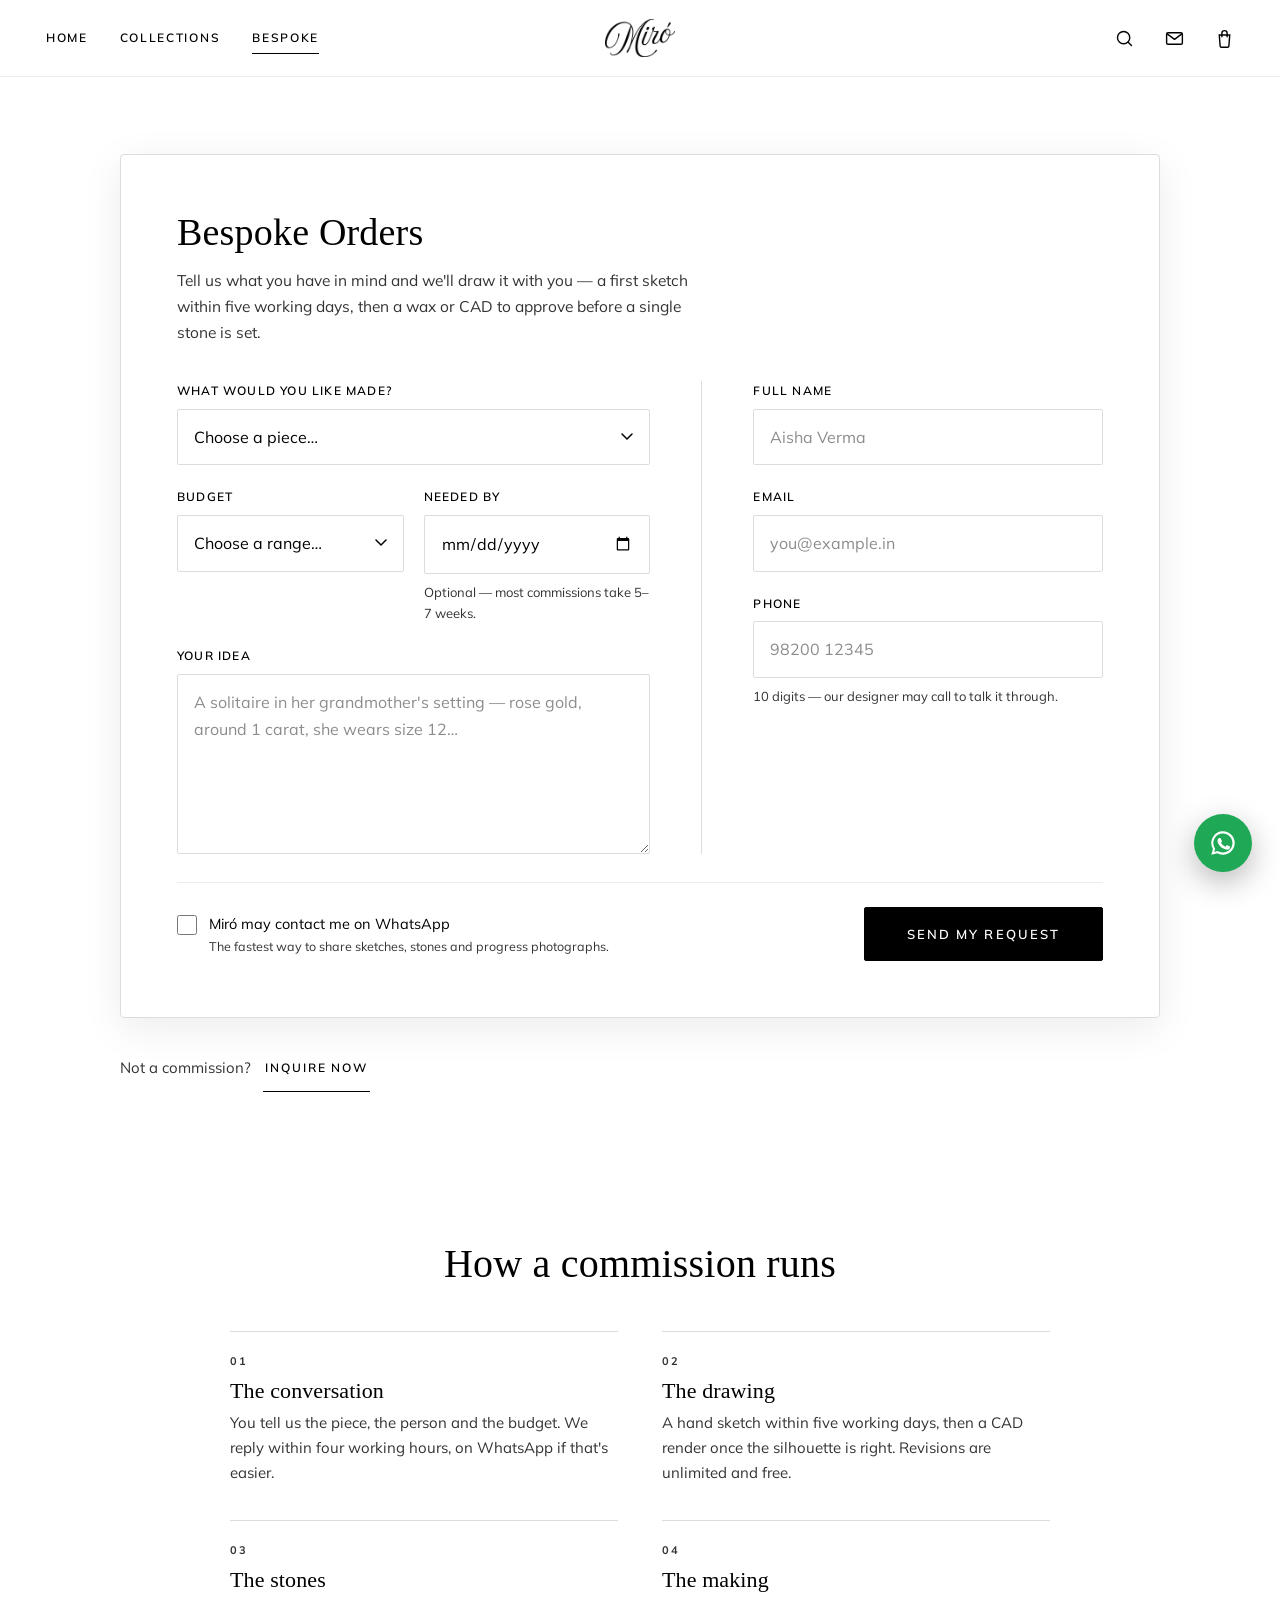
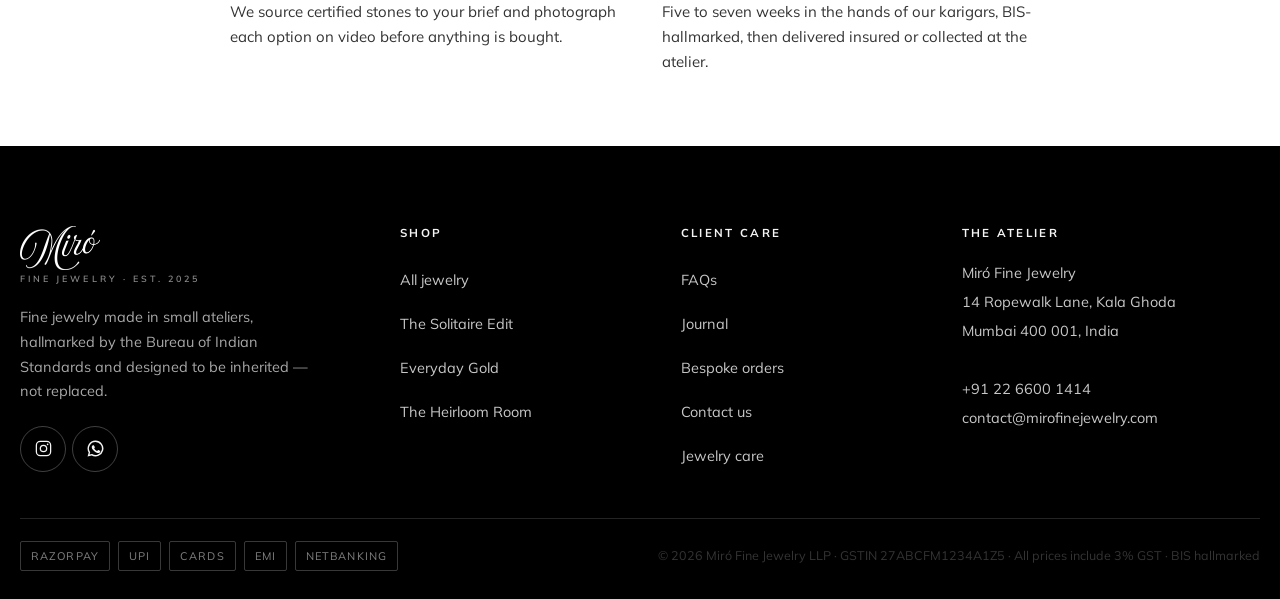
<file: bespoke.html>
<!DOCTYPE html>
<html lang="en">
<head>
  <meta charset="UTF-8">
  <meta name="viewport" content="width=device-width, initial-scale=1.0">
  <title>Bespoke Orders — Miró Fine Jewelry</title>
  <meta name="description" content="Commission a one-of-a-kind Miró piece — engagement rings, wedding bands and heirloom redesigns drawn with you and made by hand in our Kala Ghoda atelier.">
  <!-- seo:social -->
  <link rel="canonical" href="https://mirofinejewelry.com/bespoke.html">
  <meta property="og:type" content="website">
  <meta property="og:site_name" content="Miró Fine Jewelry">
  <meta property="og:locale" content="en_IN">
  <meta property="og:url" content="https://mirofinejewelry.com/bespoke.html">
  <meta property="og:title" content="Bespoke Orders — Miró Fine Jewelry">
  <meta property="og:description" content="Commission a one-of-a-kind Miró piece — engagement rings, wedding bands and heirloom redesigns drawn with you and made by hand in our Kala Ghoda atelier.">
  <meta property="og:image" content="https://mirofinejewelry.com/assets/img/miro-og.png">
  <meta property="og:image:alt" content="Miró Fine Jewelry">
  <meta name="twitter:card" content="summary_large_image">
  <meta name="twitter:title" content="Bespoke Orders — Miró Fine Jewelry">
  <meta name="twitter:description" content="Commission a one-of-a-kind Miró piece — engagement rings, wedding bands and heirloom redesigns drawn with you and made by hand in our Kala Ghoda atelier.">
  <meta name="twitter:image" content="https://mirofinejewelry.com/assets/img/miro-og.png">
  <link rel="preconnect" href="https://fonts.googleapis.com">
  <link rel="preconnect" href="https://fonts.gstatic.com" crossorigin>
  <link href="https://fonts.googleapis.com/css2?family=Mulish:wght@300;400;500;600;700&family=Monsieur+La+Doulaise&display=swap" rel="stylesheet">
  <link rel="icon" type="image/png" href="assets/img/miro-favicon.png">
  <link rel="stylesheet" href="assets/css/main.css">
  <link rel="stylesheet" href="assets/css/contact.css">
  <script src="assets/js/analytics.js"></script>
</head>
<body data-page="bespoke">
  <a class="skip-link" href="#main">Skip to content</a>
  <div id="site-chrome-top"></div>

  <main id="main">

    <!-- ============ Bespoke commissions — custom requests only
         (client feedback 2026-07-28: bespoke lives on its own page) ============ -->
    <section class="section contact-main" aria-labelledby="bespoke-title">
      <div class="container contact-postcard-wrap">

        <div class="postcard js-form-wrap">
          <h1 id="bespoke-title" class="postcard__title">Bespoke Orders</h1>
          <p class="postcard__lede">Tell us what you have in mind and we'll draw it with you — a first
            sketch within five working days, then a wax or CAD to approve before a single stone is set.</p>

          <form class="contact-form js-bespoke-form" novalidate>
            <div class="postcard__grid">

              <!-- ——— Left face: the commission ——— -->
              <div class="postcard__left">
                <div class="field">
                  <label for="bf-piece">What would you like made?</label>
                  <select class="select" id="bf-piece" name="piece" aria-describedby="bf-piece-err">
                    <option value="" selected>Choose a piece…</option>
                    <option value="Engagement ring">Engagement ring</option>
                    <option value="Wedding bands">Wedding bands</option>
                    <option value="Necklace or pendant">Necklace or pendant</option>
                    <option value="Earrings">Earrings</option>
                    <option value="Bracelet or bangle">Bracelet or bangle</option>
                    <option value="Heirloom redesign">Redesign an heirloom</option>
                    <option value="Something else">Something else entirely</option>
                  </select>
                  <p class="error-msg" id="bf-piece-err">Please choose what you'd like us to make.</p>
                </div>

                <div class="contact-form__row">
                  <div class="field">
                    <label for="bf-budget">Budget</label>
                    <select class="select" id="bf-budget" name="budget" aria-describedby="bf-budget-err">
                      <option value="" selected>Choose a range…</option>
                      <option value="Under ₹50,000">Under ₹50,000</option>
                      <option value="₹50,000 – ₹1,50,000">₹50,000 – ₹1,50,000</option>
                      <option value="₹1,50,000 – ₹3,00,000">₹1,50,000 – ₹3,00,000</option>
                      <option value="₹3,00,000 – ₹7,50,000">₹3,00,000 – ₹7,50,000</option>
                      <option value="Above ₹7,50,000">Above ₹7,50,000</option>
                      <option value="Not sure yet">Not sure yet</option>
                    </select>
                    <p class="error-msg" id="bf-budget-err">Please pick a range — it guides the stones we show you.</p>
                  </div>
                  <div class="field">
                    <label for="bf-date">Needed by</label>
                    <input class="input" id="bf-date" name="wearDate" type="date" aria-describedby="bf-date-hint bf-date-err">
                    <p class="hint" id="bf-date-hint">Optional — most commissions take 5–7 weeks.</p>
                    <p class="error-msg" id="bf-date-err">Please pick a date from today onwards.</p>
                  </div>
                </div>

                <div class="field postcard__message">
                  <label for="bf-message">Your idea</label>
                  <textarea class="textarea" id="bf-message" name="message"
                            placeholder="A solitaire in her grandmother's setting — rose gold, around 1 carat, she wears size 12…"
                            aria-describedby="bf-message-err"></textarea>
                  <p class="error-msg" id="bf-message-err">Do tell us a little — even a line helps us begin.</p>
                </div>
              </div>

              <!-- ——— The postcard rule ——— -->
              <div class="postcard__divider" aria-hidden="true"></div>

              <!-- ——— Right face: who it's from ——— -->
              <div class="postcard__right">
                <div class="field">
                  <label for="bf-name">Full name</label>
                  <input class="input" id="bf-name" name="name" type="text" autocomplete="name"
                         placeholder="Aisha Verma" aria-describedby="bf-name-err">
                  <p class="error-msg" id="bf-name-err">Please tell us your name — we'd like to address you properly.</p>
                </div>
                <div class="field">
                  <label for="bf-email">Email</label>
                  <input class="input" id="bf-email" name="email" type="email" autocomplete="email"
                         placeholder="you@example.in" aria-describedby="bf-email-err">
                  <p class="error-msg" id="bf-email-err">That email doesn't look complete — mind checking it?</p>
                </div>
                <div class="field">
                  <label for="bf-phone">Phone</label>
                  <input class="input" id="bf-phone" name="phone" type="tel" autocomplete="tel"
                         inputmode="numeric" maxlength="16" placeholder="98200 12345"
                         aria-describedby="bf-phone-hint bf-phone-err">
                  <p class="hint" id="bf-phone-hint">10 digits — our designer may call to talk it through.</p>
                  <p class="error-msg" id="bf-phone-err">Please enter a valid 10-digit mobile number.</p>
                </div>
              </div>
            </div>

            <div class="postcard__foot">
              <div class="contact-consent">
                <label class="checkbox-row" for="bf-consent">
                  <input type="checkbox" id="bf-consent" name="consent">
                  <span>Miró may contact me on WhatsApp
                    <small>The fastest way to share sketches, stones and progress photographs.</small>
                  </span>
                </label>
              </div>
              <button class="btn btn--block contact-form__submit" type="submit">Send my request</button>
            </div>
          </form>
        </div>

        <!-- ——— Success panel (swapped in after submit) ——— -->
        <div class="contact-success js-success" role="status" tabindex="-1" hidden>
          <p class="eyebrow eyebrow--teal">Received, with thanks</p>
          <h2 class="contact-success__title h-serif-italic">Thank you, <span class="js-success-name">friend</span> —
            your commission is with our designer.</h2>
          <p class="contact-success__copy">We reply within 4 working hours and send a first sketch within
            five working days. Nothing is charged until you approve the design.</p>
          <p class="contact-success__ref">Your reference · <strong class="js-success-ref">BSP-0000000000000</strong></p>
          <p class="contact-success__hint">Keep it handy — quote it if you write again and we'll pick up
            the same thread.</p>
          <button class="btn--text contact-success__again js-reset" type="button">Start another request
            <svg viewBox="0 0 24 24" fill="none" stroke="currentColor" stroke-width="1.6" width="16" height="16" aria-hidden="true"><path d="M4 12h15M13 6l6 6-6 6" stroke-linecap="round" stroke-linejoin="round"/></svg>
          </button>
        </div>

        <p class="postcard__aside">Not a commission? <a class="btn--text" href="contact.html">Inquire now</a></p>

      </div>
    </section>

    <!-- ============ How a commission runs ============ -->
    <section class="section section--tight bespoke-steps" aria-labelledby="steps-title">
      <div class="container container--narrow">
        <h2 id="steps-title" class="text-center reveal">How a commission runs</h2>
        <ol class="bespoke-steps__list reveal reveal--d1" role="list">
          <li>
            <span class="bespoke-steps__n">01</span>
            <h3>The conversation</h3>
            <p>You tell us the piece, the person and the budget. We reply within four working hours,
              on WhatsApp if that's easier.</p>
          </li>
          <li>
            <span class="bespoke-steps__n">02</span>
            <h3>The drawing</h3>
            <p>A hand sketch within five working days, then a CAD render once the silhouette is right.
              Revisions are unlimited and free.</p>
          </li>
          <li>
            <span class="bespoke-steps__n">03</span>
            <h3>The stones</h3>
            <p>We source certified stones to your brief and photograph each option on video before
              anything is bought.</p>
          </li>
          <li>
            <span class="bespoke-steps__n">04</span>
            <h3>The making</h3>
            <p>Five to seven weeks in the hands of our karigars, BIS-hallmarked, then delivered insured
              or collected at the atelier.</p>
          </li>
        </ol>
      </div>
    </section>

  </main>

  <div id="site-chrome-bottom"></div>
  <script src="assets/data/catalog.js"></script>
  <script src="assets/js/store.js"></script>
  <script src="assets/js/layout.js"></script>
  <script src="assets/js/bespoke.js"></script>
</body>
</html>
</file>
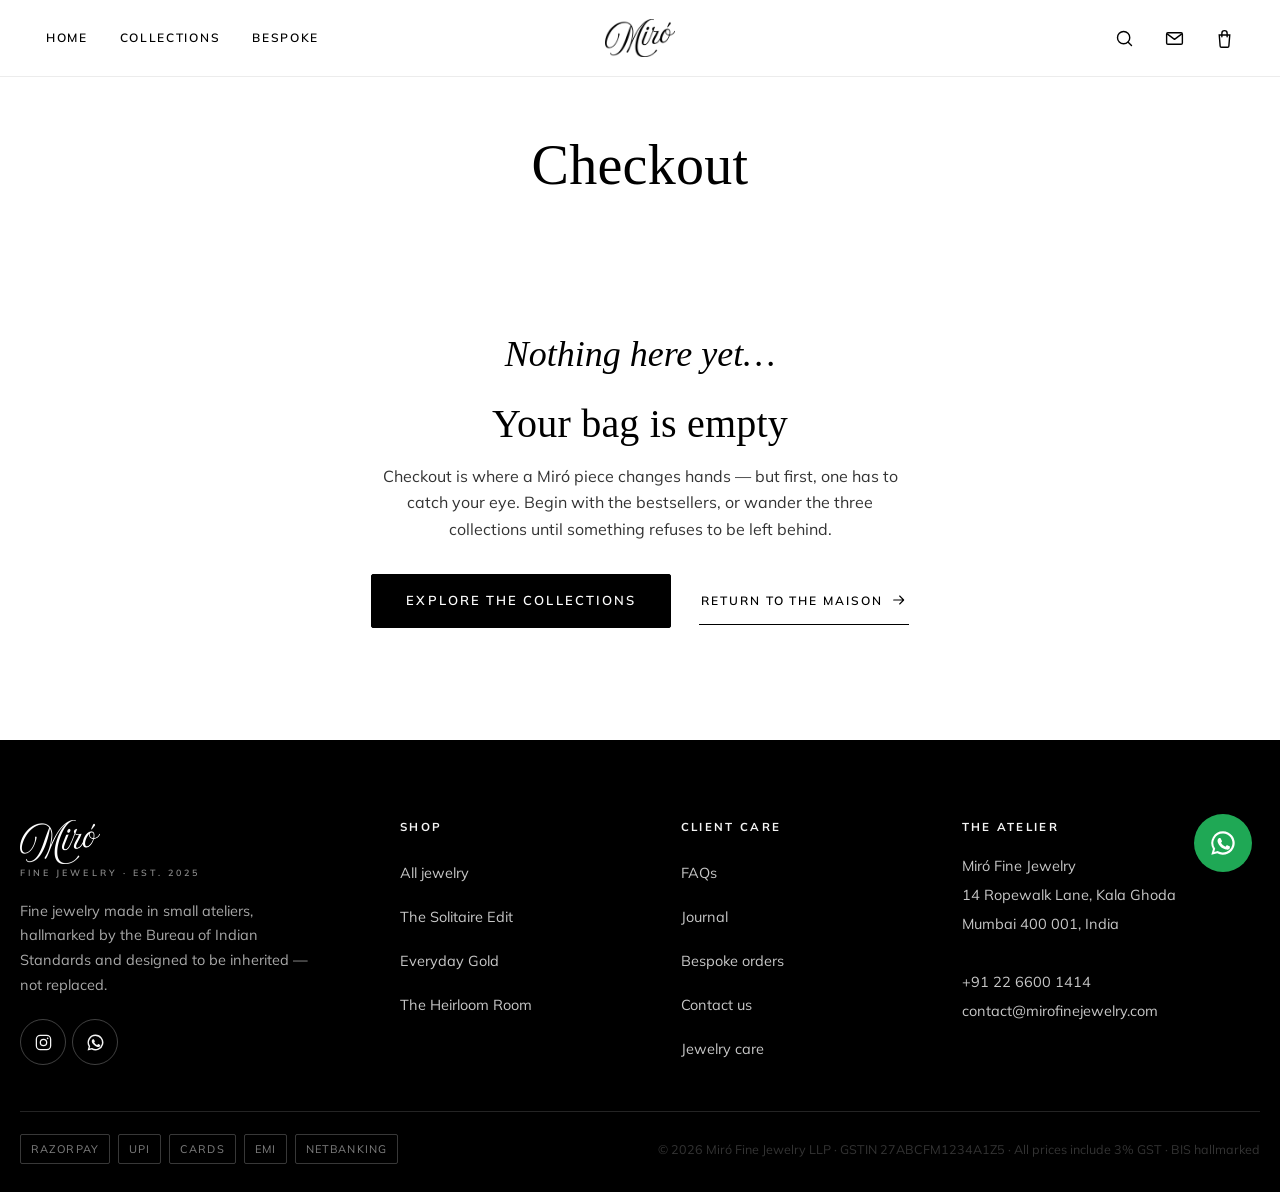
<file: checkout.html>
<!DOCTYPE html>
<html lang="en">
<head>
  <meta charset="UTF-8">
  <meta name="viewport" content="width=device-width, initial-scale=1.0">
  <title>Secure Checkout — Miró Fine Jewelry</title>
  <meta name="description" content="Complete your Miró order on one secure page — UPI, cards, netbanking and EMI via Razorpay, GST invoicing and insured doorstep delivery across India.">
  <!-- seo:noindex -->
  <meta name="robots" content="noindex, nofollow">
  <link rel="preconnect" href="https://fonts.googleapis.com">
  <link rel="preconnect" href="https://fonts.gstatic.com" crossorigin>
  <link href="https://fonts.googleapis.com/css2?family=Mulish:wght@300;400;500;600;700&family=Monsieur+La+Doulaise&display=swap" rel="stylesheet">
  <link rel="icon" type="image/png" href="assets/img/miro-favicon.png">
  <link rel="stylesheet" href="assets/css/main.css">
  <link rel="stylesheet" href="assets/css/checkout.css">
  <script src="assets/js/analytics.js"></script>
</head>
<body data-page="checkout">
  <a class="skip-link" href="#main">Skip to content</a>
  <div id="site-chrome-top"></div>

  <main id="main">

    <!-- ============ Page head — text only, no banner (client feedback) ============ -->
    <section class="page-hero page-hero--checkout" aria-labelledby="checkout-title">
      <div class="container">
        <h1 id="checkout-title" class="reveal">Checkout</h1>
      </div>
    </section>

    <!-- ============ Empty-bag guard ============ -->
    <section class="section checkout-empty js-empty" hidden aria-label="Your bag is empty">
      <div class="container container--narrow text-center">
        <p class="h-serif-italic checkout-empty__script reveal">Nothing here yet…</p>
        <h2 class="mt-3 reveal reveal--d1">Your bag is empty</h2>
        <p class="checkout-empty__copy reveal reveal--d2">Checkout is where a Miró piece changes hands — but first, one has to
          catch your eye. Begin with the bestsellers, or wander the three collections until something refuses
          to be left behind.</p>
        <div class="checkout-empty__ctas reveal reveal--d3">
          <a class="btn" href="collections.html">Explore the collections</a>
          <a class="btn--text" href="index.html">Return to the maison
            <svg viewBox="0 0 24 24" fill="none" stroke="currentColor" stroke-width="1.6" width="16" height="16" aria-hidden="true"><path d="M4 12h15M13 6l6 6-6 6" stroke-linecap="round" stroke-linejoin="round"/></svg>
          </a>
        </div>
      </div>
    </section>

    <!-- ============ Checkout ============ -->
    <div class="section section--tight checkout js-checkout">
      <div class="container">

        <!-- Mobile: collapsible order summary -->
        <details class="summary-mobile js-summary-details">
          <summary class="summary-mobile__bar">
            <span class="summary-mobile__label">
              <svg viewBox="0 0 24 24" fill="none" stroke="currentColor" stroke-width="1.6" width="18" height="18" aria-hidden="true"><path d="M6 8h12l-1 12.5a1.5 1.5 0 0 1-1.5 1.5h-7A1.5 1.5 0 0 1 7 20.5L6 8Z"/><path d="M9 10V6a3 3 0 0 1 6 0v4" stroke-linecap="round"/></svg>
              Order summary
            </span>
            <span class="summary-mobile__amount js-sum-mini">₹0</span>
            <svg class="summary-mobile__chevron" viewBox="0 0 24 24" fill="none" stroke="currentColor" stroke-width="1.6" width="16" height="16" aria-hidden="true"><path d="m6 9 6 6 6-6" stroke-linecap="round" stroke-linejoin="round"/></svg>
          </summary>
          <div class="summary-mobile__body js-summary-mobile"></div>
        </details>

        <div class="checkout__grid">

          <!-- ============ Left: the one-page form ============ -->
          <form class="checkout__form" id="checkout-form" novalidate>

            <!-- Section 1 · Contact -->
            <section class="fsection" aria-labelledby="s1-title">
              <header class="fsection__head">
                <span class="fsection__num" aria-hidden="true">1</span>
                <div>
                  <h2 class="fsection__title" id="s1-title">Contact</h2>
                  <p class="fsection__sub">Where we send your invoice, certificates and delivery updates.</p>
                </div>
              </header>
              <div class="fgrid">
                <div class="field">
                  <label for="co-email">Email address</label>
                  <input class="input" type="email" id="co-email" name="email" autocomplete="email"
                         placeholder="you@example.com" required>
                  <p class="error-msg" id="co-email-err">Please enter a valid email address — your tax invoice and IGI certificates arrive here.</p>
                </div>
                <div class="field">
                  <label for="co-phone">Mobile number</label>
                  <div class="phone-wrap">
                    <span class="phone-wrap__code" aria-hidden="true">+91</span>
                    <input class="input" type="tel" id="co-phone" name="phone" autocomplete="tel-national"
                           inputmode="numeric" maxlength="10" placeholder="98200 12345" required>
                  </div>
                  <p class="error-msg" id="co-phone-err">Please enter a 10-digit Indian mobile number (starting 6–9).</p>
                </div>
                <label class="checkbox-row">
                  <input type="checkbox" id="co-whatsapp" name="whatsapp" checked>
                  <span>Send my order updates on WhatsApp — dispatch, hallmark verification and doorstep timing, no marketing.</span>
                </label>
              </div>
            </section>

            <!-- Section 2 · Shipping address -->
            <section class="fsection" aria-labelledby="s2-title">
              <header class="fsection__head">
                <span class="fsection__num" aria-hidden="true">2</span>
                <div>
                  <h2 class="fsection__title" id="s2-title">Shipping address</h2>
                  <p class="fsection__sub">Every parcel travels fully insured, with signature on delivery.</p>
                </div>
              </header>
              <div class="fgrid">
                <div class="field">
                  <label for="sh-name">Full name</label>
                  <input class="input" type="text" id="sh-name" name="fullName" autocomplete="name"
                         placeholder="As it should read on the courier slip" required>
                  <p class="error-msg" id="sh-name-err">Please tell us who signs for the parcel.</p>
                </div>
                <div class="field">
                  <label for="sh-addr1">Flat / house no., building &amp; street</label>
                  <input class="input" type="text" id="sh-addr1" name="address1" autocomplete="address-line1"
                         placeholder="e.g. 402, Sea Breeze, Carter Road" required>
                  <p class="error-msg" id="sh-addr1-err">Please enter your street address.</p>
                </div>
                <div class="field">
                  <label for="sh-addr2">Area &amp; landmark <span class="label-opt">(optional)</span></label>
                  <input class="input" type="text" id="sh-addr2" name="address2" autocomplete="address-line2"
                         placeholder="e.g. Bandra West, opposite Mount Mary steps">
                </div>
                <div class="fgrid fgrid--2">
                  <div class="field">
                    <label for="sh-city">City</label>
                    <input class="input" type="text" id="sh-city" name="city" autocomplete="address-level2"
                           placeholder="e.g. Mumbai" required>
                    <p class="error-msg" id="sh-city-err">Please enter your city.</p>
                  </div>
                  <div class="field">
                    <label for="sh-state">State / union territory</label>
                    <select class="select" id="sh-state" name="state" autocomplete="address-level1" required>
                      <option value="">Select state / UT</option>
                      <optgroup label="States">
                        <option>Andhra Pradesh</option><option>Arunachal Pradesh</option><option>Assam</option>
                        <option>Bihar</option><option>Chhattisgarh</option><option>Goa</option>
                        <option>Gujarat</option><option>Haryana</option><option>Himachal Pradesh</option>
                        <option>Jharkhand</option><option>Karnataka</option><option>Kerala</option>
                        <option>Madhya Pradesh</option><option>Maharashtra</option><option>Manipur</option>
                        <option>Meghalaya</option><option>Mizoram</option><option>Nagaland</option>
                        <option>Odisha</option><option>Punjab</option><option>Rajasthan</option>
                        <option>Sikkim</option><option>Tamil Nadu</option><option>Telangana</option>
                        <option>Tripura</option><option>Uttar Pradesh</option><option>Uttarakhand</option>
                        <option>West Bengal</option>
                      </optgroup>
                      <optgroup label="Union territories">
                        <option>Andaman and Nicobar Islands</option><option>Chandigarh</option>
                        <option>Dadra and Nagar Haveli and Daman and Diu</option><option>Delhi</option>
                        <option>Jammu and Kashmir</option><option>Ladakh</option>
                        <option>Lakshadweep</option><option>Puducherry</option>
                      </optgroup>
                    </select>
                    <p class="error-msg" id="sh-state-err">Please choose your state or union territory.</p>
                  </div>
                </div>
                <div class="fgrid fgrid--2">
                  <div class="field">
                    <label for="sh-pincode">Pincode</label>
                    <input class="input" type="text" id="sh-pincode" name="pincode" autocomplete="postal-code"
                           inputmode="numeric" maxlength="6" placeholder="6-digit pincode" required>
                    <p class="error-msg" id="sh-pincode-err">Please enter a valid 6-digit pincode.</p>
                    <p class="delivery-note js-delivery" aria-live="polite"></p>
                  </div>
                  <div class="field">
                    <label for="sh-country">Country</label>
                    <input class="input input--fixed" type="text" id="sh-country" name="country" value="India" readonly>
                    <p class="hint">We currently deliver within India only — write to us for international enquiries.</p>
                  </div>
                </div>
              </div>
            </section>

            <!-- Section 3 · GST invoice -->
            <section class="fsection" aria-labelledby="s3-title">
              <header class="fsection__head">
                <span class="fsection__num" aria-hidden="true">3</span>
                <div>
                  <h2 class="fsection__title" id="s3-title">GST invoice</h2>
                  <p class="fsection__sub">A tax invoice accompanies every order. Add your GSTIN only if your business claims input credit.</p>
                </div>
              </header>
              <label class="checkbox-row gst-toggle">
                <input type="checkbox" id="gst-check" class="js-gst-toggle" aria-expanded="false" aria-controls="gst-fields">
                <span>I need a GST invoice for my business</span>
              </label>
              <div class="fgrid gst-fields" id="gst-fields" hidden>
                <div class="field">
                  <label for="gst-in">GSTIN</label>
                  <input class="input input--caps" type="text" id="gst-in" name="gstin" maxlength="15"
                         autocomplete="off" spellcheck="false" placeholder="e.g. 27ABCDE1234F1Z5">
                  <p class="hint">15 characters — state code, PAN, entity number.</p>
                  <p class="error-msg" id="gst-in-err">That doesn't look like a valid GSTIN — please check the 15-character format (e.g. 27ABCDE1234F1Z5).</p>
                </div>
                <div class="field">
                  <label for="gst-name">Registered business name</label>
                  <input class="input" type="text" id="gst-name" name="businessName" autocomplete="organization"
                         placeholder="Exactly as registered with GST">
                  <p class="error-msg" id="gst-name-err">Please enter the registered business name for the invoice.</p>
                </div>
              </div>
            </section>

            <!-- Section 4 · Payment -->
            <section class="fsection" aria-labelledby="s4-title">
              <header class="fsection__head">
                <span class="fsection__num" aria-hidden="true">4</span>
                <div>
                  <h2 class="fsection__title" id="s4-title">Payment</h2>
                  <p class="fsection__sub">Choose how you'd like to pay — you'll confirm on Razorpay's secure layer.</p>
                </div>
              </header>
              <fieldset class="paycards">
                <legend class="sr-only">Payment method</legend>
                <label class="paycard is-selected js-paycard">
                  <input type="radio" name="payment" value="upi" checked>
                  <span class="paycard__text">
                    <span class="paycard__name">UPI</span>
                    <span class="paycard__hint">Pay in seconds from GPay, PhonePe, Paytm or any UPI app — no fees.</span>
                  </span>
                </label>
                <label class="paycard js-paycard">
                  <input type="radio" name="payment" value="card">
                  <span class="paycard__text">
                    <span class="paycard__name">Credit / debit card</span>
                    <span class="paycard__hint">Visa, Mastercard, RuPay and Amex — tokenised, never stored by us.</span>
                  </span>
                </label>
                <div class="card-demo js-card-demo" hidden>
                  <div class="fgrid">
                    <div class="field">
                      <label for="pay-cardno">Card number</label>
                      <input class="input" type="text" id="pay-cardno" placeholder="•••• •••• •••• 4242" disabled>
                    </div>
                    <div class="fgrid fgrid--2">
                      <div class="field">
                        <label for="pay-exp">Expiry</label>
                        <input class="input" type="text" id="pay-exp" placeholder="MM / YY" disabled>
                      </div>
                      <div class="field">
                        <label for="pay-cvv">CVV</label>
                        <input class="input" type="text" id="pay-cvv" placeholder="•••" disabled>
                      </div>
                    </div>
                  </div>
                  <p class="card-demo__note">Demo build — card fields activate with live Razorpay keys.</p>
                </div>
                <label class="paycard js-paycard">
                  <input type="radio" name="payment" value="netbanking">
                  <span class="paycard__text">
                    <span class="paycard__name">Netbanking</span>
                    <span class="paycard__hint">All major Indian banks — redirected securely and back in seconds.</span>
                  </span>
                </label>
                <label class="paycard js-paycard">
                  <input type="radio" name="payment" value="emi">
                  <span class="paycard__text">
                    <span class="paycard__name">EMI · 3–12 months</span>
                    <span class="paycard__hint">Split your purchase across 3, 6, 9 or 12 months on major credit cards.</span>
                  </span>
                </label>
              </fieldset>
              <p class="razorpay-strip">
                <svg viewBox="0 0 24 24" fill="none" stroke="currentColor" stroke-width="1.6" width="16" height="16" aria-hidden="true"><path d="M12 3 5 6v5c0 4.4 3 8.4 7 9.7 4-1.3 7-5.3 7-9.7V6l-7-3Z"/><path d="m9.2 12 2 2 3.8-4" stroke-linecap="round" stroke-linejoin="round"/></svg>
                Secured by <strong>Razorpay</strong> — India's most trusted payment gateway
              </p>
            </section>

            <button class="btn btn--lg btn--block pay-btn" type="submit">
              Pay <span class="js-pay-amount">₹0</span> securely
            </button>
            <p class="pay-legal">By placing this order you accept our 15-day return policy and lifetime-care
              terms — see <a href="faqs.html">FAQs</a>. Your details are used only to craft, insure and deliver
              this order.</p>
          </form>

          <!-- ============ Right: sticky order summary (desktop) ============ -->
          <aside class="checkout__aside" aria-label="Order summary">
            <div class="summary-card">
              <h2 class="summary-card__title">Order summary</h2>
              <div class="js-summary-desktop"></div>
              <p class="summary-card__edit"><a href="cart.html">Edit bag</a></p>
            </div>
          </aside>

        </div>

        <!-- Trust footer row -->
        <ul class="trust-row" role="list">
          <li>
            <svg viewBox="0 0 24 24" fill="none" stroke="currentColor" stroke-width="1.6" aria-hidden="true"><path d="M12 3 5 6v5c0 4.4 3 8.4 7 9.7 4-1.3 7-5.3 7-9.7V6l-7-3Z"/><path d="m9.2 12 2 2 3.8-4" stroke-linecap="round" stroke-linejoin="round"/></svg>
            BIS-hallmarked gold
          </li>
          <li>
            <svg viewBox="0 0 24 24" fill="none" stroke="currentColor" stroke-width="1.6" aria-hidden="true"><path d="M12 3 3 9l9 12L21 9l-9-6Z"/><path d="M3 9h18M9 9l3 12M15 9l-3 12" stroke-linejoin="round"/></svg>
            IGI-certified diamonds
          </li>
          <li>
            <svg viewBox="0 0 24 24" fill="none" stroke="currentColor" stroke-width="1.6" aria-hidden="true"><path d="M3 7h11v8H3zM14 10h4l3 3v2h-7z"/><circle cx="7" cy="17.5" r="1.8"/><circle cx="17" cy="17.5" r="1.8"/></svg>
            Insured doorstep delivery
          </li>
          <li>
            <svg viewBox="0 0 24 24" fill="none" stroke="currentColor" stroke-width="1.6" aria-hidden="true"><path d="M4 9a8 8 0 1 1 2.3 6.3" stroke-linecap="round"/><path d="M4 4v5h5" stroke-linecap="round" stroke-linejoin="round"/></svg>
            15-day easy returns
          </li>
        </ul>

      </div>
    </div>

  </main>

  <div id="site-chrome-bottom"></div>

  <!-- ============ Processing overlay ============ -->
  <div class="pay-overlay js-pay-overlay" role="alertdialog" aria-modal="true" aria-label="Processing payment" hidden>
    <div class="pay-overlay__inner" aria-live="assertive">
      <img class="logo-mark pay-overlay__logo" src="assets/img/miro-logo-wordmark.png" alt="" aria-hidden="true" width="640" height="351">
      <p class="pay-overlay__status">Contacting Razorpay…</p>
      <p class="pay-overlay__note">Do not refresh or close this window.</p>
    </div>
  </div>

  <script src="assets/data/catalog.js"></script>
  <script src="assets/js/store.js"></script>
  <script src="assets/js/layout.js"></script>
  <script src="assets/js/checkout.js"></script>
</body>
</html>
</file>
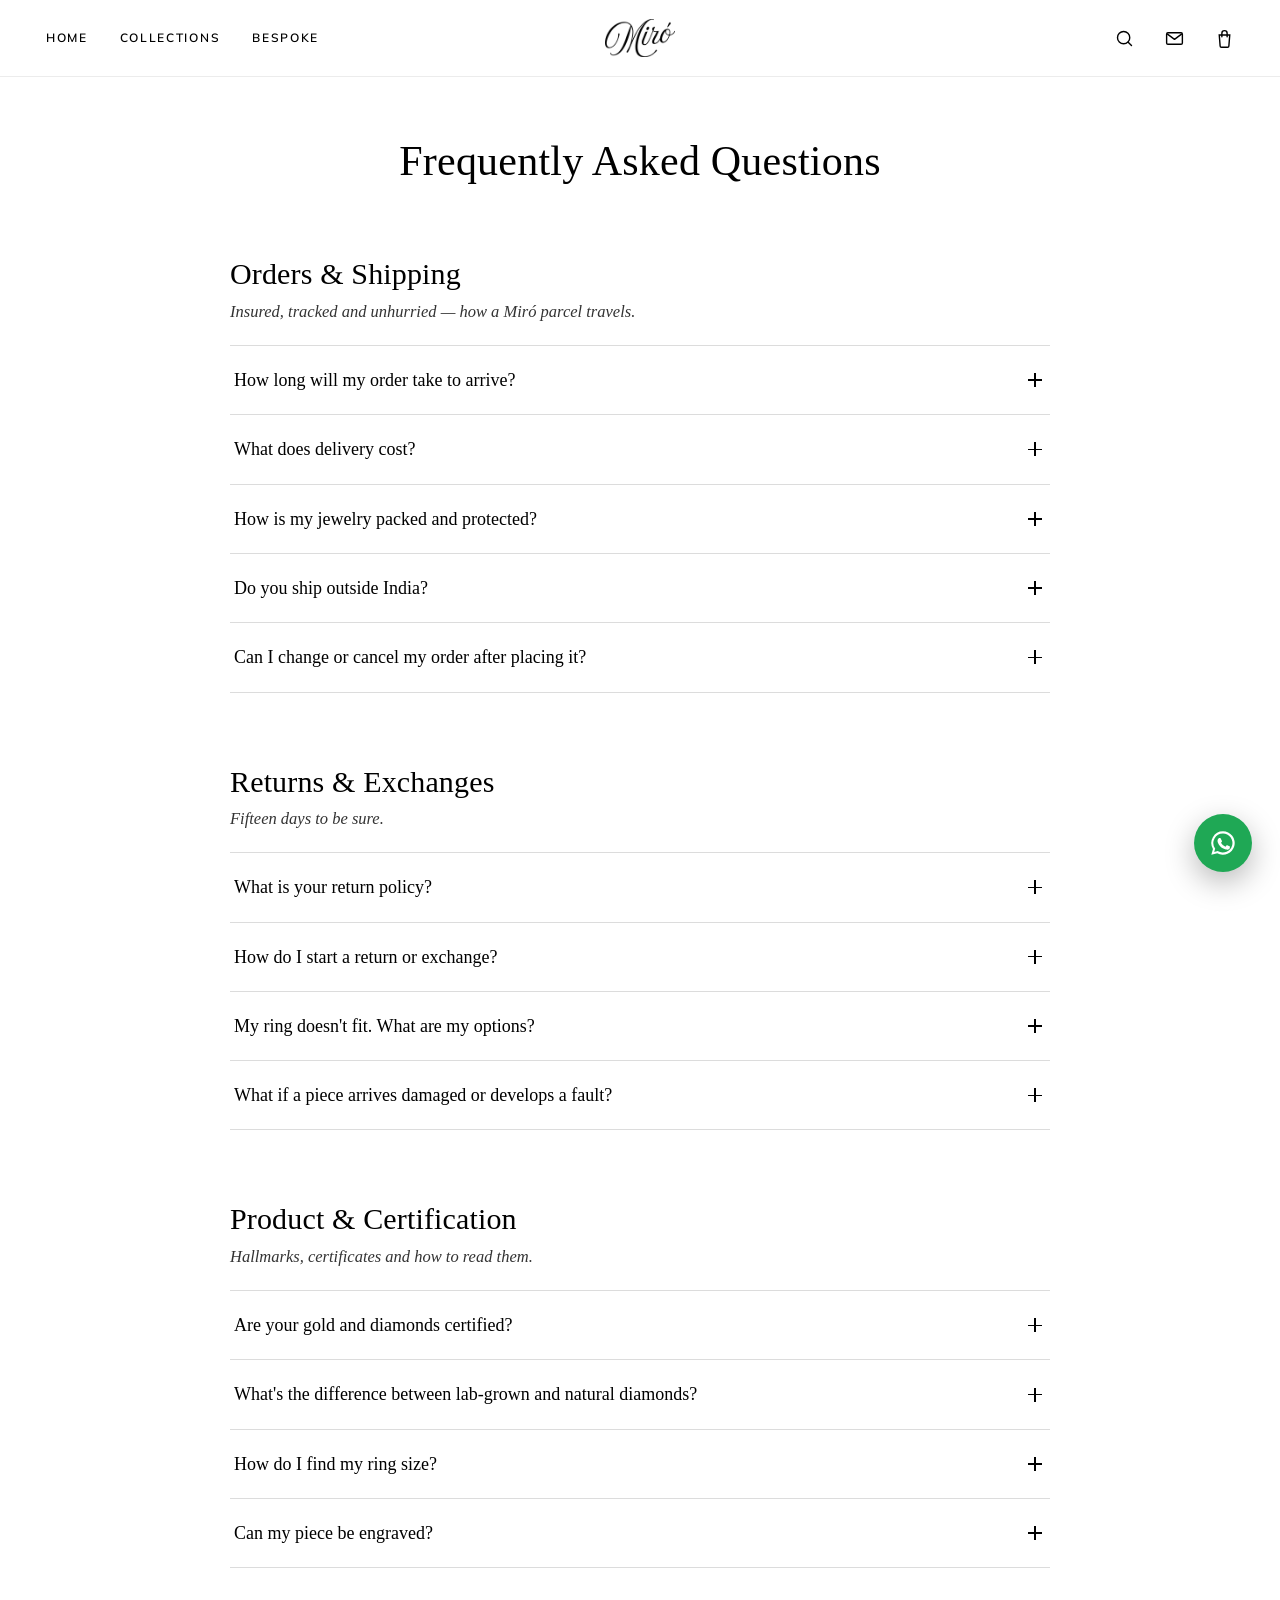
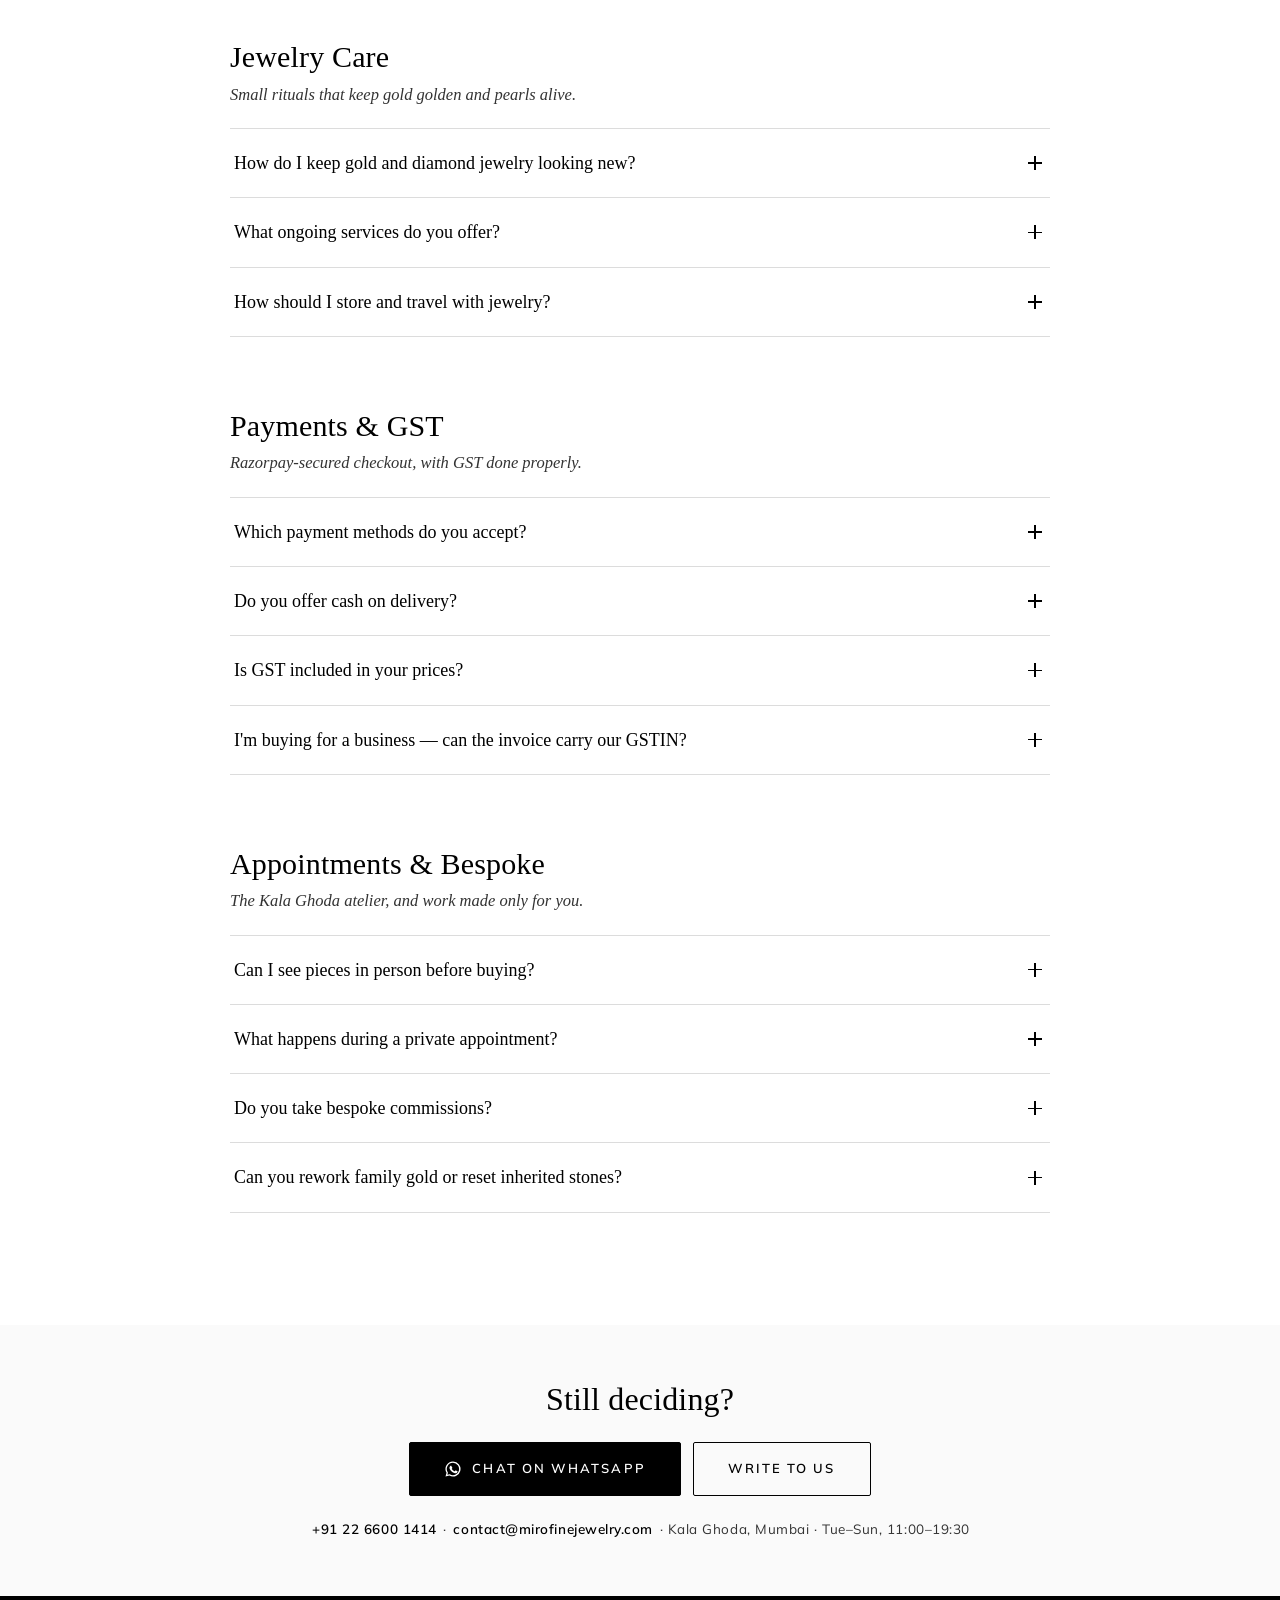
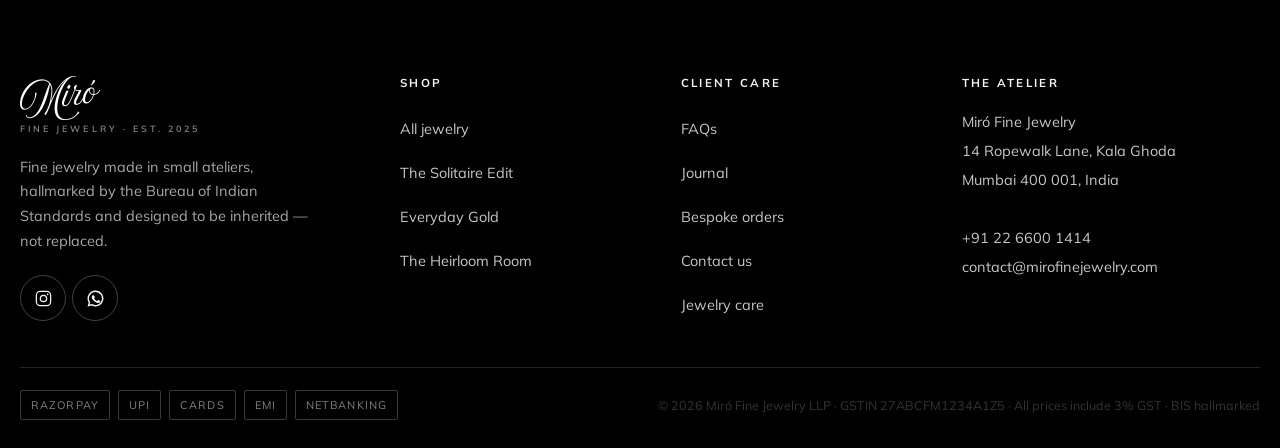
<file: faqs.html>
<!DOCTYPE html>
<html lang="en">
<head>
  <meta charset="UTF-8">
  <meta name="viewport" content="width=device-width, initial-scale=1.0">
  <title>FAQs — Miró Fine Jewelry</title>
  <meta name="description" content="Answers to everything asked across the Miró table — insured shipping, 15-day returns, BIS hallmarking and IGI certificates, jewelry care, GST invoicing, EMI and appointments at our Kala Ghoda atelier.">
  <!-- seo:social -->
  <link rel="canonical" href="https://mirofinejewelry.com/faqs.html">
  <meta property="og:type" content="article">
  <meta property="og:site_name" content="Miró Fine Jewelry">
  <meta property="og:locale" content="en_IN">
  <meta property="og:url" content="https://mirofinejewelry.com/faqs.html">
  <meta property="og:title" content="FAQs — Miró Fine Jewelry">
  <meta property="og:description" content="Answers to everything asked across the Miró table — insured shipping, 15-day returns, BIS hallmarking and IGI certificates, jewelry care, GST invoicing, EMI and appointments at our Kala Ghoda atelier.">
  <meta property="og:image" content="https://mirofinejewelry.com/assets/img/miro-og.png">
  <meta property="og:image:alt" content="Miró Fine Jewelry">
  <meta name="twitter:card" content="summary_large_image">
  <meta name="twitter:title" content="FAQs — Miró Fine Jewelry">
  <meta name="twitter:description" content="Answers to everything asked across the Miró table — insured shipping, 15-day returns, BIS hallmarking and IGI certificates, jewelry care, GST invoicing, EMI and appointments at our Kala Ghoda atelier.">
  <meta name="twitter:image" content="https://mirofinejewelry.com/assets/img/miro-og.png">
  <link rel="preconnect" href="https://fonts.googleapis.com">
  <link rel="preconnect" href="https://fonts.gstatic.com" crossorigin>
  <link href="https://fonts.googleapis.com/css2?family=Mulish:wght@300;400;500;600;700&family=Monsieur+La+Doulaise&display=swap" rel="stylesheet">
  <link rel="icon" type="image/png" href="assets/img/miro-favicon.png">
  <link rel="stylesheet" href="assets/css/main.css">
  <link rel="stylesheet" href="assets/css/faqs.css">
  <script src="assets/js/analytics.js"></script>
  <!-- seo:jsonld:faqpage -->
  <script type="application/ld+json">
{
  "@context": "https://schema.org",
  "@type": "FAQPage",
  "@id": "https://mirofinejewelry.com/faqs.html#faq",
  "url": "https://mirofinejewelry.com/faqs.html",
  "name": "Frequently asked questions — Miró Fine Jewelry",
  "inLanguage": "en-IN",
  "publisher": {
    "@id": "https://mirofinejewelry.com/#organization"
  },
  "mainEntity": [
    {
      "@type": "Question",
      "name": "How long will my order take to arrive?",
      "acceptedAnswer": {
        "@type": "Answer",
        "text": "In-stock pieces leave the atelier within 48 hours and arrive fully insured in 3–5 working days to metro cities, and 5–8 working days everywhere else in India. Made-to-order designs — most engagement rings among them — show their crafting time on the product page, typically 14–18 days. Either way, a tracking link reaches you the moment your parcel is collected, with WhatsApp updates if you'd like them."
      }
    },
    {
      "@type": "Question",
      "name": "What does delivery cost?",
      "acceptedAnswer": {
        "@type": "Answer",
        "text": "Delivery is complimentary on orders above ₹50,000. Below that, a flat ₹250 covers any address in India. Every shipment — whatever its value — travels fully insured, with signature on delivery."
      }
    },
    {
      "@type": "Question",
      "name": "How is my jewelry packed and protected?",
      "acceptedAnswer": {
        "@type": "Answer",
        "text": "Each piece is sealed in tamper-evident packaging inside a plain, unmarked courier box — no logos, nothing to announce what's inside. Within it you'll find the Miró gift box, your certificates, the GST invoice and a care card. Parcels are insured door to door and released only against an OTP and signature, so if a box ever looks disturbed, simply refuse it and message us."
      }
    },
    {
      "@type": "Question",
      "name": "Do you ship outside India?",
      "acceptedAnswer": {
        "@type": "Answer",
        "text": "International delivery is arranged on request through our concierge. Send the piece and the destination to contact@mirofinejewelry.com or over WhatsApp, and we'll come back with a fully insured quote, duties guidance and an honest timeline before you commit to anything."
      }
    },
    {
      "@type": "Question",
      "name": "Can I change or cancel my order after placing it?",
      "acceptedAnswer": {
        "@type": "Answer",
        "text": "For in-stock pieces, yes — we can amend the address, metal or size, or cancel outright, any time before dispatch, which usually means within 24 hours. Made-to-order and engraved pieces can be changed or cancelled within 24 hours of confirmation; after that the bench begins, and the piece is committed to you."
      }
    },
    {
      "@type": "Question",
      "name": "What is your return policy?",
      "acceptedAnswer": {
        "@type": "Answer",
        "text": "Unworn pieces in original condition can be returned within 15 days of delivery for a full refund — tags on, certificates and invoice included. Made-to-order and engraved pieces are crafted for you alone, so they can't be returned or exchanged, though rings still carry their complimentary resize. No forms and no interrogation: message us and we'll arrange the rest."
      }
    },
    {
      "@type": "Question",
      "name": "How do I start a return or exchange?",
      "acceptedAnswer": {
        "@type": "Answer",
        "text": "Write to contact@mirofinejewelry.com or message us on WhatsApp with your order number, and we'll book an insured doorstep pickup — nothing to print, nothing to pay. Once the piece passes a quick check at the atelier, refunds reach your original payment method within 7–10 working days. Exchanges dispatch as soon as your new piece is ready."
      }
    },
    {
      "@type": "Question",
      "name": "My ring doesn't fit. What are my options?",
      "acceptedAnswer": {
        "@type": "Answer",
        "text": "Every ring includes one complimentary resize within the 15-day window: we collect it, resize it at the bench and return it insured, usually inside ten days. If you're between sizes when ordering, take the larger — sizing down is gentler on a setting than sizing up. Beyond the window, resizing remains available for life at a modest bench charge."
      }
    },
    {
      "@type": "Question",
      "name": "What if a piece arrives damaged or develops a fault?",
      "acceptedAnswer": {
        "@type": "Answer",
        "text": "Tell us within 48 hours of delivery — photographs over WhatsApp are enough — and we'll repair or replace it with the courier on us. Beyond that, every Miró piece is warranted for one year against manufacturing defects: loose settings, faulty clasps, plating flaws. Damage from accidents or alterations by another jeweller isn't covered, but our lifetime service can usually put things right."
      }
    },
    {
      "@type": "Question",
      "name": "Are your gold and diamonds certified?",
      "acceptedAnswer": {
        "@type": "Answer",
        "text": "Every gram of our gold is BIS-hallmarked — the purity mark and unique HUID are laser-etched discreetly on each piece. Diamonds are independently graded by IGI, and the certificate detailing cut, colour, clarity and carat travels in your order beside the invoice. Keep the two together; they matter for insurance, valuation and any future resale."
      }
    },
    {
      "@type": "Question",
      "name": "What's the difference between lab-grown and natural diamonds?",
      "acceptedAnswer": {
        "@type": "Answer",
        "text": "Nothing your eye, a loupe or a tester can find — both are pure crystallised carbon with identical fire and hardness. A natural diamond formed underground over a billion years or more; a lab-grown one crystallises over weeks in controlled conditions, is graded to the same 4C standards with an IGI certificate, and costs meaningfully less carat for carat. We work with both, and every product page states plainly which stone you're looking at."
      }
    },
    {
      "@type": "Question",
      "name": "How do I find my ring size?",
      "acceptedAnswer": {
        "@type": "Answer",
        "text": "Measure the inner diameter of a ring that already fits and match it to the size guide on any ring's product page — we use standard Indian sizes 6 through 18. If you're between sizes, choose the larger; your first resize is complimentary within 15 days, so a near-miss is never a problem. For milestone pieces, come and be sized properly at the atelier."
      }
    },
    {
      "@type": "Question",
      "name": "Can my piece be engraved?",
      "acceptedAnswer": {
        "@type": "Answer",
        "text": "Most rings, coins and disc pendants take hand engraving of up to 15 characters — initials, a date, coordinates, one private word. Add it in the customisation step on the product page and we'll cut it at the bench before dispatch. One thing to know: engraved pieces are yours alone, so they sit outside the 15-day return policy."
      }
    },
    {
      "@type": "Question",
      "name": "How do I keep gold and diamond jewelry looking new?",
      "acceptedAnswer": {
        "@type": "Answer",
        "text": "Make jewelry the last thing you put on and the first thing you take off — perfume, hairspray and sanitiser are what dull gold and film over stones. After wear, wipe with the soft cloth from your Miró box and rest the piece in its own storage pouch, away from neighbours that could scratch it. A monthly bath in lukewarm water with a drop of mild soap and a soft brush keeps pavé lively."
      }
    },
    {
      "@type": "Question",
      "name": "What ongoing services do you offer?",
      "acceptedAnswer": {
        "@type": "Answer",
        "text": "Lifetime care, in a word: complimentary cleaning, polishing and rhodium or gold plating touch-ups for as long as you own the piece. Book over WhatsApp or leave it with us at the Kala Ghoda atelier — most refreshes are ready within the week. We also recommend a yearly prong check for daily-worn rings; that's part of the same promise."
      }
    },
    {
      "@type": "Question",
      "name": "How should I store and travel with jewelry?",
      "acceptedAnswer": {
        "@type": "Answer",
        "text": "One piece, one pouch — gold will scratch gold, and diamonds will scratch everything. Fasten chains before they're put away to spare yourself the knots, and keep pearls apart from metals entirely. When travelling, the pouches from your order are the safest home, and fine jewelry belongs in hand luggage, never checked."
      }
    },
    {
      "@type": "Question",
      "name": "Which payment methods do you accept?",
      "acceptedAnswer": {
        "@type": "Answer",
        "text": "Checkout is secured end to end by Razorpay and takes UPI, all major credit and debit cards, and netbanking across leading Indian banks. Your card details are handled entirely by Razorpay and never touch our servers. Most payments clear in seconds, and your order confirmation follows immediately."
      }
    },
    {
      "@type": "Question",
      "name": "Do you offer cash on delivery?",
      "acceptedAnswer": {
        "@type": "Answer",
        "text": "We don't. Fine jewelry travels under full insurance with tamper-evident sealing and OTP-verified handover, and that protection is only possible on prepaid orders. With UPI, cards, netbanking and EMI available, checkout takes under a minute — and your piece is covered from our door to yours."
      }
    },
    {
      "@type": "Question",
      "name": "Is GST included in your prices?",
      "acceptedAnswer": {
        "@type": "Answer",
        "text": "Always. Every price on the site includes jewelry GST of 3% — 1.5% CGST and 1.5% SGST — so nothing is added at checkout beyond delivery, where applicable. A formal GST tax invoice with the full break-up accompanies every order; keep it with your certificates, as it's your proof of purchase for insurance and resale."
      }
    },
    {
      "@type": "Question",
      "name": "I'm buying for a business — can the invoice carry our GSTIN?",
      "acceptedAnswer": {
        "@type": "Answer",
        "text": "Yes. Add your GSTIN in the optional field at checkout and the tax invoice will be issued to your business name with the GSTIN printed, ready for your books. Forgot? Write to contact@mirofinejewelry.com within 48 hours of ordering and we'll reissue it correctly."
      }
    },
    {
      "@type": "Question",
      "name": "Can I see pieces in person before buying?",
      "acceptedAnswer": {
        "@type": "Answer",
        "text": "Please do. The atelier at 14 Ropewalk Lane, Kala Ghoda, Mumbai is open Tuesday to Sunday, 11:00–19:30, by appointment. Book through the contact page or WhatsApp, tell us what you'd like to meet, and we'll have it ready — along with anything similar worth trying against it."
      }
    },
    {
      "@type": "Question",
      "name": "What happens during a private appointment?",
      "acceptedAnswer": {
        "@type": "Answer",
        "text": "An unhurried hour, more or less: you'll try pieces at the table, compare stones and metals side by side under proper light, and be measured precisely for size. Nothing is hard-sold, and most guests visit twice before a significant piece. If you're planning a proposal, we're practised co-conspirators — and entirely discreet."
      }
    },
    {
      "@type": "Question",
      "name": "Do you take bespoke commissions?",
      "acceptedAnswer": {
        "@type": "Answer",
        "text": "Gladly — bespoke is where the atelier is happiest. It begins with a conversation about the occasion and budget, moves through sketches and a render for your approval, and finishes at the bench in 4–8 weeks depending on complexity. A deposit confirms the commission, and you'll see photographs of the work as it progresses."
      }
    },
    {
      "@type": "Question",
      "name": "Can you rework family gold or reset inherited stones?",
      "acceptedAnswer": {
        "@type": "Answer",
        "text": "Yes, and it's some of our favourite work. Bring the piece in: we'll assess the stones and metal with you at the table, then design around what holds the most meaning. Your family gold can be refined and set off against the new piece, so the heirloom carries forward in substance as well as sentiment."
      }
    }
  ]
}
  </script>
</head>
<body data-page="faqs">
  <a class="skip-link" href="#main">Skip to content</a>
  <div id="site-chrome-top"></div>

  <main id="main">

    <!-- ============ Page title — plain (client feedback) ============ -->
    <section class="page-hero faq-hero" aria-labelledby="faq-title">
      <div class="container container--narrow">
        <h1 id="faq-title">Frequently Asked Questions</h1>
      </div>
    </section>

    <!-- ============ Question groups (client feedback: no topics sidebar) ============ -->
    <div class="faq-main">
      <div class="container faq-layout">

        <div class="faq-content">

          <!-- ———— Orders & Shipping ———— -->
          <section class="faq-group js-faq-group" id="orders" aria-labelledby="t-orders">
            <div class="faq-group__head reveal">
              <h2 id="t-orders">Orders &amp; Shipping</h2>
              <p class="faq-group__sub h-serif-italic">Insured, tracked and unhurried — how a Miró parcel travels.</p>
            </div>
            <div class="accordion">

              <div class="accordion__item js-faq-item">
                <h3 class="faq-item__q">
                  <button class="accordion__trigger" type="button" aria-expanded="false" aria-controls="a-orders-1" id="q-orders-1">
                    <span>How long will my order take to arrive?</span>
                    <span class="accordion__icon" aria-hidden="true"></span>
                  </button>
                </h3>
                <div class="accordion__panel" id="a-orders-1" role="region" aria-labelledby="q-orders-1">
                  <div class="accordion__content">
                    <p>In-stock pieces leave the atelier within 48 hours and arrive fully insured in
                      3–5 working days to metro cities, and 5–8 working days everywhere else in India.
                      Made-to-order designs — most engagement rings among them — show their crafting time
                      on the product page, typically 14–18 days. Either way, a tracking link reaches you
                      the moment your parcel is collected, with WhatsApp updates if you'd like them.</p>
                  </div>
                </div>
              </div>

              <div class="accordion__item js-faq-item">
                <h3 class="faq-item__q">
                  <button class="accordion__trigger" type="button" aria-expanded="false" aria-controls="a-orders-2" id="q-orders-2">
                    <span>What does delivery cost?</span>
                    <span class="accordion__icon" aria-hidden="true"></span>
                  </button>
                </h3>
                <div class="accordion__panel" id="a-orders-2" role="region" aria-labelledby="q-orders-2">
                  <div class="accordion__content">
                    <p>Delivery is complimentary on orders above <span class="js-money" data-money="threshold"></span>.
                      Below that, a flat <span class="js-money" data-money="fee"></span> covers any address in India.
                      Every shipment — whatever its value — travels fully insured, with signature on delivery.</p>
                  </div>
                </div>
              </div>

              <div class="accordion__item js-faq-item">
                <h3 class="faq-item__q">
                  <button class="accordion__trigger" type="button" aria-expanded="false" aria-controls="a-orders-3" id="q-orders-3">
                    <span>How is my jewelry packed and protected?</span>
                    <span class="accordion__icon" aria-hidden="true"></span>
                  </button>
                </h3>
                <div class="accordion__panel" id="a-orders-3" role="region" aria-labelledby="q-orders-3">
                  <div class="accordion__content">
                    <p>Each piece is sealed in tamper-evident packaging inside a plain, unmarked courier box —
                      no logos, nothing to announce what's inside. Within it you'll find the Miró gift box,
                      your certificates, the GST invoice and a care card. Parcels are insured door to door and
                      released only against an OTP and signature, so if a box ever looks disturbed, simply
                      refuse it and message us.</p>
                  </div>
                </div>
              </div>

              <div class="accordion__item js-faq-item">
                <h3 class="faq-item__q">
                  <button class="accordion__trigger" type="button" aria-expanded="false" aria-controls="a-orders-4" id="q-orders-4">
                    <span>Do you ship outside India?</span>
                    <span class="accordion__icon" aria-hidden="true"></span>
                  </button>
                </h3>
                <div class="accordion__panel" id="a-orders-4" role="region" aria-labelledby="q-orders-4">
                  <div class="accordion__content">
                    <p>International delivery is arranged on request through our concierge. Send the piece
                      and the destination to <a href="mailto:contact@mirofinejewelry.com">contact@mirofinejewelry.com</a> or
                      over WhatsApp, and we'll come back with a fully insured quote, duties guidance and an
                      honest timeline before you commit to anything.</p>
                  </div>
                </div>
              </div>

              <div class="accordion__item js-faq-item">
                <h3 class="faq-item__q">
                  <button class="accordion__trigger" type="button" aria-expanded="false" aria-controls="a-orders-5" id="q-orders-5">
                    <span>Can I change or cancel my order after placing it?</span>
                    <span class="accordion__icon" aria-hidden="true"></span>
                  </button>
                </h3>
                <div class="accordion__panel" id="a-orders-5" role="region" aria-labelledby="q-orders-5">
                  <div class="accordion__content">
                    <p>For in-stock pieces, yes — we can amend the address, metal or size, or cancel outright,
                      any time before dispatch, which usually means within 24 hours. Made-to-order and engraved
                      pieces can be changed or cancelled within 24 hours of confirmation; after that the bench
                      begins, and the piece is committed to you.</p>
                  </div>
                </div>
              </div>

            </div>
          </section>

          <!-- ———— Returns & Exchanges ———— -->
          <section class="faq-group js-faq-group" id="returns" aria-labelledby="t-returns">
            <div class="faq-group__head reveal">
              <h2 id="t-returns">Returns &amp; Exchanges</h2>
              <p class="faq-group__sub h-serif-italic">Fifteen days to be sure.</p>
            </div>
            <div class="accordion">

              <div class="accordion__item js-faq-item">
                <h3 class="faq-item__q">
                  <button class="accordion__trigger" type="button" aria-expanded="false" aria-controls="a-returns-1" id="q-returns-1">
                    <span>What is your return policy?</span>
                    <span class="accordion__icon" aria-hidden="true"></span>
                  </button>
                </h3>
                <div class="accordion__panel" id="a-returns-1" role="region" aria-labelledby="q-returns-1">
                  <div class="accordion__content">
                    <p>Unworn pieces in original condition can be returned within 15 days of delivery for a
                      full refund — tags on, certificates and invoice included. Made-to-order and engraved
                      pieces are crafted for you alone, so they can't be returned or exchanged, though rings
                      still carry their complimentary resize. No forms and no interrogation: message us and
                      we'll arrange the rest.</p>
                  </div>
                </div>
              </div>

              <div class="accordion__item js-faq-item">
                <h3 class="faq-item__q">
                  <button class="accordion__trigger" type="button" aria-expanded="false" aria-controls="a-returns-2" id="q-returns-2">
                    <span>How do I start a return or exchange?</span>
                    <span class="accordion__icon" aria-hidden="true"></span>
                  </button>
                </h3>
                <div class="accordion__panel" id="a-returns-2" role="region" aria-labelledby="q-returns-2">
                  <div class="accordion__content">
                    <p>Write to <a href="mailto:contact@mirofinejewelry.com">contact@mirofinejewelry.com</a> or message us on
                      WhatsApp with your order number, and we'll book an insured doorstep pickup — nothing to
                      print, nothing to pay. Once the piece passes a quick check at the atelier, refunds reach
                      your original payment method within 7–10 working days. Exchanges dispatch as soon as
                      your new piece is ready.</p>
                  </div>
                </div>
              </div>

              <div class="accordion__item js-faq-item">
                <h3 class="faq-item__q">
                  <button class="accordion__trigger" type="button" aria-expanded="false" aria-controls="a-returns-3" id="q-returns-3">
                    <span>My ring doesn't fit. What are my options?</span>
                    <span class="accordion__icon" aria-hidden="true"></span>
                  </button>
                </h3>
                <div class="accordion__panel" id="a-returns-3" role="region" aria-labelledby="q-returns-3">
                  <div class="accordion__content">
                    <p>Every ring includes one complimentary resize within the 15-day window: we collect it,
                      resize it at the bench and return it insured, usually inside ten days. If you're between
                      sizes when ordering, take the larger — sizing down is gentler on a setting than sizing up.
                      Beyond the window, resizing remains available for life at a modest bench charge.</p>
                  </div>
                </div>
              </div>

              <div class="accordion__item js-faq-item">
                <h3 class="faq-item__q">
                  <button class="accordion__trigger" type="button" aria-expanded="false" aria-controls="a-returns-4" id="q-returns-4">
                    <span>What if a piece arrives damaged or develops a fault?</span>
                    <span class="accordion__icon" aria-hidden="true"></span>
                  </button>
                </h3>
                <div class="accordion__panel" id="a-returns-4" role="region" aria-labelledby="q-returns-4">
                  <div class="accordion__content">
                    <p>Tell us within 48 hours of delivery — photographs over WhatsApp are enough — and we'll
                      repair or replace it with the courier on us. Beyond that, every Miró piece is warranted
                      for one year against manufacturing defects: loose settings, faulty clasps, plating flaws.
                      Damage from accidents or alterations by another jeweller isn't covered, but our lifetime
                      service can usually put things right.</p>
                  </div>
                </div>
              </div>

            </div>
          </section>

          <!-- ———— Product & Certification ———— -->
          <section class="faq-group js-faq-group" id="product" aria-labelledby="t-product">
            <div class="faq-group__head reveal">
              <h2 id="t-product">Product &amp; Certification</h2>
              <p class="faq-group__sub h-serif-italic">Hallmarks, certificates and how to read them.</p>
            </div>
            <div class="accordion">

              <div class="accordion__item js-faq-item">
                <h3 class="faq-item__q">
                  <button class="accordion__trigger" type="button" aria-expanded="false" aria-controls="a-product-1" id="q-product-1">
                    <span>Are your gold and diamonds certified?</span>
                    <span class="accordion__icon" aria-hidden="true"></span>
                  </button>
                </h3>
                <div class="accordion__panel" id="a-product-1" role="region" aria-labelledby="q-product-1">
                  <div class="accordion__content">
                    <p>Every gram of our gold is BIS-hallmarked — the purity mark and unique HUID are
                      laser-etched discreetly on each piece. Diamonds are independently graded by IGI, and the
                      certificate detailing cut, colour, clarity and carat travels in your order beside the
                      invoice. Keep the two together; they matter for insurance, valuation and any future
                      resale.</p>
                  </div>
                </div>
              </div>

              <div class="accordion__item js-faq-item">
                <h3 class="faq-item__q">
                  <button class="accordion__trigger" type="button" aria-expanded="false" aria-controls="a-product-2" id="q-product-2">
                    <span>What's the difference between lab-grown and natural diamonds?</span>
                    <span class="accordion__icon" aria-hidden="true"></span>
                  </button>
                </h3>
                <div class="accordion__panel" id="a-product-2" role="region" aria-labelledby="q-product-2">
                  <div class="accordion__content">
                    <p>Nothing your eye, a loupe or a tester can find — both are pure crystallised carbon with
                      identical fire and hardness. A natural diamond formed underground over a billion years or
                      more; a lab-grown one crystallises over weeks in controlled conditions, is graded to the
                      same 4C standards with an IGI certificate, and costs meaningfully less carat for carat.
                      We work with both, and every product page states plainly which stone you're looking at.</p>
                  </div>
                </div>
              </div>

              <div class="accordion__item js-faq-item">
                <h3 class="faq-item__q">
                  <button class="accordion__trigger" type="button" aria-expanded="false" aria-controls="a-product-3" id="q-product-3">
                    <span>How do I find my ring size?</span>
                    <span class="accordion__icon" aria-hidden="true"></span>
                  </button>
                </h3>
                <div class="accordion__panel" id="a-product-3" role="region" aria-labelledby="q-product-3">
                  <div class="accordion__content">
                    <p>Measure the inner diameter of a ring that already fits and match it to the size guide on
                      any ring's product page — we use standard Indian sizes 6 through 18. If you're between
                      sizes, choose the larger; your first resize is complimentary within 15 days, so a
                      near-miss is never a problem. For milestone pieces, come and be sized properly at the
                      atelier.</p>
                  </div>
                </div>
              </div>

              <div class="accordion__item js-faq-item">
                <h3 class="faq-item__q">
                  <button class="accordion__trigger" type="button" aria-expanded="false" aria-controls="a-product-4" id="q-product-4">
                    <span>Can my piece be engraved?</span>
                    <span class="accordion__icon" aria-hidden="true"></span>
                  </button>
                </h3>
                <div class="accordion__panel" id="a-product-4" role="region" aria-labelledby="q-product-4">
                  <div class="accordion__content">
                    <p>Most rings, coins and disc pendants take hand engraving of up to 15 characters —
                      initials, a date, coordinates, one private word. Add it in the customisation step on the
                      product page and we'll cut it at the bench before dispatch. One thing to know: engraved
                      pieces are yours alone, so they sit outside the 15-day return policy.</p>
                  </div>
                </div>
              </div>

            </div>
          </section>

          <!-- ———— Jewelry Care ———— -->
          <section class="faq-group js-faq-group" id="care" aria-labelledby="t-care">
            <div class="faq-group__head reveal">
              <h2 id="t-care">Jewelry Care</h2>
              <p class="faq-group__sub h-serif-italic">Small rituals that keep gold golden and pearls alive.</p>
            </div>
            <div class="accordion">

              <div class="accordion__item js-faq-item">
                <h3 class="faq-item__q">
                  <button class="accordion__trigger" type="button" aria-expanded="false" aria-controls="a-care-1" id="q-care-1">
                    <span>How do I keep gold and diamond jewelry looking new?</span>
                    <span class="accordion__icon" aria-hidden="true"></span>
                  </button>
                </h3>
                <div class="accordion__panel" id="a-care-1" role="region" aria-labelledby="q-care-1">
                  <div class="accordion__content">
                    <p>Make jewelry the last thing you put on and the first thing you take off — perfume,
                      hairspray and sanitiser are what dull gold and film over stones. After wear, wipe with
                      the soft cloth from your Miró box and rest the piece in its own storage pouch, away from
                      neighbours that could scratch it. A monthly bath in lukewarm water with a drop of mild
                      soap and a soft brush keeps pavé lively.</p>
                  </div>
                </div>
              </div>

              <div class="accordion__item js-faq-item">
                <h3 class="faq-item__q">
                  <button class="accordion__trigger" type="button" aria-expanded="false" aria-controls="a-care-3" id="q-care-3">
                    <span>What ongoing services do you offer?</span>
                    <span class="accordion__icon" aria-hidden="true"></span>
                  </button>
                </h3>
                <div class="accordion__panel" id="a-care-3" role="region" aria-labelledby="q-care-3">
                  <div class="accordion__content">
                    <p>Lifetime care, in a word: complimentary cleaning, polishing and rhodium or gold plating
                      touch-ups for as long as you own the piece. Book over WhatsApp or leave it with us at the
                      Kala Ghoda atelier — most refreshes are ready within the week. We also recommend a yearly
                      prong check for daily-worn rings; that's part of the same promise.</p>
                  </div>
                </div>
              </div>

              <div class="accordion__item js-faq-item">
                <h3 class="faq-item__q">
                  <button class="accordion__trigger" type="button" aria-expanded="false" aria-controls="a-care-4" id="q-care-4">
                    <span>How should I store and travel with jewelry?</span>
                    <span class="accordion__icon" aria-hidden="true"></span>
                  </button>
                </h3>
                <div class="accordion__panel" id="a-care-4" role="region" aria-labelledby="q-care-4">
                  <div class="accordion__content">
                    <p>One piece, one pouch — gold will scratch gold, and diamonds will scratch everything.
                      Fasten chains before they're put away to spare yourself the knots, and keep pearls apart
                      from metals entirely. When travelling, the pouches from your order are the safest home,
                      and fine jewelry belongs in hand luggage, never checked.</p>
                  </div>
                </div>
              </div>

            </div>
          </section>

          <!-- ———— Payments & GST ———— -->
          <section class="faq-group js-faq-group" id="payments" aria-labelledby="t-payments">
            <div class="faq-group__head reveal">
              <h2 id="t-payments">Payments &amp; GST</h2>
              <p class="faq-group__sub h-serif-italic">Razorpay-secured checkout, with GST done properly.</p>
            </div>
            <div class="accordion">

              <div class="accordion__item js-faq-item">
                <h3 class="faq-item__q">
                  <button class="accordion__trigger" type="button" aria-expanded="false" aria-controls="a-pay-1" id="q-pay-1">
                    <span>Which payment methods do you accept?</span>
                    <span class="accordion__icon" aria-hidden="true"></span>
                  </button>
                </h3>
                <div class="accordion__panel" id="a-pay-1" role="region" aria-labelledby="q-pay-1">
                  <div class="accordion__content">
                    <p>Checkout is secured end to end by Razorpay and takes UPI, all major credit and debit
                      cards, and netbanking across leading Indian banks. Your card details are handled entirely
                      by Razorpay and never touch our servers. Most payments clear in seconds, and your order
                      confirmation follows immediately.</p>
                  </div>
                </div>
              </div>

              <div class="accordion__item js-faq-item">
                <h3 class="faq-item__q">
                  <button class="accordion__trigger" type="button" aria-expanded="false" aria-controls="a-pay-3" id="q-pay-3">
                    <span>Do you offer cash on delivery?</span>
                    <span class="accordion__icon" aria-hidden="true"></span>
                  </button>
                </h3>
                <div class="accordion__panel" id="a-pay-3" role="region" aria-labelledby="q-pay-3">
                  <div class="accordion__content">
                    <p>We don't. Fine jewelry travels under full insurance with tamper-evident sealing and
                      OTP-verified handover, and that protection is only possible on prepaid orders. With UPI,
                      cards, netbanking and EMI available, checkout takes under a minute — and your piece is
                      covered from our door to yours.</p>
                  </div>
                </div>
              </div>

              <div class="accordion__item js-faq-item">
                <h3 class="faq-item__q">
                  <button class="accordion__trigger" type="button" aria-expanded="false" aria-controls="a-pay-4" id="q-pay-4">
                    <span>Is GST included in your prices?</span>
                    <span class="accordion__icon" aria-hidden="true"></span>
                  </button>
                </h3>
                <div class="accordion__panel" id="a-pay-4" role="region" aria-labelledby="q-pay-4">
                  <div class="accordion__content">
                    <p>Always. Every price on the site includes jewelry GST of 3% — 1.5% CGST and 1.5% SGST —
                      so nothing is added at checkout beyond delivery, where applicable. A formal GST tax
                      invoice with the full break-up accompanies every order; keep it with your certificates,
                      as it's your proof of purchase for insurance and resale.</p>
                  </div>
                </div>
              </div>

              <div class="accordion__item js-faq-item">
                <h3 class="faq-item__q">
                  <button class="accordion__trigger" type="button" aria-expanded="false" aria-controls="a-pay-5" id="q-pay-5">
                    <span>I'm buying for a business — can the invoice carry our GSTIN?</span>
                    <span class="accordion__icon" aria-hidden="true"></span>
                  </button>
                </h3>
                <div class="accordion__panel" id="a-pay-5" role="region" aria-labelledby="q-pay-5">
                  <div class="accordion__content">
                    <p>Yes. Add your GSTIN in the optional field at checkout and the tax invoice will be issued
                      to your business name with the GSTIN printed, ready for your books. Forgot? Write to
                      <a href="mailto:contact@mirofinejewelry.com">contact@mirofinejewelry.com</a> within 48 hours of ordering
                      and we'll reissue it correctly.</p>
                  </div>
                </div>
              </div>

            </div>
          </section>

          <!-- ———— Appointments & Bespoke ———— -->
          <section class="faq-group js-faq-group" id="appointments" aria-labelledby="t-appointments">
            <div class="faq-group__head reveal">
              <h2 id="t-appointments">Appointments &amp; Bespoke</h2>
              <p class="faq-group__sub h-serif-italic">The Kala Ghoda atelier, and work made only for you.</p>
            </div>
            <div class="accordion">

              <div class="accordion__item js-faq-item">
                <h3 class="faq-item__q">
                  <button class="accordion__trigger" type="button" aria-expanded="false" aria-controls="a-appt-1" id="q-appt-1">
                    <span>Can I see pieces in person before buying?</span>
                    <span class="accordion__icon" aria-hidden="true"></span>
                  </button>
                </h3>
                <div class="accordion__panel" id="a-appt-1" role="region" aria-labelledby="q-appt-1">
                  <div class="accordion__content">
                    <p>Please do. The atelier at 14 Ropewalk Lane, Kala Ghoda, Mumbai is open Tuesday to
                      Sunday, 11:00–19:30, by appointment. <a href="contact.html">Book through the contact
                      page</a> or WhatsApp, tell us what you'd like to meet, and we'll have it ready — along
                      with anything similar worth trying against it.</p>
                  </div>
                </div>
              </div>

              <div class="accordion__item js-faq-item">
                <h3 class="faq-item__q">
                  <button class="accordion__trigger" type="button" aria-expanded="false" aria-controls="a-appt-2" id="q-appt-2">
                    <span>What happens during a private appointment?</span>
                    <span class="accordion__icon" aria-hidden="true"></span>
                  </button>
                </h3>
                <div class="accordion__panel" id="a-appt-2" role="region" aria-labelledby="q-appt-2">
                  <div class="accordion__content">
                    <p>An unhurried hour, more or less: you'll try pieces at the table, compare stones and
                      metals side by side under proper light, and be measured precisely for size. Nothing is
                      hard-sold, and most guests visit twice before a significant piece. If you're planning a
                      proposal, we're practised co-conspirators — and entirely discreet.</p>
                  </div>
                </div>
              </div>

              <div class="accordion__item js-faq-item">
                <h3 class="faq-item__q">
                  <button class="accordion__trigger" type="button" aria-expanded="false" aria-controls="a-appt-3" id="q-appt-3">
                    <span>Do you take bespoke commissions?</span>
                    <span class="accordion__icon" aria-hidden="true"></span>
                  </button>
                </h3>
                <div class="accordion__panel" id="a-appt-3" role="region" aria-labelledby="q-appt-3">
                  <div class="accordion__content">
                    <p>Gladly — bespoke is where the atelier is happiest. It begins with a conversation about
                      the occasion and budget, moves through sketches and a render for your approval, and
                      finishes at the bench in 4–8 weeks depending on complexity. A deposit confirms the
                      commission, and you'll see photographs of the work as it progresses.</p>
                  </div>
                </div>
              </div>

              <div class="accordion__item js-faq-item">
                <h3 class="faq-item__q">
                  <button class="accordion__trigger" type="button" aria-expanded="false" aria-controls="a-appt-4" id="q-appt-4">
                    <span>Can you rework family gold or reset inherited stones?</span>
                    <span class="accordion__icon" aria-hidden="true"></span>
                  </button>
                </h3>
                <div class="accordion__panel" id="a-appt-4" role="region" aria-labelledby="q-appt-4">
                  <div class="accordion__content">
                    <p>Yes, and it's some of our favourite work. Bring the piece in: we'll assess the stones
                      and metal with you at the table, then design around what holds the most meaning. Your
                      family gold can be refined and set off against the new piece, so the heirloom carries
                      forward in substance as well as sentiment.</p>
                  </div>
                </div>
              </div>

            </div>
          </section>

          <!-- ———— No-results state ———— -->
          <div class="faq-empty js-faq-empty" hidden>
            <p class="faq-empty__title h-serif-italic">Nothing on that yet…</p>
            <p class="faq-empty__hint">Try a different word — “resize”, “hallmark”, “EMI” — or simply ask us.
              A human answers, quickly.</p>
            <div class="faq-empty__links">
              <a class="btn--text" href="https://wa.me/919820012345?text=Hello%20Mir%C3%B3%20%E2%80%94%20a%20question%20the%20FAQs%20did%20not%20answer." target="_blank" rel="noopener">Chat on WhatsApp</a>
              <a class="btn--text" href="contact.html">Write to us</a>
            </div>
          </div>

        </div>
      </div>
    </div>

    <!-- ============ Contact strip — smaller, no description (client feedback) ============ -->
    <section class="section--tight faq-contact" aria-labelledby="faq-contact-title">
      <div class="container container--narrow">
        <h2 id="faq-contact-title" class="reveal">Still deciding?</h2>
        <div class="faq-contact__ctas reveal reveal--d1">
          <a class="btn" href="https://wa.me/919820012345?text=Hello%20Mir%C3%B3%20%E2%80%94%20I%20have%20a%20question%20before%20I%20order." target="_blank" rel="noopener">
            <svg viewBox="0 0 24 24" fill="currentColor" width="18" height="18" aria-hidden="true"><path d="M12 2a10 10 0 0 0-8.6 15.1L2 22l5.1-1.3A10 10 0 1 0 12 2Zm0 1.8a8.2 8.2 0 1 1-4.2 15.3l-.3-.2-3 .8.8-2.9-.2-.3A8.2 8.2 0 0 1 12 3.8Zm-3.1 4c-.2 0-.5.1-.7.4-.2.3-.9.9-.9 2.1 0 1.3.9 2.5 1 2.7.1.2 1.8 2.9 4.5 4 2.2.9 2.7.7 3.2.7.5-.1 1.6-.7 1.8-1.3.2-.6.2-1.2.2-1.3-.1-.1-.2-.2-.5-.3l-1.8-.9c-.2-.1-.4-.1-.6.1l-.8 1c-.1.2-.3.2-.5.1a6.7 6.7 0 0 1-3.4-3c-.1-.2 0-.4.1-.5l.6-.8c.1-.2.1-.4 0-.6L10 8.2c-.1-.3-.3-.4-.5-.4h-.6Z"/></svg>
            Chat on WhatsApp</a>
          <a class="btn btn--outline" href="contact.html">Write to us</a>
        </div>
        <p class="faq-contact__meta reveal reveal--d1">
          <a href="tel:+912266001414">+91 22 6600 1414</a> <span aria-hidden="true">·</span>
          <a href="mailto:contact@mirofinejewelry.com">contact@mirofinejewelry.com</a> <span aria-hidden="true">·</span>
          Kala Ghoda, Mumbai <span aria-hidden="true">·</span> Tue–Sun, 11:00–19:30
        </p>
      </div>
    </section>

  </main>

  <div id="site-chrome-bottom"></div>
  <script src="assets/data/catalog.js"></script>
  <script src="assets/js/store.js"></script>
  <script src="assets/js/layout.js"></script>
  <script src="assets/js/faqs.js"></script>
</body>
</html>
</file>
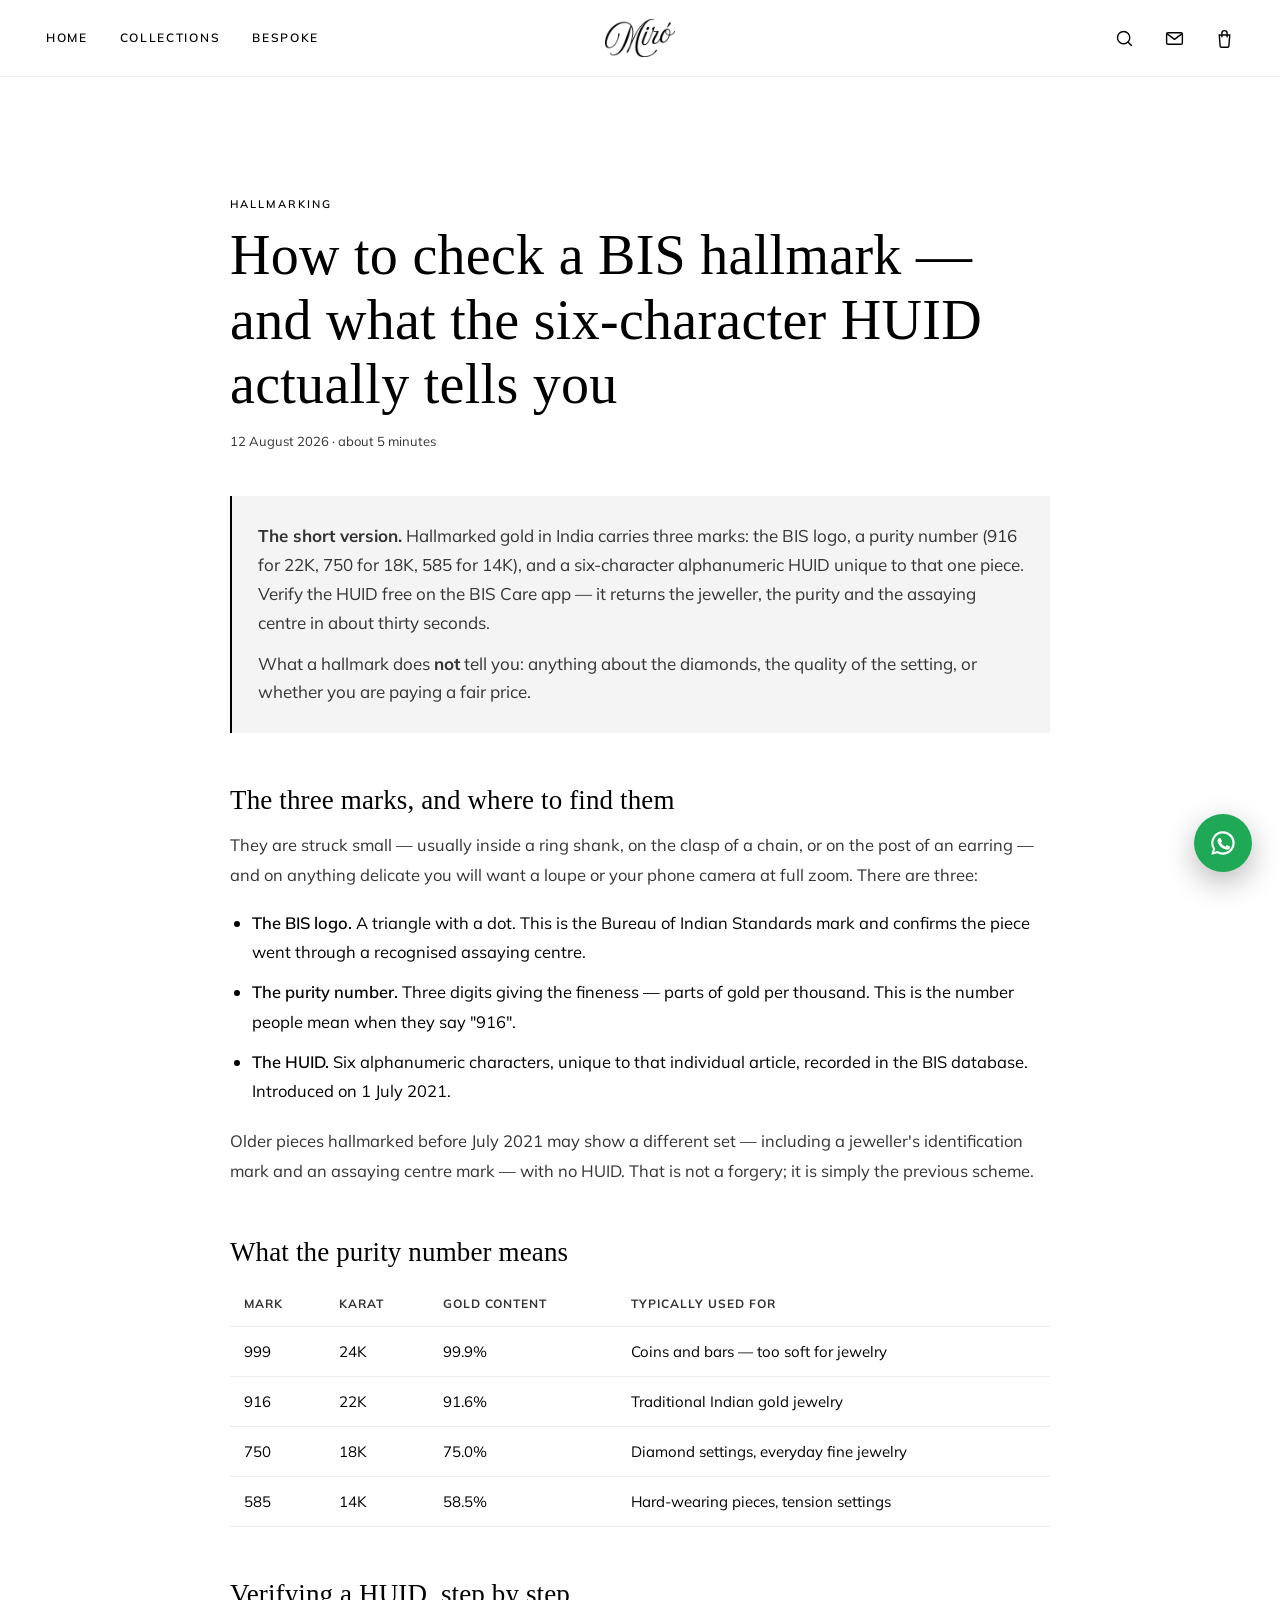
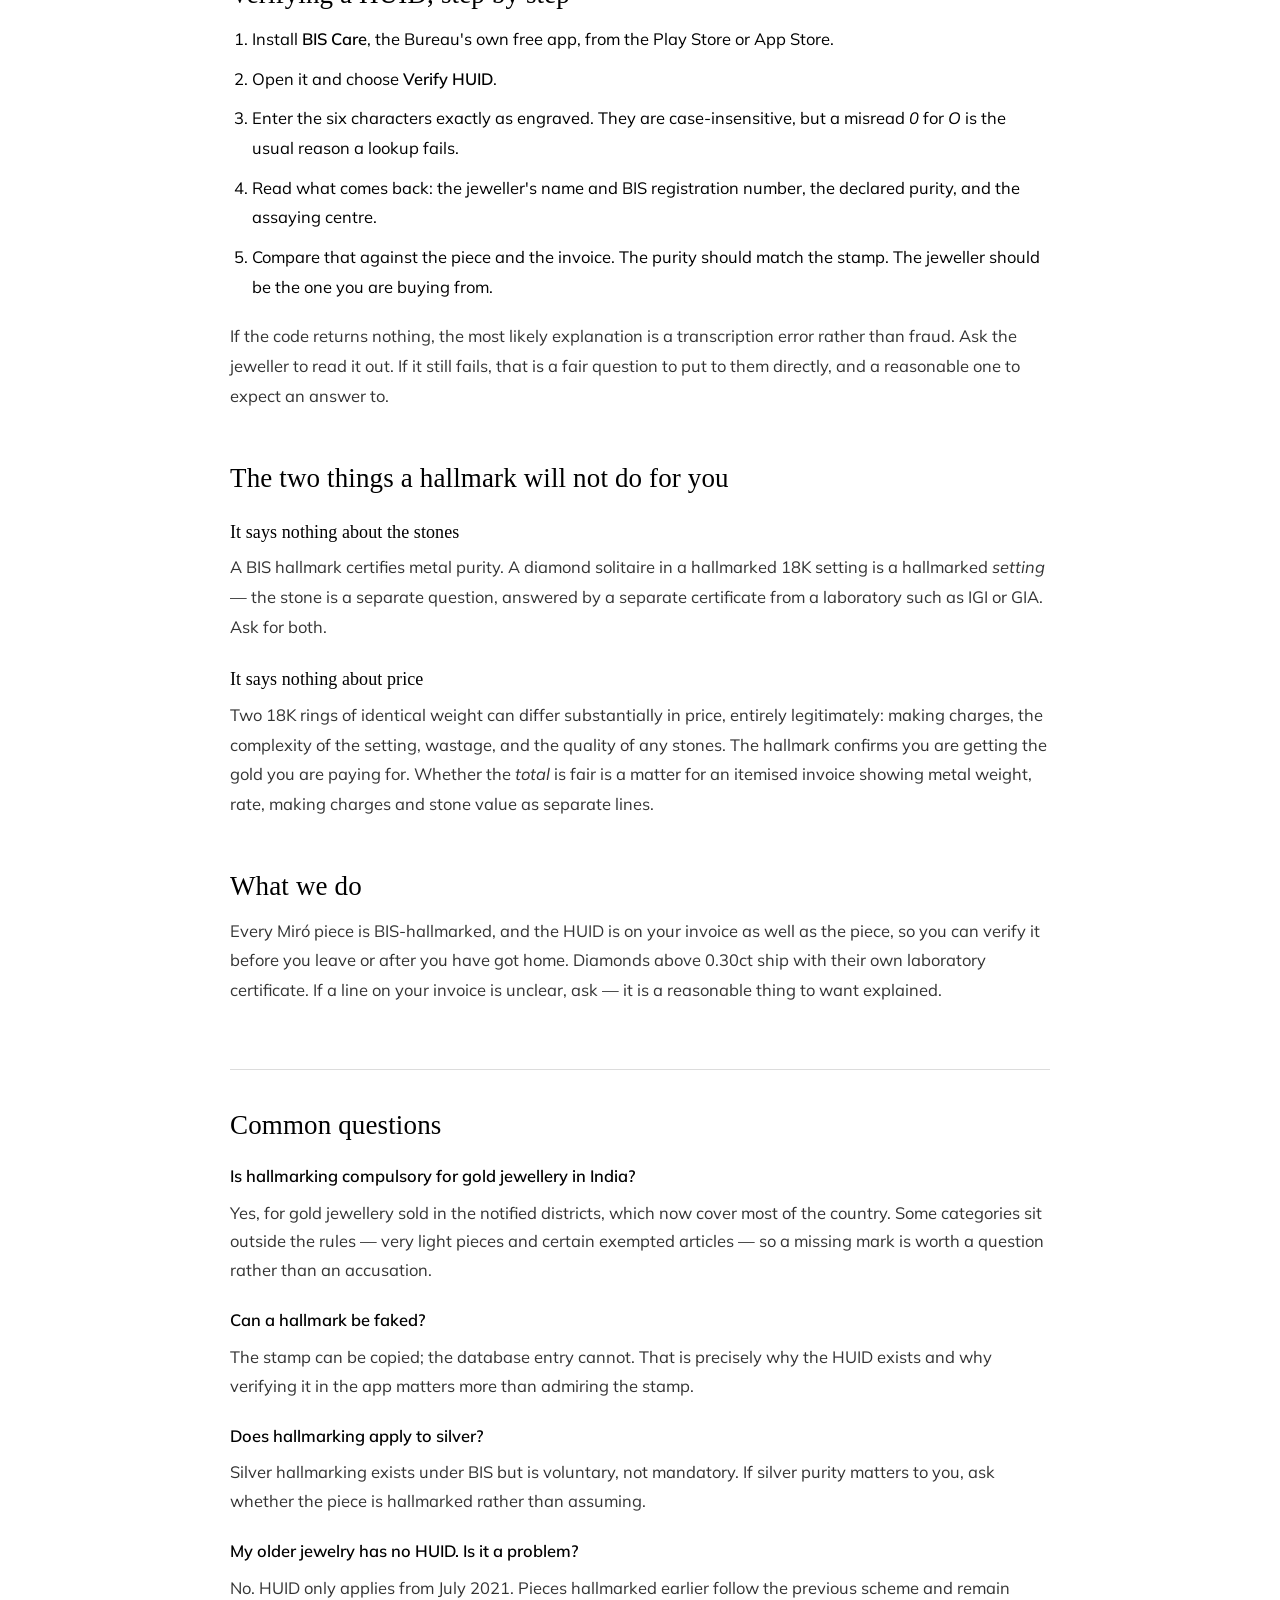
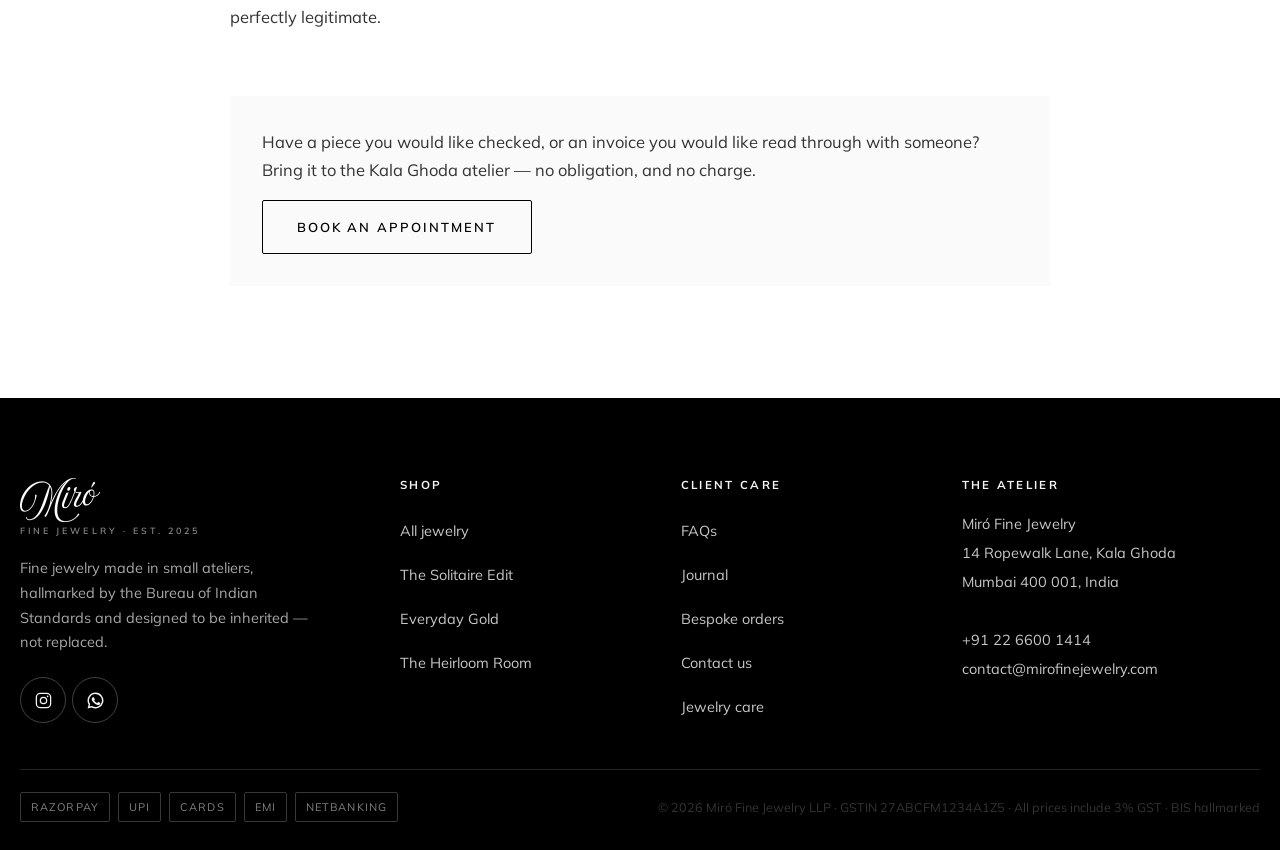
<file: journal-bis-hallmark.html>
<!DOCTYPE html>
<html lang="en">
<head>
  <meta charset="UTF-8">
  <meta name="viewport" content="width=device-width, initial-scale=1.0">
  <title>How to Check a BIS Hallmark and Verify a HUID — Miró Fine Jewelry</title>
  <meta name="description" content="Every hallmarked gold piece in India carries three marks and a six-character HUID. What each one means, how to verify it on the BIS Care app in under a minute, and the two things a hallmark does not promise.">
  <!-- seo:social -->
  <link rel="canonical" href="https://mirofinejewelry.com/journal-bis-hallmark.html">
  <meta property="og:type" content="article">
  <meta property="og:site_name" content="Miró Fine Jewelry">
  <meta property="og:locale" content="en_IN">
  <meta property="og:url" content="https://mirofinejewelry.com/journal-bis-hallmark.html">
  <meta property="og:title" content="How to Check a BIS Hallmark and Verify a HUID">
  <meta property="og:description" content="What the three marks mean, how to verify a HUID on your phone, and the two things a hallmark does not promise.">
  <meta property="og:image" content="https://mirofinejewelry.com/assets/img/miro-og.png">
  <meta property="og:image:alt" content="Miró Fine Jewelry">
  <meta name="twitter:card" content="summary_large_image">
  <meta name="twitter:title" content="How to Check a BIS Hallmark and Verify a HUID">
  <meta name="twitter:description" content="What the three marks mean, how to verify a HUID, and what a hallmark does not promise.">
  <meta name="twitter:image" content="https://mirofinejewelry.com/assets/img/miro-og.png">
  <link rel="preconnect" href="https://fonts.googleapis.com">
  <link rel="preconnect" href="https://fonts.gstatic.com" crossorigin>
  <link href="https://fonts.googleapis.com/css2?family=Mulish:wght@300;400;500;600;700&family=Monsieur+La+Doulaise&display=swap" rel="stylesheet">
  <link rel="icon" type="image/png" href="assets/img/miro-favicon.png">
  <link rel="stylesheet" href="assets/css/main.css">
  <link rel="stylesheet" href="assets/css/journal.css">
  <script src="assets/js/analytics.js"></script>
  <script type="application/ld+json">
{
  "@context": "https://schema.org",
  "@graph": [
    {
      "@type": "BlogPosting",
      "@id": "https://mirofinejewelry.com/journal-bis-hallmark.html#article",
      "headline": "How to check a BIS hallmark — and what the six-character HUID actually tells you",
      "description": "What each mark on hallmarked Indian gold means, how to verify a HUID on the BIS Care app, and the two things a hallmark does not promise.",
      "url": "https://mirofinejewelry.com/journal-bis-hallmark.html",
      "datePublished": "2026-08-12",
      "dateModified": "2026-08-12",
      "inLanguage": "en-IN",
      "image": "https://mirofinejewelry.com/assets/img/miro-og.png",
      "author": { "@id": "https://mirofinejewelry.com/#organization" },
      "publisher": { "@id": "https://mirofinejewelry.com/#organization" },
      "about": [
        { "@type": "Thing", "name": "BIS hallmark" },
        { "@type": "Thing", "name": "Hallmark Unique Identification (HUID)" },
        { "@type": "Thing", "name": "Gold purity" }
      ],
      "isPartOf": { "@id": "https://mirofinejewelry.com/journal.html#blog" }
    },
    {
      "@type": "BreadcrumbList",
      "itemListElement": [
        { "@type": "ListItem", "position": 1, "name": "Home", "item": "https://mirofinejewelry.com/" },
        { "@type": "ListItem", "position": 2, "name": "Journal", "item": "https://mirofinejewelry.com/journal.html" },
        { "@type": "ListItem", "position": 3, "name": "Checking a BIS hallmark" }
      ]
    },
    {
      "@type": "FAQPage",
      "@id": "https://mirofinejewelry.com/journal-bis-hallmark.html#faq",
      "mainEntity": [
        {
          "@type": "Question",
          "name": "Is hallmarking compulsory for gold jewellery in India?",
          "acceptedAnswer": { "@type": "Answer", "text": "Yes, for gold jewellery sold in the notified districts, which now cover most of the country. Since 1 July 2021 every hallmarked piece must also carry a six-character alphanumeric HUID unique to that individual item. Some categories remain outside the rules, including pieces under two grams and certain exempted articles, so the absence of a mark is worth a question rather than an accusation." }
        },
        {
          "@type": "Question",
          "name": "What does 916 mean on gold jewellery?",
          "acceptedAnswer": { "@type": "Answer", "text": "916 means 916 parts gold in every 1,000 — 91.6% pure, which is 22 karat. The same convention gives 750 for 18K (75% pure) and 585 for 14K (58.5% pure). The number is the fineness, and it is stamped rather than implied." }
        },
        {
          "@type": "Question",
          "name": "How do I verify a HUID number?",
          "acceptedAnswer": { "@type": "Answer", "text": "Download the free BIS Care app from the Android or iOS store, choose Verify HUID, and enter the six-character code engraved on the piece. The app returns the jeweller's name and registration number, the purity, and the assaying centre that tested it. Check those details against the piece and the invoice in front of you." }
        },
        {
          "@type": "Question",
          "name": "Does a BIS hallmark tell me the jewellery is good value?",
          "acceptedAnswer": { "@type": "Answer", "text": "No. A hallmark certifies the purity of the gold and nothing else. It says nothing about the quality of the setting, the grade of any diamonds or coloured stones, the making charges, or whether the price is fair. Those need a certificate for the stones and an itemised invoice." }
        }
      ]
    }
  ]
}
  </script>
</head>
<body data-page="journal">
  <a class="skip-link" href="#main">Skip to content</a>
  <div id="site-chrome-top"></div>

  <main id="main">
    <article class="section" aria-labelledby="a-title">
      <div class="container container--narrow">

        <header class="jhead">
          <p class="eyebrow">Hallmarking</p>
          <h1 id="a-title" class="jhead__title">How to check a BIS hallmark — and what the six-character HUID actually tells you</h1>
          <p class="jhead__meta">12 August 2026 · about 5 minutes</p>
        </header>

        <div class="jkey">
          <p><strong>The short version.</strong> Hallmarked gold in India carries three marks: the
            BIS logo, a purity number (916 for 22K, 750 for 18K, 585 for 14K), and a six-character
            alphanumeric HUID unique to that one piece. Verify the HUID free on the BIS Care app —
            it returns the jeweller, the purity and the assaying centre in about thirty seconds.</p>
          <p>What a hallmark does <strong>not</strong> tell you: anything about the diamonds, the
            quality of the setting, or whether you are paying a fair price.</p>
        </div>

        <div class="jprose">

          <h2>The three marks, and where to find them</h2>
          <p>They are struck small — usually inside a ring shank, on the clasp of a chain, or on the
            post of an earring — and on anything delicate you will want a loupe or your phone camera
            at full zoom. There are three:</p>

          <ul>
            <li><strong>The BIS logo.</strong> A triangle with a dot. This is the Bureau of Indian
              Standards mark and confirms the piece went through a recognised assaying centre.</li>
            <li><strong>The purity number.</strong> Three digits giving the fineness — parts of gold
              per thousand. This is the number people mean when they say "916".</li>
            <li><strong>The HUID.</strong> Six alphanumeric characters, unique to that individual
              article, recorded in the BIS database. Introduced on 1 July 2021.</li>
          </ul>

          <p>Older pieces hallmarked before July 2021 may show a different set — including a
            jeweller's identification mark and an assaying centre mark — with no HUID. That is not a
            forgery; it is simply the previous scheme.</p>

          <h2>What the purity number means</h2>
          <div class="jtable-wrap">
            <table>
              <thead>
                <tr><th>Mark</th><th>Karat</th><th>Gold content</th><th>Typically used for</th></tr>
              </thead>
              <tbody>
                <tr><td>999</td><td>24K</td><td>99.9%</td><td>Coins and bars — too soft for jewelry</td></tr>
                <tr><td>916</td><td>22K</td><td>91.6%</td><td>Traditional Indian gold jewelry</td></tr>
                <tr><td>750</td><td>18K</td><td>75.0%</td><td>Diamond settings, everyday fine jewelry</td></tr>
                <tr><td>585</td><td>14K</td><td>58.5%</td><td>Hard-wearing pieces, tension settings</td></tr>
              </tbody>
            </table>
          </div>

          <h2>Verifying a HUID, step by step</h2>
          <ol>
            <li>Install <strong>BIS Care</strong>, the Bureau's own free app, from the Play Store or App Store.</li>
            <li>Open it and choose <strong>Verify HUID</strong>.</li>
            <li>Enter the six characters exactly as engraved. They are case-insensitive, but a
              misread <em>0</em> for <em>O</em> is the usual reason a lookup fails.</li>
            <li>Read what comes back: the jeweller's name and BIS registration number, the declared
              purity, and the assaying centre.</li>
            <li>Compare that against the piece and the invoice. The purity should match the stamp.
              The jeweller should be the one you are buying from.</li>
          </ol>

          <p>If the code returns nothing, the most likely explanation is a transcription error rather
            than fraud. Ask the jeweller to read it out. If it still fails, that is a fair question
            to put to them directly, and a reasonable one to expect an answer to.</p>

          <h2>The two things a hallmark will not do for you</h2>

          <h3>It says nothing about the stones</h3>
          <p>A BIS hallmark certifies metal purity. A diamond solitaire in a hallmarked 18K setting
            is a hallmarked <em>setting</em> — the stone is a separate question, answered by a
            separate certificate from a laboratory such as IGI or GIA. Ask for both.</p>

          <h3>It says nothing about price</h3>
          <p>Two 18K rings of identical weight can differ substantially in price, entirely legitimately:
            making charges, the complexity of the setting, wastage, and the quality of any stones.
            The hallmark confirms you are getting the gold you are paying for. Whether the
            <em>total</em> is fair is a matter for an itemised invoice showing metal weight, rate,
            making charges and stone value as separate lines.</p>

          <h2>What we do</h2>
          <p>Every Miró piece is BIS-hallmarked, and the HUID is on your invoice as well as the piece,
            so you can verify it before you leave or after you have got home. Diamonds above 0.30ct
            ship with their own laboratory certificate. If a line on your invoice is unclear, ask —
            it is a reasonable thing to want explained.</p>

          <div class="jfaq">
            <h2>Common questions</h2>
            <dl>
              <dt>Is hallmarking compulsory for gold jewellery in India?</dt>
              <dd>Yes, for gold jewellery sold in the notified districts, which now cover most of the
                country. Some categories sit outside the rules — very light pieces and certain
                exempted articles — so a missing mark is worth a question rather than an accusation.</dd>

              <dt>Can a hallmark be faked?</dt>
              <dd>The stamp can be copied; the database entry cannot. That is precisely why the HUID
                exists and why verifying it in the app matters more than admiring the stamp.</dd>

              <dt>Does hallmarking apply to silver?</dt>
              <dd>Silver hallmarking exists under BIS but is voluntary, not mandatory. If silver
                purity matters to you, ask whether the piece is hallmarked rather than assuming.</dd>

              <dt>My older jewelry has no HUID. Is it a problem?</dt>
              <dd>No. HUID only applies from July 2021. Pieces hallmarked earlier follow the previous
                scheme and remain perfectly legitimate.</dd>
            </dl>
          </div>

          <div class="jend">
            <p>Have a piece you would like checked, or an invoice you would like read through with
              someone? Bring it to the Kala Ghoda atelier — no obligation, and no charge.</p>
            <p><a class="btn btn--outline" href="contact.html">Book an appointment</a></p>
          </div>

        </div>
      </div>
    </article>
  </main>

  <div id="site-chrome-bottom"></div>
  <script src="assets/data/catalog.js"></script>
  <script src="assets/js/store.js"></script>
  <script src="assets/js/layout.js"></script>
</body>
</html>
</file>
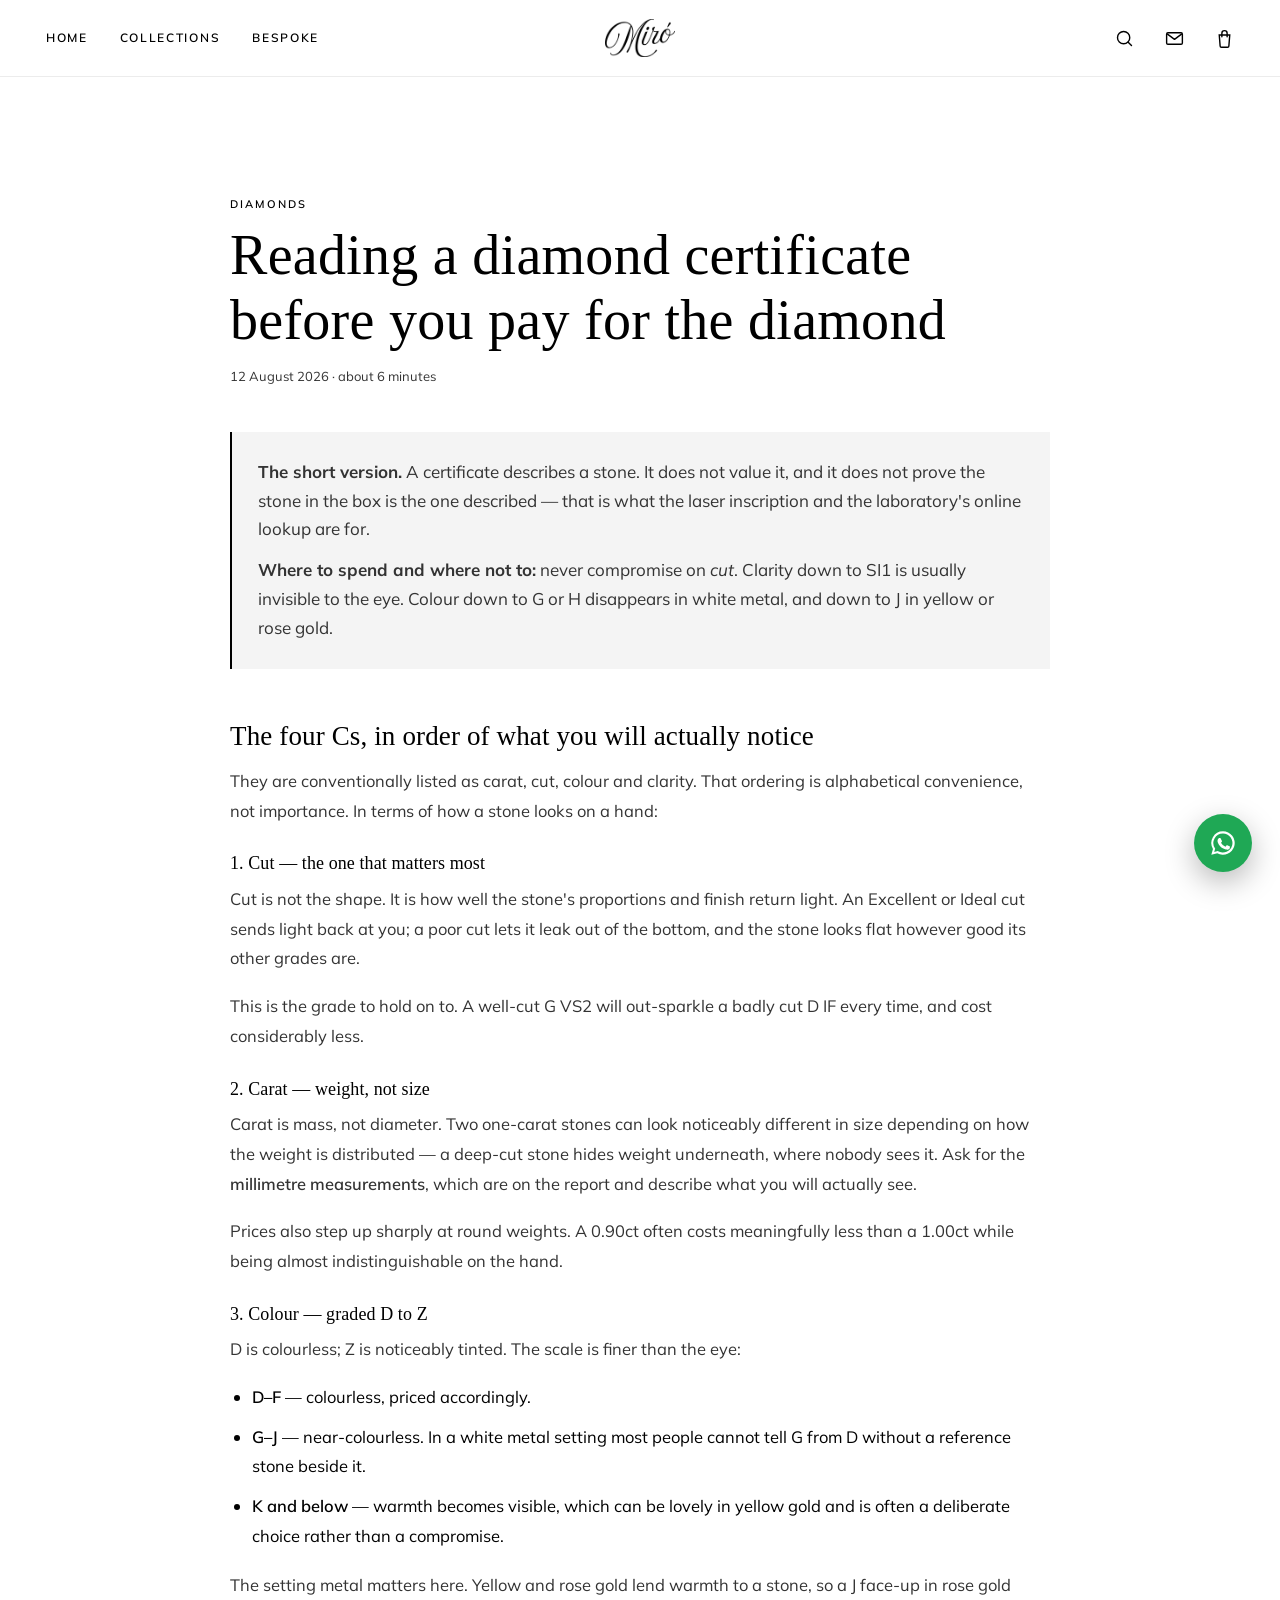
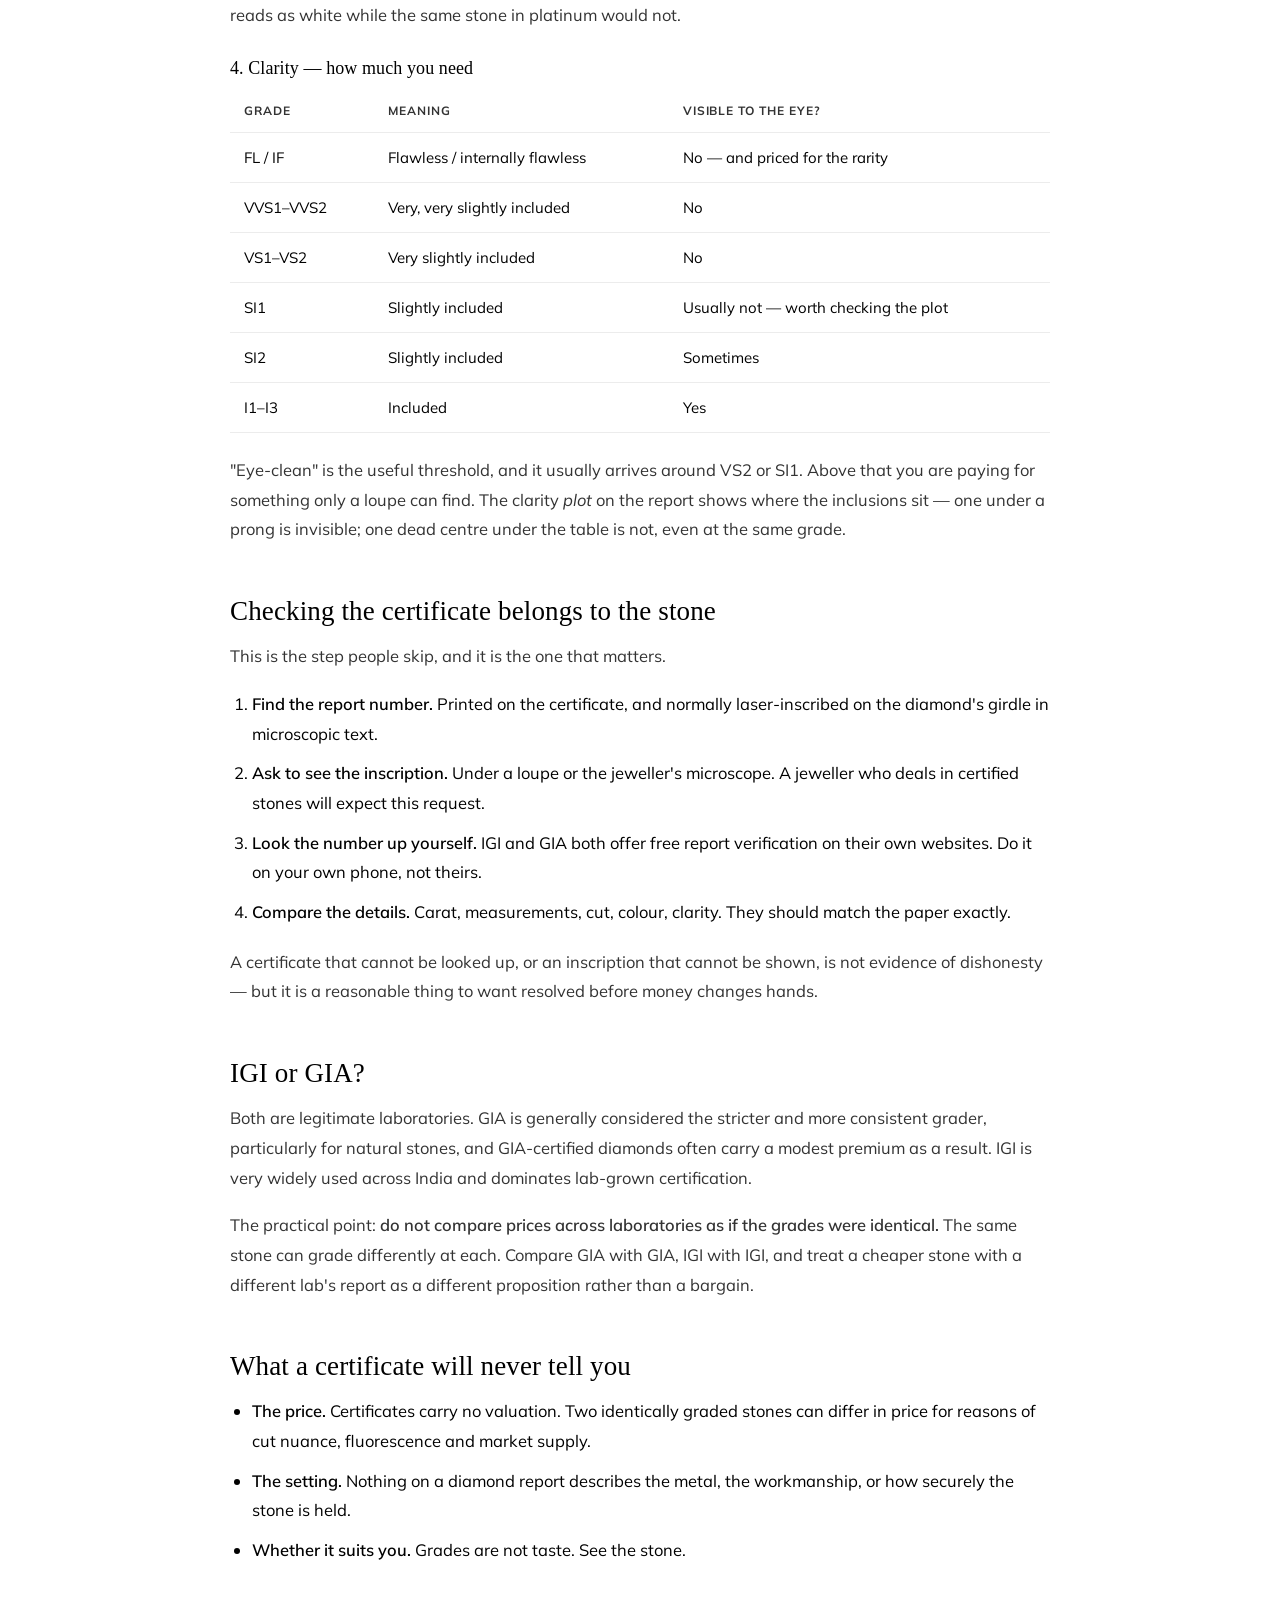
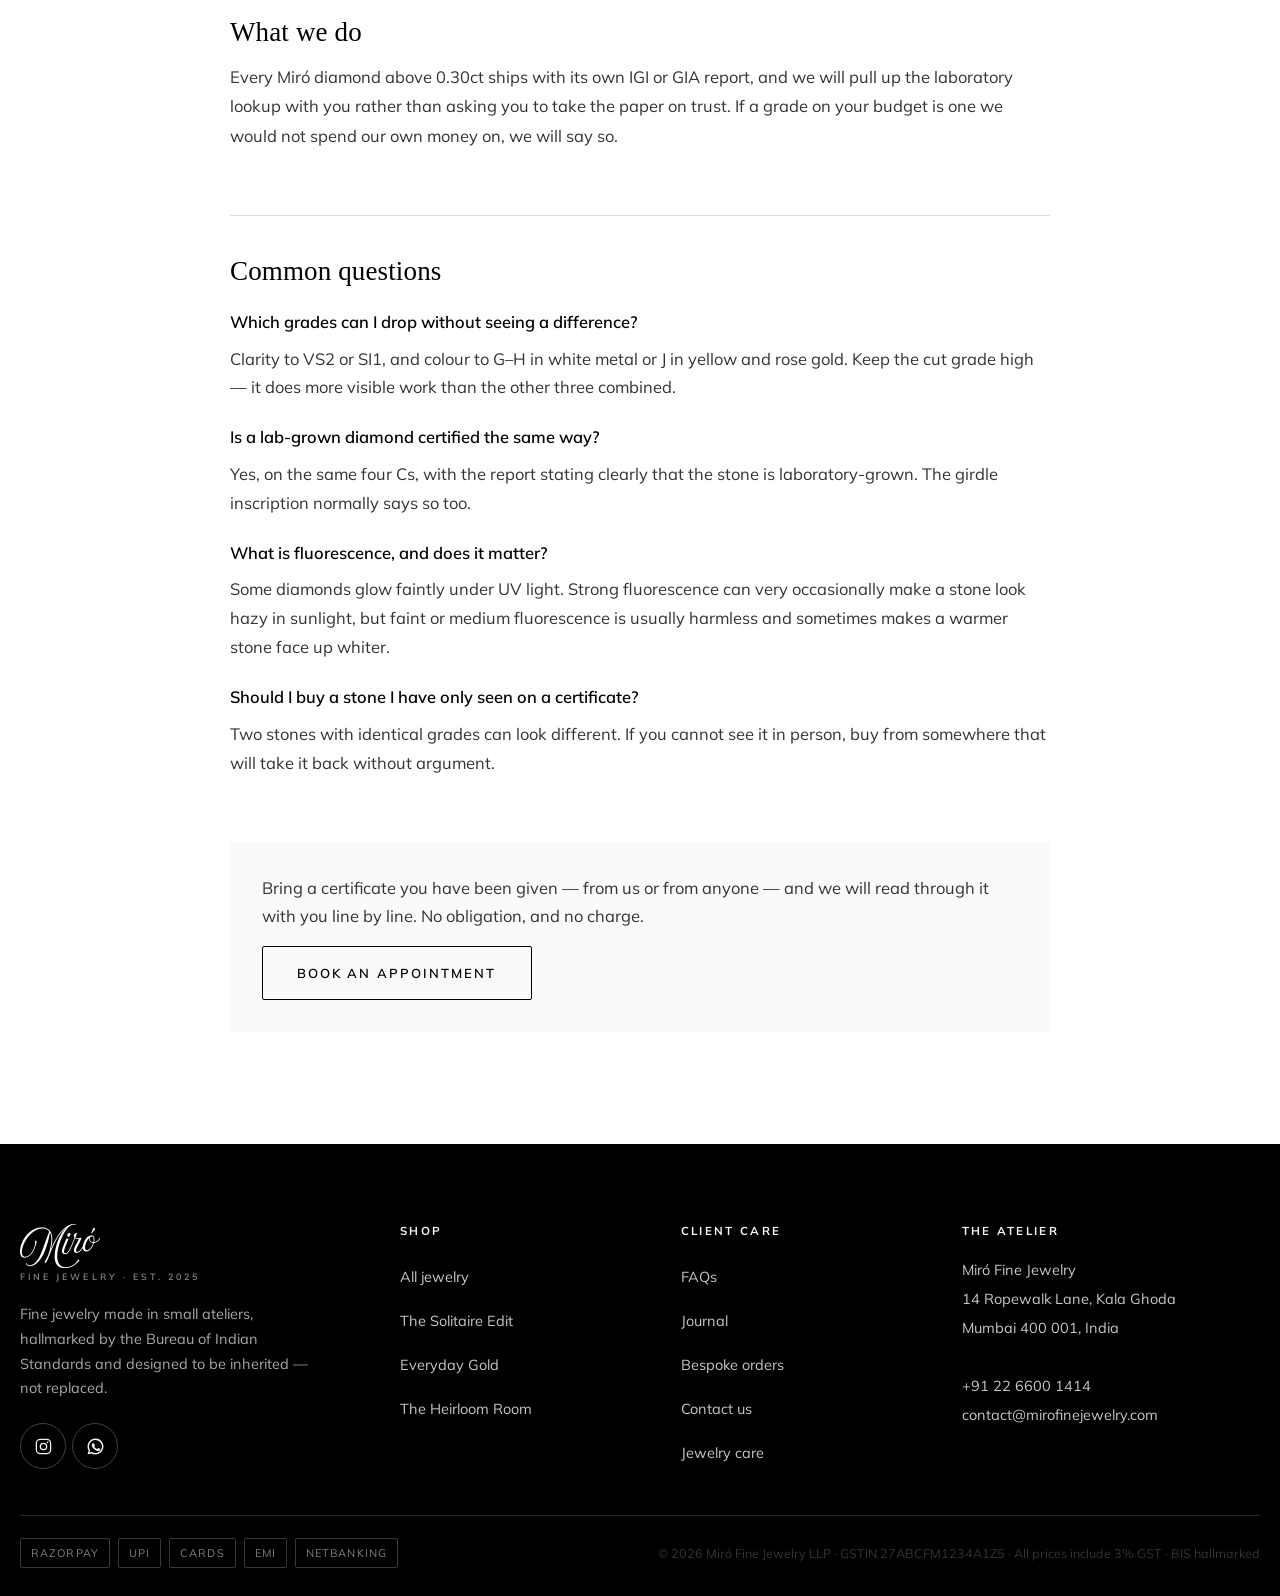
<file: journal-diamond-certificate.html>
<!DOCTYPE html>
<html lang="en">
<head>
  <meta charset="UTF-8">
  <meta name="viewport" content="width=device-width, initial-scale=1.0">
  <title>How to Read a Diamond Certificate — IGI, GIA and What Matters | Miró Fine Jewelry</title>
  <meta name="description" content="A diamond certificate describes a stone, it does not price it. What each line on an IGI or GIA report means, which grades you can drop without seeing a difference, and how to confirm the report belongs to the stone in front of you.">
  <!-- seo:social -->
  <link rel="canonical" href="https://mirofinejewelry.com/journal-diamond-certificate.html">
  <meta property="og:type" content="article">
  <meta property="og:site_name" content="Miró Fine Jewelry">
  <meta property="og:locale" content="en_IN">
  <meta property="og:url" content="https://mirofinejewelry.com/journal-diamond-certificate.html">
  <meta property="og:title" content="Reading a diamond certificate before you pay for the diamond">
  <meta property="og:description" content="What each line on an IGI or GIA report means, and which grades you can drop without seeing a difference.">
  <meta property="og:image" content="https://mirofinejewelry.com/assets/img/miro-og.png">
  <meta property="og:image:alt" content="Miró Fine Jewelry">
  <meta name="twitter:card" content="summary_large_image">
  <meta name="twitter:title" content="Reading a diamond certificate">
  <meta name="twitter:description" content="What each line on an IGI or GIA report means, and which grades you can drop.">
  <meta name="twitter:image" content="https://mirofinejewelry.com/assets/img/miro-og.png">
  <link rel="preconnect" href="https://fonts.googleapis.com">
  <link rel="preconnect" href="https://fonts.gstatic.com" crossorigin>
  <link href="https://fonts.googleapis.com/css2?family=Mulish:wght@300;400;500;600;700&family=Monsieur+La+Doulaise&display=swap" rel="stylesheet">
  <link rel="icon" type="image/png" href="assets/img/miro-favicon.png">
  <link rel="stylesheet" href="assets/css/main.css">
  <link rel="stylesheet" href="assets/css/journal.css">
  <script src="assets/js/analytics.js"></script>
  <script type="application/ld+json">
{
  "@context": "https://schema.org",
  "@graph": [
    {
      "@type": "BlogPosting",
      "@id": "https://mirofinejewelry.com/journal-diamond-certificate.html#article",
      "headline": "Reading a diamond certificate before you pay for the diamond",
      "description": "What each line on an IGI or GIA report means, which grades you can drop without seeing a difference, and how to confirm the report belongs to the stone.",
      "url": "https://mirofinejewelry.com/journal-diamond-certificate.html",
      "datePublished": "2026-08-12",
      "dateModified": "2026-08-12",
      "inLanguage": "en-IN",
      "image": "https://mirofinejewelry.com/assets/img/miro-og.png",
      "author": { "@id": "https://mirofinejewelry.com/#organization" },
      "publisher": { "@id": "https://mirofinejewelry.com/#organization" },
      "about": [
        { "@type": "Thing", "name": "Diamond certification" },
        { "@type": "Thing", "name": "The four Cs" },
        { "@type": "Thing", "name": "Engagement rings" }
      ],
      "isPartOf": { "@id": "https://mirofinejewelry.com/journal.html#blog" }
    },
    {
      "@type": "BreadcrumbList",
      "itemListElement": [
        { "@type": "ListItem", "position": 1, "name": "Home", "item": "https://mirofinejewelry.com/" },
        { "@type": "ListItem", "position": 2, "name": "Journal", "item": "https://mirofinejewelry.com/journal.html" },
        { "@type": "ListItem", "position": 3, "name": "Reading a diamond certificate" }
      ]
    },
    {
      "@type": "FAQPage",
      "@id": "https://mirofinejewelry.com/journal-diamond-certificate.html#faq",
      "mainEntity": [
        {
          "@type": "Question",
          "name": "Which diamond grades can I drop without seeing a difference?",
          "acceptedAnswer": { "@type": "Answer", "text": "Clarity below VS2 down to SI1 is usually eye-clean, meaning inclusions are invisible without magnification. Colour can generally drop to G or H in a white metal setting and to J in yellow or rose gold, where the warmth of the metal masks it. Cut is the one grade not to compromise: it governs how the stone actually looks, and a poorly cut D-flawless is duller than a well-cut G VS2." }
        },
        {
          "@type": "Question",
          "name": "Is IGI or GIA better for diamond certification?",
          "acceptedAnswer": { "@type": "Answer", "text": "GIA is generally regarded as the stricter and more consistent grader, particularly for natural diamonds, and stones with GIA reports often command a small premium for that reason. IGI is very widely used in India and is the dominant laboratory for lab-grown diamonds. Both are legitimate. What matters more is comparing like with like: an IGI grade and a GIA grade on the same stone can differ by a grade, so do not compare prices across laboratories as if the grades were interchangeable." }
        },
        {
          "@type": "Question",
          "name": "How do I know the certificate belongs to the diamond I am buying?",
          "acceptedAnswer": { "@type": "Answer", "text": "Most certified stones are laser-inscribed on the girdle with the report number, readable under a loupe or microscope, and the jeweller should show you this. Separately, enter the report number on the laboratory's own website — both IGI and GIA offer free report lookup — and check that the carat weight, measurements, and grades match the document you were handed. A certificate on its own proves nothing about the stone in the box." }
        },
        {
          "@type": "Question",
          "name": "Do lab-grown diamonds come with certificates?",
          "acceptedAnswer": { "@type": "Answer", "text": "Yes, and they are graded on the same four Cs. The report will state clearly that the stone is laboratory-grown, and the girdle inscription will normally say so too. This disclosure is required, and any reluctance to show it is itself the answer to the question you were asking." }
        }
      ]
    }
  ]
}
  </script>
</head>
<body data-page="journal">
  <a class="skip-link" href="#main">Skip to content</a>
  <div id="site-chrome-top"></div>

  <main id="main">
    <article class="section" aria-labelledby="a-title">
      <div class="container container--narrow">

        <header class="jhead">
          <p class="eyebrow">Diamonds</p>
          <h1 id="a-title" class="jhead__title">Reading a diamond certificate before you pay for the diamond</h1>
          <p class="jhead__meta">12 August 2026 · about 6 minutes</p>
        </header>

        <div class="jkey">
          <p><strong>The short version.</strong> A certificate describes a stone. It does not value it,
            and it does not prove the stone in the box is the one described — that is what the laser
            inscription and the laboratory's online lookup are for.</p>
          <p><strong>Where to spend and where not to:</strong> never compromise on <em>cut</em>.
            Clarity down to SI1 is usually invisible to the eye. Colour down to G or H disappears in
            white metal, and down to J in yellow or rose gold.</p>
        </div>

        <div class="jprose">

          <h2>The four Cs, in order of what you will actually notice</h2>
          <p>They are conventionally listed as carat, cut, colour and clarity. That ordering is
            alphabetical convenience, not importance. In terms of how a stone looks on a hand:</p>

          <h3>1. Cut — the one that matters most</h3>
          <p>Cut is not the shape. It is how well the stone's proportions and finish return light.
            An Excellent or Ideal cut sends light back at you; a poor cut lets it leak out of the
            bottom, and the stone looks flat however good its other grades are.</p>
          <p>This is the grade to hold on to. A well-cut G VS2 will out-sparkle a badly cut D IF
            every time, and cost considerably less.</p>

          <h3>2. Carat — weight, not size</h3>
          <p>Carat is mass, not diameter. Two one-carat stones can look noticeably different in size
            depending on how the weight is distributed — a deep-cut stone hides weight underneath,
            where nobody sees it. Ask for the <strong>millimetre measurements</strong>, which are on
            the report and describe what you will actually see.</p>
          <p>Prices also step up sharply at round weights. A 0.90ct often costs meaningfully less than
            a 1.00ct while being almost indistinguishable on the hand.</p>

          <h3>3. Colour — graded D to Z</h3>
          <p>D is colourless; Z is noticeably tinted. The scale is finer than the eye:</p>
          <ul>
            <li><strong>D–F</strong> — colourless, priced accordingly.</li>
            <li><strong>G–J</strong> — near-colourless. In a white metal setting most people cannot
              tell G from D without a reference stone beside it.</li>
            <li><strong>K and below</strong> — warmth becomes visible, which can be lovely in yellow
              gold and is often a deliberate choice rather than a compromise.</li>
          </ul>
          <p>The setting metal matters here. Yellow and rose gold lend warmth to a stone, so a J face-up
            in rose gold reads as white while the same stone in platinum would not.</p>

          <h3>4. Clarity — how much you need</h3>
          <div class="jtable-wrap">
            <table>
              <thead>
                <tr><th>Grade</th><th>Meaning</th><th>Visible to the eye?</th></tr>
              </thead>
              <tbody>
                <tr><td>FL / IF</td><td>Flawless / internally flawless</td><td>No — and priced for the rarity</td></tr>
                <tr><td>VVS1–VVS2</td><td>Very, very slightly included</td><td>No</td></tr>
                <tr><td>VS1–VS2</td><td>Very slightly included</td><td>No</td></tr>
                <tr><td>SI1</td><td>Slightly included</td><td>Usually not — worth checking the plot</td></tr>
                <tr><td>SI2</td><td>Slightly included</td><td>Sometimes</td></tr>
                <tr><td>I1–I3</td><td>Included</td><td>Yes</td></tr>
              </tbody>
            </table>
          </div>
          <p>"Eye-clean" is the useful threshold, and it usually arrives around VS2 or SI1. Above that
            you are paying for something only a loupe can find. The clarity <em>plot</em> on the report
            shows where the inclusions sit — one under a prong is invisible; one dead centre under the
            table is not, even at the same grade.</p>

          <h2>Checking the certificate belongs to the stone</h2>
          <p>This is the step people skip, and it is the one that matters.</p>
          <ol>
            <li><strong>Find the report number.</strong> Printed on the certificate, and normally
              laser-inscribed on the diamond's girdle in microscopic text.</li>
            <li><strong>Ask to see the inscription.</strong> Under a loupe or the jeweller's
              microscope. A jeweller who deals in certified stones will expect this request.</li>
            <li><strong>Look the number up yourself.</strong> IGI and GIA both offer free report
              verification on their own websites. Do it on your own phone, not theirs.</li>
            <li><strong>Compare the details.</strong> Carat, measurements, cut, colour, clarity. They
              should match the paper exactly.</li>
          </ol>
          <p>A certificate that cannot be looked up, or an inscription that cannot be shown, is not
            evidence of dishonesty — but it is a reasonable thing to want resolved before money changes
            hands.</p>

          <h2>IGI or GIA?</h2>
          <p>Both are legitimate laboratories. GIA is generally considered the stricter and more
            consistent grader, particularly for natural stones, and GIA-certified diamonds often carry
            a modest premium as a result. IGI is very widely used across India and dominates lab-grown
            certification.</p>
          <p>The practical point: <strong>do not compare prices across laboratories as if the grades
            were identical.</strong> The same stone can grade differently at each. Compare GIA with GIA,
            IGI with IGI, and treat a cheaper stone with a different lab's report as a different
            proposition rather than a bargain.</p>

          <h2>What a certificate will never tell you</h2>
          <ul>
            <li><strong>The price.</strong> Certificates carry no valuation. Two identically graded
              stones can differ in price for reasons of cut nuance, fluorescence and market supply.</li>
            <li><strong>The setting.</strong> Nothing on a diamond report describes the metal, the
              workmanship, or how securely the stone is held.</li>
            <li><strong>Whether it suits you.</strong> Grades are not taste. See the stone.</li>
          </ul>

          <h2>What we do</h2>
          <p>Every Miró diamond above 0.30ct ships with its own IGI or GIA report, and we will pull up
            the laboratory lookup with you rather than asking you to take the paper on trust. If a
            grade on your budget is one we would not spend our own money on, we will say so.</p>

          <div class="jfaq">
            <h2>Common questions</h2>
            <dl>
              <dt>Which grades can I drop without seeing a difference?</dt>
              <dd>Clarity to VS2 or SI1, and colour to G–H in white metal or J in yellow and rose gold.
                Keep the cut grade high — it does more visible work than the other three combined.</dd>

              <dt>Is a lab-grown diamond certified the same way?</dt>
              <dd>Yes, on the same four Cs, with the report stating clearly that the stone is
                laboratory-grown. The girdle inscription normally says so too.</dd>

              <dt>What is fluorescence, and does it matter?</dt>
              <dd>Some diamonds glow faintly under UV light. Strong fluorescence can very occasionally
                make a stone look hazy in sunlight, but faint or medium fluorescence is usually
                harmless and sometimes makes a warmer stone face up whiter.</dd>

              <dt>Should I buy a stone I have only seen on a certificate?</dt>
              <dd>Two stones with identical grades can look different. If you cannot see it in person,
                buy from somewhere that will take it back without argument.</dd>
            </dl>
          </div>

          <div class="jend">
            <p>Bring a certificate you have been given — from us or from anyone — and we will read
              through it with you line by line. No obligation, and no charge.</p>
            <p><a class="btn btn--outline" href="contact.html">Book an appointment</a></p>
          </div>

        </div>
      </div>
    </article>
  </main>

  <div id="site-chrome-bottom"></div>
  <script src="assets/data/catalog.js"></script>
  <script src="assets/js/store.js"></script>
  <script src="assets/js/layout.js"></script>
</body>
</html>
</file>
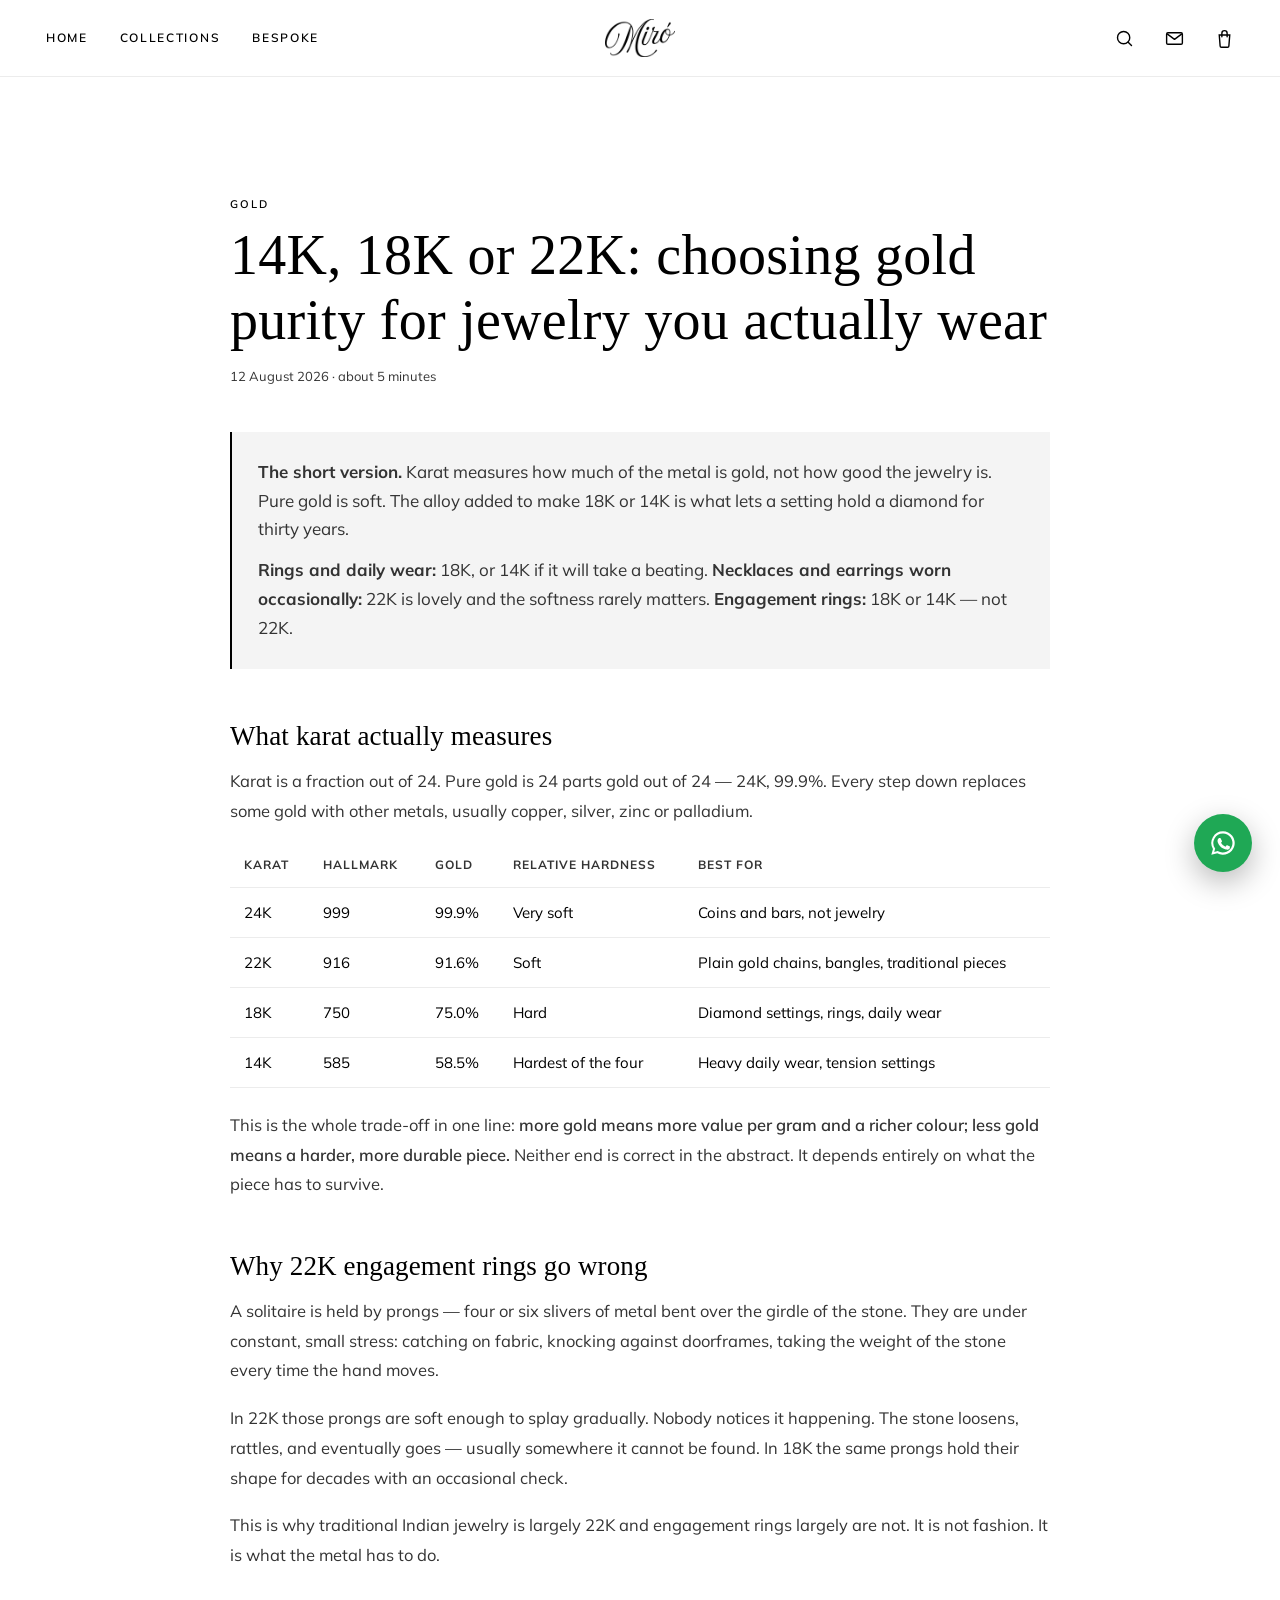
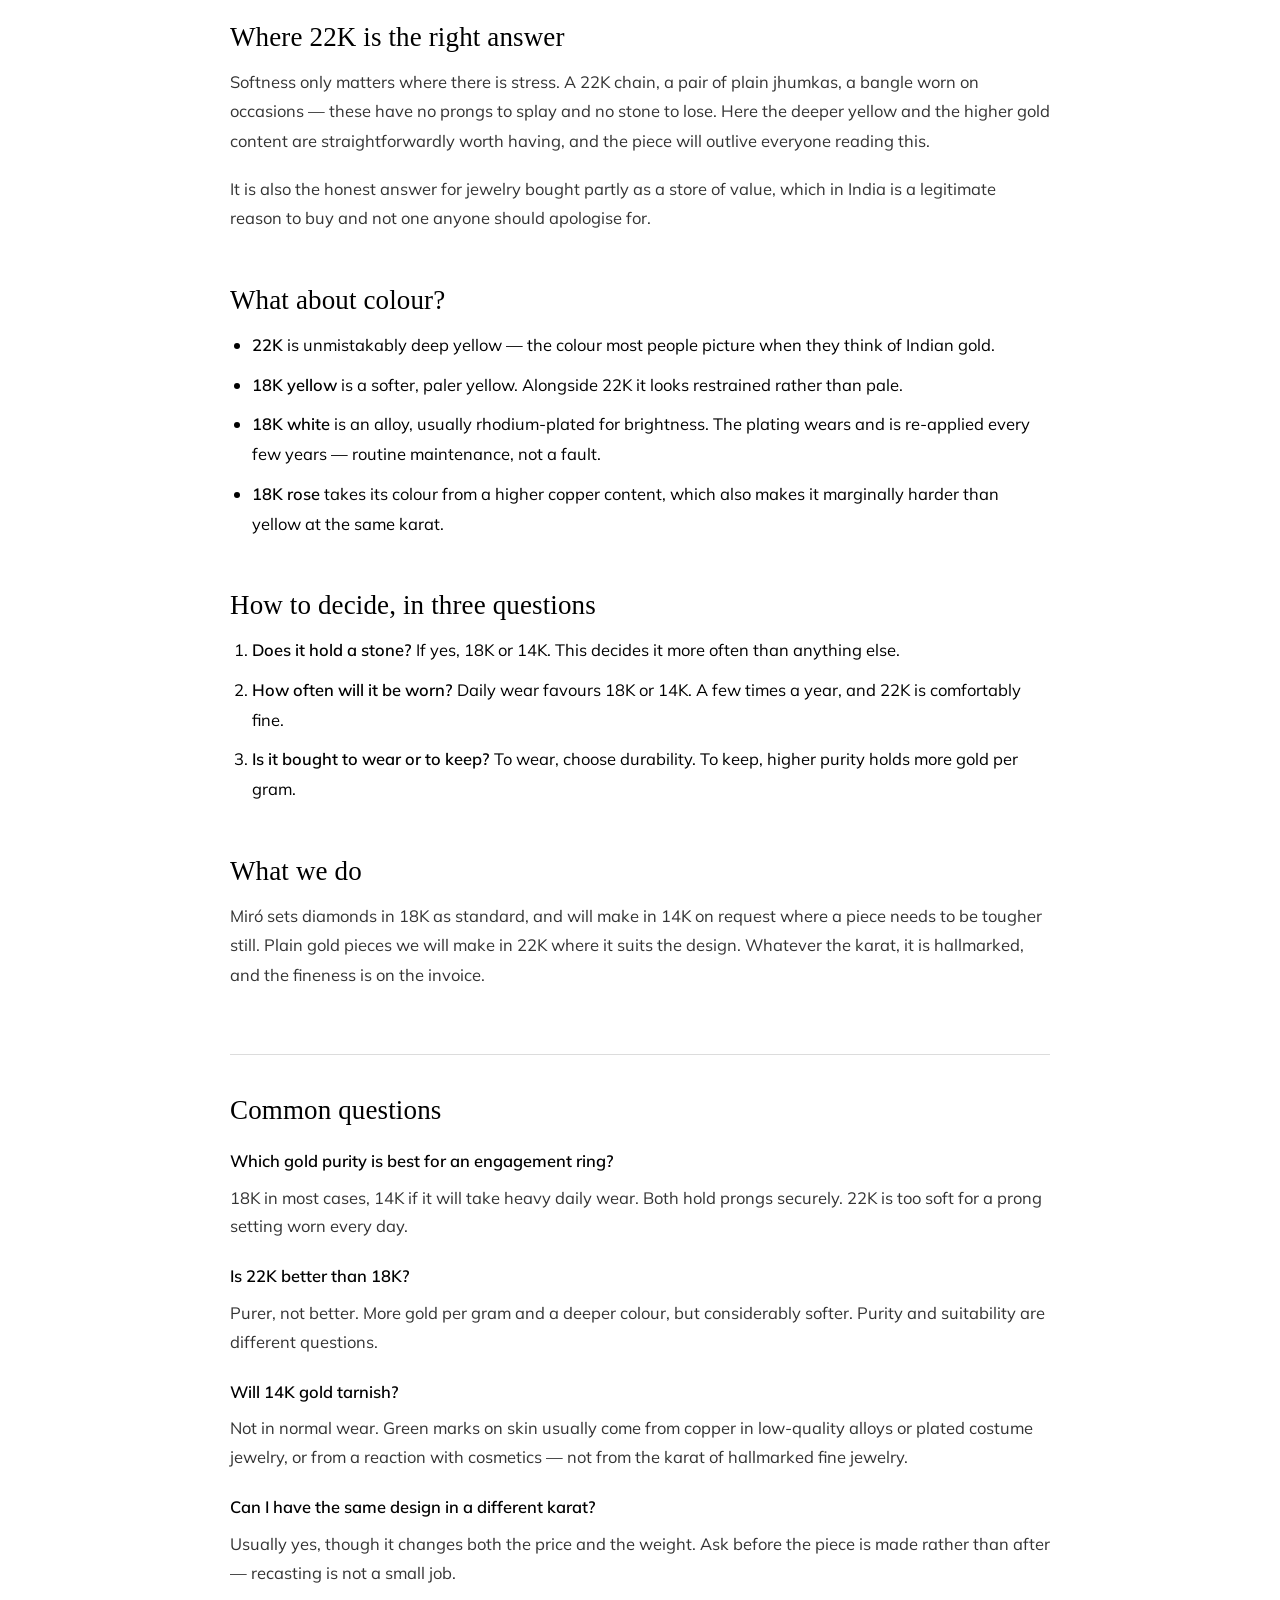
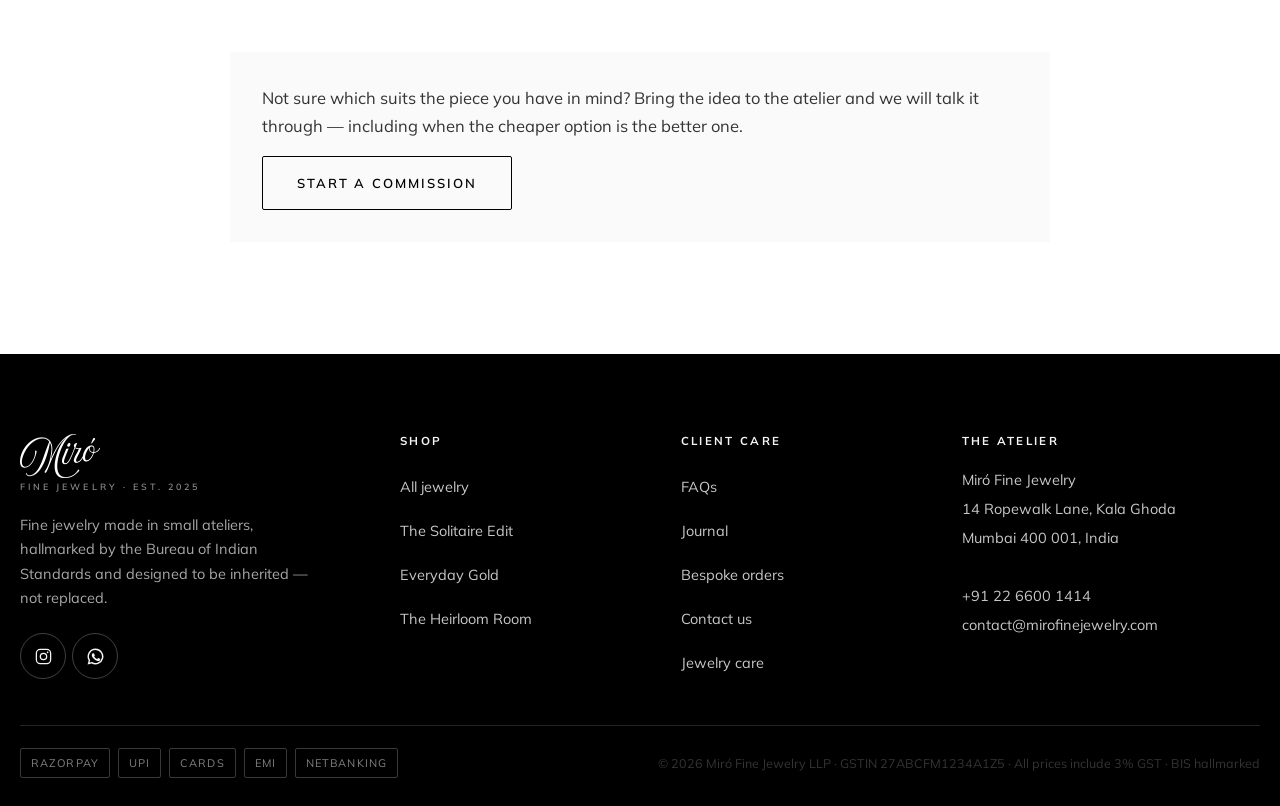
<file: journal-gold-purity.html>
<!DOCTYPE html>
<html lang="en">
<head>
  <meta charset="UTF-8">
  <meta name="viewport" content="width=device-width, initial-scale=1.0">
  <title>14K, 18K or 22K Gold: Which Purity for Which Piece — Miró Fine Jewelry</title>
  <meta name="description" content="Higher karat is not better jewelry, it is softer jewelry. Which gold purity suits a daily ring, which suits an heirloom necklace, and why a 22K engagement ring is usually a mistake.">
  <!-- seo:social -->
  <link rel="canonical" href="https://mirofinejewelry.com/journal-gold-purity.html">
  <meta property="og:type" content="article">
  <meta property="og:site_name" content="Miró Fine Jewelry">
  <meta property="og:locale" content="en_IN">
  <meta property="og:url" content="https://mirofinejewelry.com/journal-gold-purity.html">
  <meta property="og:title" content="14K, 18K or 22K: choosing gold purity for jewelry you actually wear">
  <meta property="og:description" content="Higher karat is not better jewelry — it is softer jewelry. Which purity suits which piece, and why.">
  <meta property="og:image" content="https://mirofinejewelry.com/assets/img/miro-og.png">
  <meta property="og:image:alt" content="Miró Fine Jewelry">
  <meta name="twitter:card" content="summary_large_image">
  <meta name="twitter:title" content="14K, 18K or 22K: choosing gold purity">
  <meta name="twitter:description" content="Higher karat is not better jewelry — it is softer jewelry. Which purity suits which piece.">
  <meta name="twitter:image" content="https://mirofinejewelry.com/assets/img/miro-og.png">
  <link rel="preconnect" href="https://fonts.googleapis.com">
  <link rel="preconnect" href="https://fonts.gstatic.com" crossorigin>
  <link href="https://fonts.googleapis.com/css2?family=Mulish:wght@300;400;500;600;700&family=Monsieur+La+Doulaise&display=swap" rel="stylesheet">
  <link rel="icon" type="image/png" href="assets/img/miro-favicon.png">
  <link rel="stylesheet" href="assets/css/main.css">
  <link rel="stylesheet" href="assets/css/journal.css">
  <script src="assets/js/analytics.js"></script>
  <script type="application/ld+json">
{
  "@context": "https://schema.org",
  "@graph": [
    {
      "@type": "BlogPosting",
      "@id": "https://mirofinejewelry.com/journal-gold-purity.html#article",
      "headline": "14K, 18K or 22K: choosing gold purity for jewelry you actually wear",
      "description": "Which gold purity suits a daily ring, which suits an occasional necklace, and why a 22K engagement ring is usually a mistake.",
      "url": "https://mirofinejewelry.com/journal-gold-purity.html",
      "datePublished": "2026-08-12",
      "dateModified": "2026-08-12",
      "inLanguage": "en-IN",
      "image": "https://mirofinejewelry.com/assets/img/miro-og.png",
      "author": { "@id": "https://mirofinejewelry.com/#organization" },
      "publisher": { "@id": "https://mirofinejewelry.com/#organization" },
      "about": [
        { "@type": "Thing", "name": "Gold purity" },
        { "@type": "Thing", "name": "Karat" },
        { "@type": "Thing", "name": "Fine jewelry" }
      ],
      "isPartOf": { "@id": "https://mirofinejewelry.com/journal.html#blog" }
    },
    {
      "@type": "BreadcrumbList",
      "itemListElement": [
        { "@type": "ListItem", "position": 1, "name": "Home", "item": "https://mirofinejewelry.com/" },
        { "@type": "ListItem", "position": 2, "name": "Journal", "item": "https://mirofinejewelry.com/journal.html" },
        { "@type": "ListItem", "position": 3, "name": "Choosing gold purity" }
      ]
    },
    {
      "@type": "FAQPage",
      "@id": "https://mirofinejewelry.com/journal-gold-purity.html#faq",
      "mainEntity": [
        {
          "@type": "Question",
          "name": "Which gold purity is best for an engagement ring?",
          "acceptedAnswer": { "@type": "Answer", "text": "18K in most cases, and 14K if the ring will take heavy daily wear. Both are hard enough to hold prongs securely around a stone. 22K is too soft for a prong setting worn every day — the prongs splay over time and stones work loose, which is why it is rarely used for solitaire rings despite being the traditional choice for plain gold." }
        },
        {
          "@type": "Question",
          "name": "Is 22K gold better than 18K?",
          "acceptedAnswer": { "@type": "Answer", "text": "It is purer, not better. 22K is 91.6% gold and 18K is 75%, so 22K carries more metal value and a deeper yellow colour. But the added alloy in 18K makes it considerably harder, which matters for anything holding a stone or worn daily. Purity and suitability are different questions." }
        },
        {
          "@type": "Question",
          "name": "Does lower karat gold tarnish or turn skin green?",
          "acceptedAnswer": { "@type": "Answer", "text": "Fine jewelry at 14K and above does not tarnish in normal wear. Green marks on skin usually come from copper in low-quality alloys, from plated costume jewelry, or from a reaction with cosmetics and cleaning products rather than from the karat itself. If a hallmarked 14K or 18K piece marks your skin, the cause is worth investigating rather than accepting." }
        },
        {
          "@type": "Question",
          "name": "Does 22K hold its resale value better in India?",
          "acceptedAnswer": { "@type": "Answer", "text": "Per gram, yes — you are holding more gold, and Indian buy-back is usually quoted against gold content. But resale also deducts making charges and stone value, which are not recovered regardless of karat. If a piece is bought to be worn rather than stored, durability generally matters more than the difference in melt value." }
        }
      ]
    }
  ]
}
  </script>
</head>
<body data-page="journal">
  <a class="skip-link" href="#main">Skip to content</a>
  <div id="site-chrome-top"></div>

  <main id="main">
    <article class="section" aria-labelledby="a-title">
      <div class="container container--narrow">

        <header class="jhead">
          <p class="eyebrow">Gold</p>
          <h1 id="a-title" class="jhead__title">14K, 18K or 22K: choosing gold purity for jewelry you actually wear</h1>
          <p class="jhead__meta">12 August 2026 · about 5 minutes</p>
        </header>

        <div class="jkey">
          <p><strong>The short version.</strong> Karat measures how much of the metal is gold, not
            how good the jewelry is. Pure gold is soft. The alloy added to make 18K or 14K is what
            lets a setting hold a diamond for thirty years.</p>
          <p><strong>Rings and daily wear:</strong> 18K, or 14K if it will take a beating.
            <strong>Necklaces and earrings worn occasionally:</strong> 22K is lovely and the softness
            rarely matters. <strong>Engagement rings:</strong> 18K or 14K — not 22K.</p>
        </div>

        <div class="jprose">

          <h2>What karat actually measures</h2>
          <p>Karat is a fraction out of 24. Pure gold is 24 parts gold out of 24 — 24K, 99.9%. Every
            step down replaces some gold with other metals, usually copper, silver, zinc or palladium.</p>

          <div class="jtable-wrap">
            <table>
              <thead>
                <tr><th>Karat</th><th>Hallmark</th><th>Gold</th><th>Relative hardness</th><th>Best for</th></tr>
              </thead>
              <tbody>
                <tr><td>24K</td><td>999</td><td>99.9%</td><td>Very soft</td><td>Coins and bars, not jewelry</td></tr>
                <tr><td>22K</td><td>916</td><td>91.6%</td><td>Soft</td><td>Plain gold chains, bangles, traditional pieces</td></tr>
                <tr><td>18K</td><td>750</td><td>75.0%</td><td>Hard</td><td>Diamond settings, rings, daily wear</td></tr>
                <tr><td>14K</td><td>585</td><td>58.5%</td><td>Hardest of the four</td><td>Heavy daily wear, tension settings</td></tr>
              </tbody>
            </table>
          </div>

          <p>This is the whole trade-off in one line: <strong>more gold means more value per gram and
            a richer colour; less gold means a harder, more durable piece.</strong> Neither end is
            correct in the abstract. It depends entirely on what the piece has to survive.</p>

          <h2>Why 22K engagement rings go wrong</h2>
          <p>A solitaire is held by prongs — four or six slivers of metal bent over the girdle of the
            stone. They are under constant, small stress: catching on fabric, knocking against
            doorframes, taking the weight of the stone every time the hand moves.</p>
          <p>In 22K those prongs are soft enough to splay gradually. Nobody notices it happening. The
            stone loosens, rattles, and eventually goes — usually somewhere it cannot be found. In 18K
            the same prongs hold their shape for decades with an occasional check.</p>
          <p>This is why traditional Indian jewelry is largely 22K and engagement rings largely are
            not. It is not fashion. It is what the metal has to do.</p>

          <h2>Where 22K is the right answer</h2>
          <p>Softness only matters where there is stress. A 22K chain, a pair of plain jhumkas, a
            bangle worn on occasions — these have no prongs to splay and no stone to lose. Here the
            deeper yellow and the higher gold content are straightforwardly worth having, and the
            piece will outlive everyone reading this.</p>
          <p>It is also the honest answer for jewelry bought partly as a store of value, which in
            India is a legitimate reason to buy and not one anyone should apologise for.</p>

          <h2>What about colour?</h2>
          <ul>
            <li><strong>22K</strong> is unmistakably deep yellow — the colour most people picture when
              they think of Indian gold.</li>
            <li><strong>18K yellow</strong> is a softer, paler yellow. Alongside 22K it looks
              restrained rather than pale.</li>
            <li><strong>18K white</strong> is an alloy, usually rhodium-plated for brightness. The
              plating wears and is re-applied every few years — routine maintenance, not a fault.</li>
            <li><strong>18K rose</strong> takes its colour from a higher copper content, which also
              makes it marginally harder than yellow at the same karat.</li>
          </ul>

          <h2>How to decide, in three questions</h2>
          <ol>
            <li><strong>Does it hold a stone?</strong> If yes, 18K or 14K. This decides it more often
              than anything else.</li>
            <li><strong>How often will it be worn?</strong> Daily wear favours 18K or 14K.
              A few times a year, and 22K is comfortably fine.</li>
            <li><strong>Is it bought to wear or to keep?</strong> To wear, choose durability. To keep,
              higher purity holds more gold per gram.</li>
          </ol>

          <h2>What we do</h2>
          <p>Miró sets diamonds in 18K as standard, and will make in 14K on request where a piece
            needs to be tougher still. Plain gold pieces we will make in 22K where it suits the design.
            Whatever the karat, it is hallmarked, and the fineness is on the invoice.</p>

          <div class="jfaq">
            <h2>Common questions</h2>
            <dl>
              <dt>Which gold purity is best for an engagement ring?</dt>
              <dd>18K in most cases, 14K if it will take heavy daily wear. Both hold prongs securely.
                22K is too soft for a prong setting worn every day.</dd>

              <dt>Is 22K better than 18K?</dt>
              <dd>Purer, not better. More gold per gram and a deeper colour, but considerably softer.
                Purity and suitability are different questions.</dd>

              <dt>Will 14K gold tarnish?</dt>
              <dd>Not in normal wear. Green marks on skin usually come from copper in low-quality
                alloys or plated costume jewelry, or from a reaction with cosmetics — not from the
                karat of hallmarked fine jewelry.</dd>

              <dt>Can I have the same design in a different karat?</dt>
              <dd>Usually yes, though it changes both the price and the weight. Ask before the piece
                is made rather than after — recasting is not a small job.</dd>
            </dl>
          </div>

          <div class="jend">
            <p>Not sure which suits the piece you have in mind? Bring the idea to the atelier and we
              will talk it through — including when the cheaper option is the better one.</p>
            <p><a class="btn btn--outline" href="bespoke.html">Start a commission</a></p>
          </div>

        </div>
      </div>
    </article>
  </main>

  <div id="site-chrome-bottom"></div>
  <script src="assets/data/catalog.js"></script>
  <script src="assets/js/store.js"></script>
  <script src="assets/js/layout.js"></script>
</body>
</html>
</file>
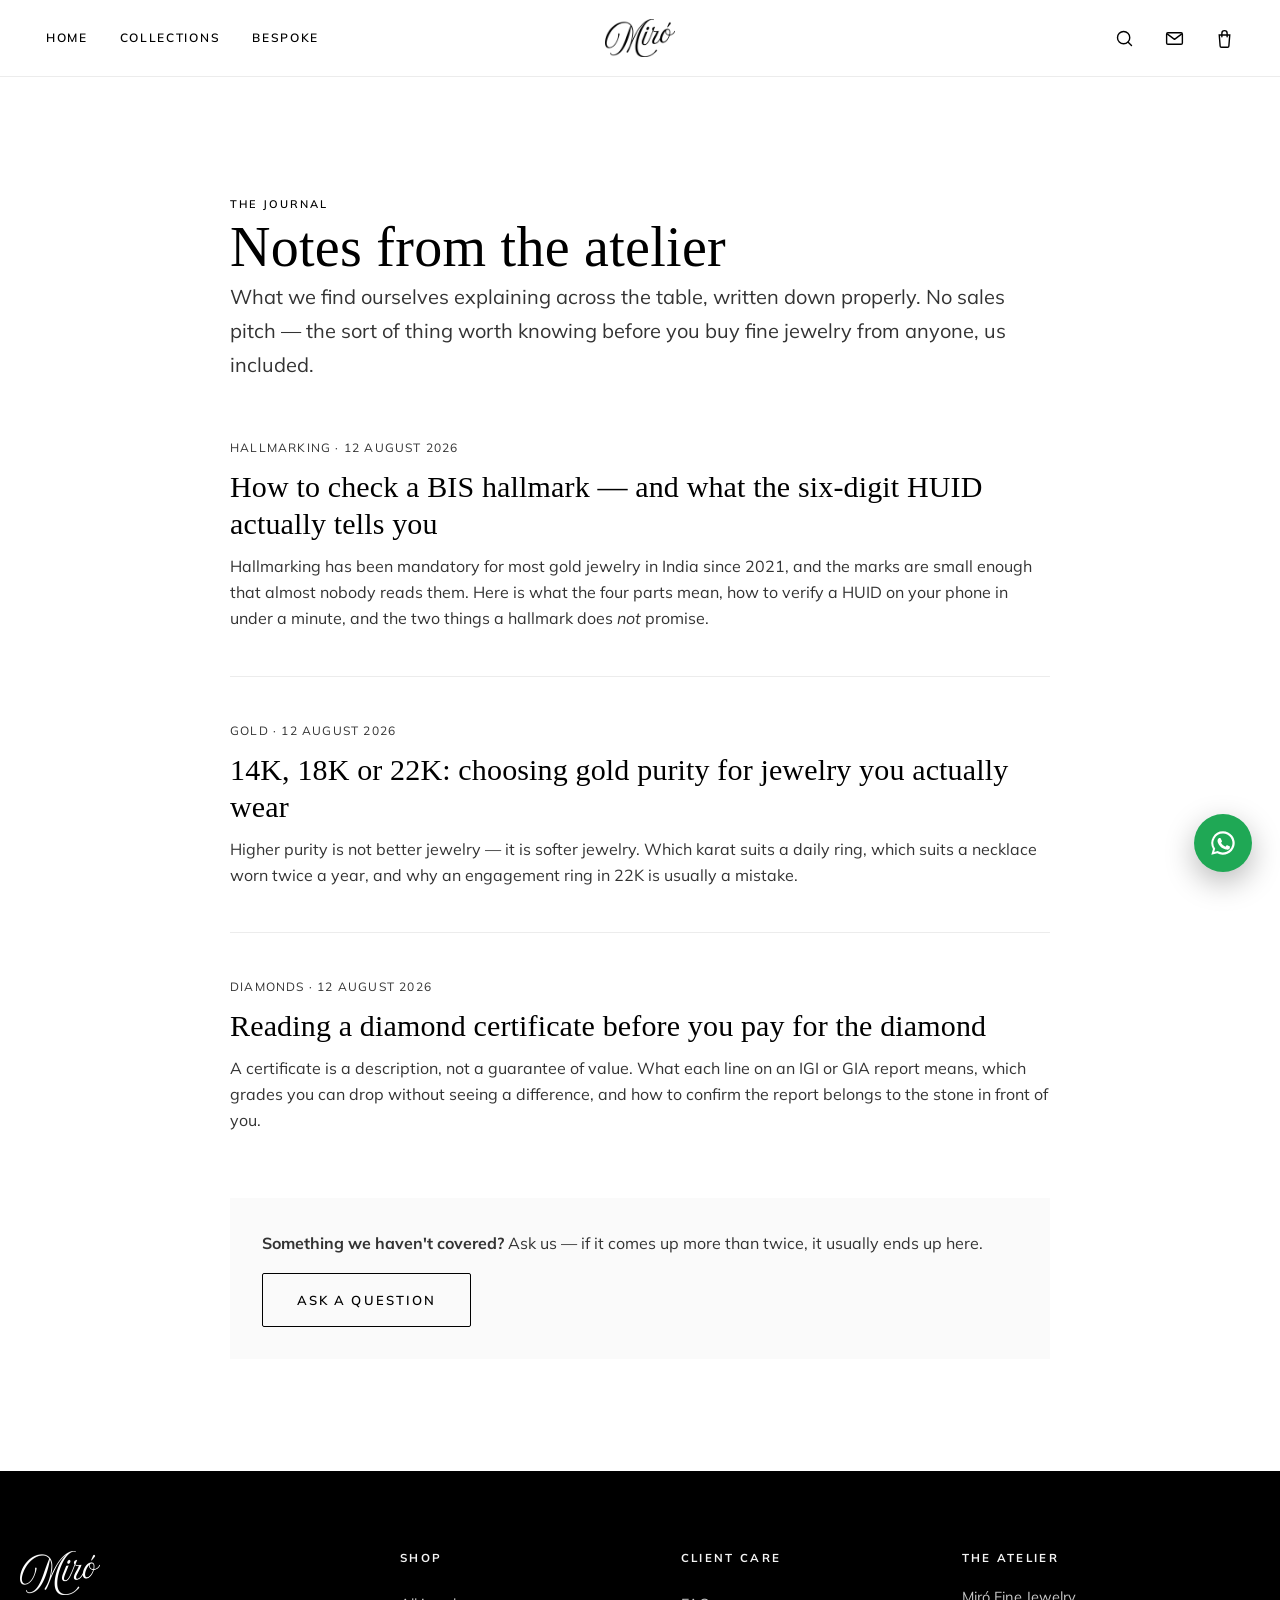
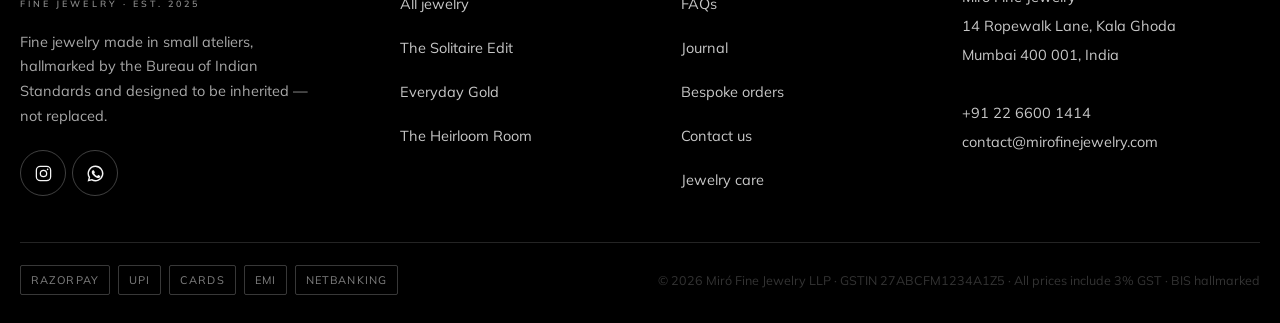
<file: journal.html>
<!DOCTYPE html>
<html lang="en">
<head>
  <meta charset="UTF-8">
  <meta name="viewport" content="width=device-width, initial-scale=1.0">
  <title>Journal — Miró Fine Jewelry</title>
  <meta name="description" content="Plain answers on buying fine jewelry in India — BIS hallmarks and HUID numbers, gold purity for everyday wear, and how to read a diamond certificate before you pay for it.">
  <!-- seo:social -->
  <link rel="canonical" href="https://mirofinejewelry.com/journal.html">
  <meta property="og:type" content="website">
  <meta property="og:site_name" content="Miró Fine Jewelry">
  <meta property="og:locale" content="en_IN">
  <meta property="og:url" content="https://mirofinejewelry.com/journal.html">
  <meta property="og:title" content="Journal — Miró Fine Jewelry">
  <meta property="og:description" content="Plain answers on buying fine jewelry in India — BIS hallmarks and HUID numbers, gold purity for everyday wear, and how to read a diamond certificate before you pay for it.">
  <meta property="og:image" content="https://mirofinejewelry.com/assets/img/miro-og.png">
  <meta property="og:image:alt" content="Miró Fine Jewelry">
  <meta name="twitter:card" content="summary_large_image">
  <meta name="twitter:title" content="Journal — Miró Fine Jewelry">
  <meta name="twitter:description" content="Plain answers on buying fine jewelry in India — BIS hallmarks, gold purity, and diamond certificates.">
  <meta name="twitter:image" content="https://mirofinejewelry.com/assets/img/miro-og.png">
  <link rel="preconnect" href="https://fonts.googleapis.com">
  <link rel="preconnect" href="https://fonts.gstatic.com" crossorigin>
  <link href="https://fonts.googleapis.com/css2?family=Mulish:wght@300;400;500;600;700&family=Monsieur+La+Doulaise&display=swap" rel="stylesheet">
  <link rel="icon" type="image/png" href="assets/img/miro-favicon.png">
  <link rel="stylesheet" href="assets/css/main.css">
  <link rel="stylesheet" href="assets/css/journal.css">
  <script src="assets/js/analytics.js"></script>
  <script type="application/ld+json">
{
  "@context": "https://schema.org",
  "@type": "Blog",
  "@id": "https://mirofinejewelry.com/journal.html#blog",
  "url": "https://mirofinejewelry.com/journal.html",
  "name": "The Miró Journal",
  "description": "Plain answers on buying fine jewelry in India.",
  "inLanguage": "en-IN",
  "publisher": { "@id": "https://mirofinejewelry.com/#organization" },
  "blogPost": [
    {
      "@type": "BlogPosting",
      "headline": "How to check a BIS hallmark — and what the six-digit HUID actually tells you",
      "url": "https://mirofinejewelry.com/journal-bis-hallmark.html",
      "datePublished": "2026-08-12",
      "author": { "@id": "https://mirofinejewelry.com/#organization" }
    },
    {
      "@type": "BlogPosting",
      "headline": "14K, 18K or 22K: choosing gold purity for jewelry you actually wear",
      "url": "https://mirofinejewelry.com/journal-gold-purity.html",
      "datePublished": "2026-08-12",
      "author": { "@id": "https://mirofinejewelry.com/#organization" }
    },
    {
      "@type": "BlogPosting",
      "headline": "Reading a diamond certificate before you pay for the diamond",
      "url": "https://mirofinejewelry.com/journal-diamond-certificate.html",
      "datePublished": "2026-08-12",
      "author": { "@id": "https://mirofinejewelry.com/#organization" }
    }
  ]
}
  </script>
</head>
<body data-page="journal">
  <a class="skip-link" href="#main">Skip to content</a>
  <div id="site-chrome-top"></div>

  <main id="main">
    <section class="section" aria-labelledby="journal-title">
      <div class="container container--narrow">

        <p class="eyebrow">The Journal</p>
        <h1 id="journal-title">Notes from the atelier</h1>
        <p class="lede">What we find ourselves explaining across the table, written down properly.
          No sales pitch — the sort of thing worth knowing before you buy fine jewelry from
          anyone, us included.</p>

        <div class="jlist">

          <article class="jcard">
            <p class="jcard__meta">Hallmarking · 12 August 2026</p>
            <h2 class="jcard__title">
              <a href="journal-bis-hallmark.html">How to check a BIS hallmark — and what the six-digit HUID actually tells you</a>
            </h2>
            <p class="jcard__sub">Hallmarking has been mandatory for most gold jewelry in India since 2021,
              and the marks are small enough that almost nobody reads them. Here is what the four parts mean,
              how to verify a HUID on your phone in under a minute, and the two things a hallmark does
              <em>not</em> promise.</p>
          </article>

          <article class="jcard">
            <p class="jcard__meta">Gold · 12 August 2026</p>
            <h2 class="jcard__title">
              <a href="journal-gold-purity.html">14K, 18K or 22K: choosing gold purity for jewelry you actually wear</a>
            </h2>
            <p class="jcard__sub">Higher purity is not better jewelry — it is softer jewelry. Which karat
              suits a daily ring, which suits a necklace worn twice a year, and why an engagement ring
              in 22K is usually a mistake.</p>
          </article>

          <article class="jcard">
            <p class="jcard__meta">Diamonds · 12 August 2026</p>
            <h2 class="jcard__title">
              <a href="journal-diamond-certificate.html">Reading a diamond certificate before you pay for the diamond</a>
            </h2>
            <p class="jcard__sub">A certificate is a description, not a guarantee of value. What each line
              on an IGI or GIA report means, which grades you can drop without seeing a difference, and
              how to confirm the report belongs to the stone in front of you.</p>
          </article>

        </div>

        <div class="jend">
          <p><strong>Something we haven't covered?</strong> Ask us — if it comes up more than
            twice, it usually ends up here.</p>
          <p><a class="btn btn--outline" href="contact.html">Ask a question</a></p>
        </div>

      </div>
    </section>
  </main>

  <div id="site-chrome-bottom"></div>
  <script src="assets/data/catalog.js"></script>
  <script src="assets/js/store.js"></script>
  <script src="assets/js/layout.js"></script>
</body>
</html>
</file>
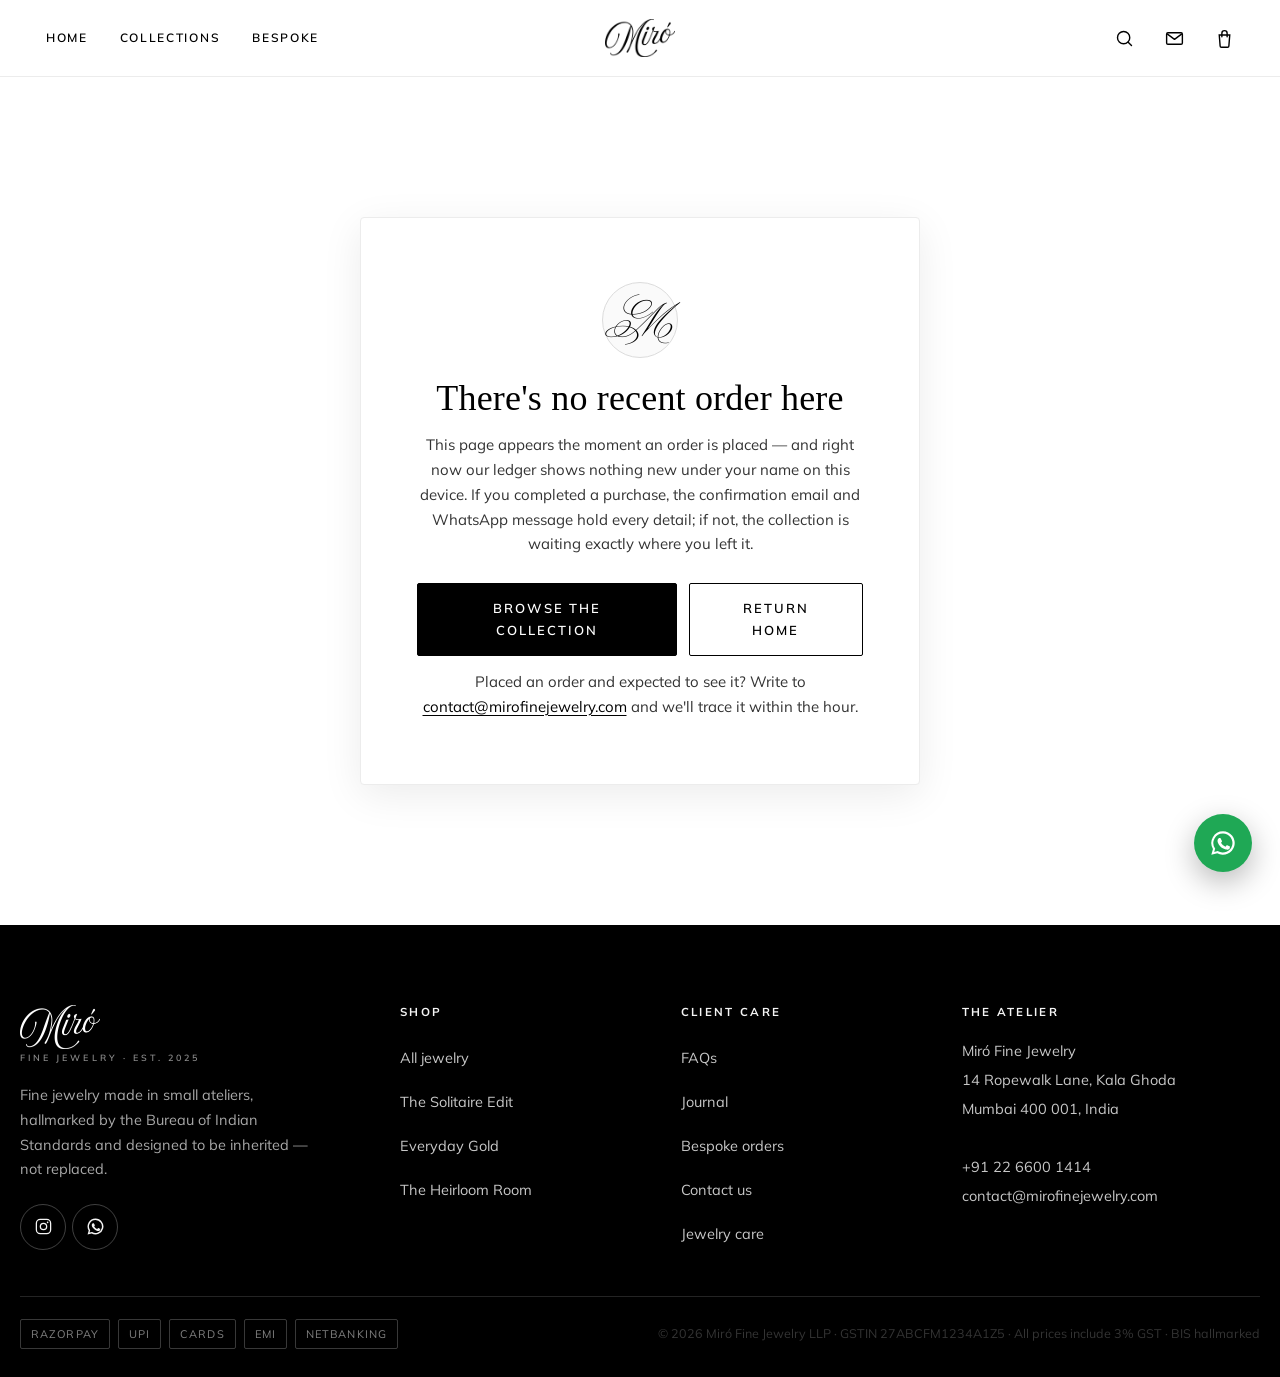
<file: order-confirmation.html>
<!DOCTYPE html>
<html lang="en">
<head>
  <meta charset="UTF-8">
  <meta name="viewport" content="width=device-width, initial-scale=1.0">
  <title>Order Confirmed — Miró Fine Jewelry</title>
  <meta name="description" content="Your Miró order is confirmed. Review your pieces, download your GST tax invoice and follow your jewelry from our atelier to your door.">
  <!-- seo:noindex -->
  <meta name="robots" content="noindex, nofollow">
  <link rel="preconnect" href="https://fonts.googleapis.com">
  <link rel="preconnect" href="https://fonts.gstatic.com" crossorigin>
  <link href="https://fonts.googleapis.com/css2?family=Mulish:wght@300;400;500;600;700&family=Monsieur+La+Doulaise&display=swap" rel="stylesheet">
  <link rel="icon" type="image/png" href="assets/img/miro-favicon.png">
  <link rel="stylesheet" href="assets/css/main.css">
  <link rel="stylesheet" href="assets/css/order-confirmation.css">
  <script src="assets/js/analytics.js"></script>
</head>
<body data-page="order-confirmation">
  <a class="skip-link" href="#main">Skip to content</a>
  <div id="site-chrome-top"></div>

  <main id="main">

    <!-- ============ No recent order (shown only when miro_last_order is absent) ============ -->
    <section class="section no-order js-no-order" hidden aria-labelledby="no-order-title">
      <div class="container container--narrow">
        <div class="no-order__panel">
          <span class="no-order__mark logo-script" aria-hidden="true">M</span>
          <h1 id="no-order-title">There's no recent order here</h1>
          <p>This page appears the moment an order is placed — and right now our ledger shows
            nothing new under your name on this device. If you completed a purchase, the
            confirmation email and WhatsApp message hold every detail; if not, the collection
            is waiting exactly where you left it.</p>
          <div class="no-order__ctas">
            <a class="btn" href="collections.html">Browse the collection</a>
            <a class="btn btn--outline" href="index.html">Return home</a>
          </div>
          <p class="no-order__help">Placed an order and expected to see it? Write to
            <a href="mailto:contact@mirofinejewelry.com">contact@mirofinejewelry.com</a> and we'll trace it within the hour.</p>
        </div>
      </div>
    </section>

    <!-- ============ Confirmed order view ============ -->
    <div class="js-order-view" hidden>

      <!-- Success header -->
      <section class="confirm-hero" aria-label="Order confirmation">
        <div class="container container--narrow">
          <span class="check-ring" aria-hidden="true">
            <svg viewBox="0 0 64 64" fill="none">
              <circle class="check-ring__circle" cx="32" cy="32" r="30"/>
              <path class="check-ring__tick" d="M20 33.5 28.5 42 44 25"/>
            </svg>
          </span>
          <p class="eyebrow eyebrow--teal">Order confirmed</p>
          <h1 class="confirm-hero__title">Thank you, <span class="js-first-name">friend</span></h1>
          <p class="confirm-hero__meta js-order-meta"></p>
          <p class="confirm-hero__sub js-confirm-sub"></p>
        </div>
      </section>

      <!-- Timeline strip -->
      <section class="timeline-band section--tight" aria-label="Where your order is">
        <div class="container container--narrow">
          <ol class="timeline reveal" role="list">
            <li class="timeline__step is-done" aria-current="step">
              <span class="timeline__dot" aria-hidden="true"></span>
              <span class="timeline__label">Confirmed</span>
              <span class="sr-only">— current stage</span>
            </li>
            <li class="timeline__step">
              <span class="timeline__dot" aria-hidden="true"></span>
              <span class="timeline__label">In the atelier</span>
            </li>
            <li class="timeline__step">
              <span class="timeline__dot" aria-hidden="true"></span>
              <span class="timeline__label">Quality &amp; hallmarking</span>
            </li>
            <li class="timeline__step">
              <span class="timeline__dot" aria-hidden="true"></span>
              <span class="timeline__label">Delivered</span>
            </li>
          </ol>
          <p class="timeline__eta js-eta reveal reveal--d1" aria-live="polite"></p>
        </div>
      </section>

      <!-- Items recap -->
      <section class="recap-band section--tight" aria-labelledby="recap-title">
        <div class="container container--narrow">
          <div class="card recap reveal">
            <div class="card__head">
              <h2 id="recap-title">In your order</h2>
              <p class="js-recap-count muted"></p>
            </div>
            <ul class="recap__list js-items" role="list"></ul>
            <p class="recap__gift js-gift-note" hidden></p>
          </div>
        </div>
      </section>

      <!-- GST tax invoice -->
      <section class="invoice-band section--tight" aria-labelledby="invoice-title">
        <div class="container container--narrow">
          <article class="card invoice reveal" id="tax-invoice">
            <header class="invoice__head">
              <div>
                <p class="invoice__kicker">Tax invoice</p>
                <h2 id="invoice-title" class="invoice__number js-invoice-number"></h2>
                <p class="invoice__hsn">HSN 7113 — Articles of jewelry &amp; parts thereof · GST 3% (included in all prices)</p>
              </div>
              <p class="invoice__brand" aria-hidden="true"><img class="logo-mark" src="assets/img/miro-logo-wordmark.png" alt="" width="640" height="351"></p>
            </header>

            <div class="invoice__parties">
              <div class="invoice__party">
                <h3>Sold by</h3>
                <p>Miró Fine Jewelry LLP<br>
                  14 Ropewalk Lane, Kala Ghoda<br>
                  Mumbai 400 001, Maharashtra, India<br>
                  GSTIN 27ABCFM1234A1Z5</p>
              </div>
              <div class="invoice__party">
                <h3>Billed to</h3>
                <p class="js-buyer"></p>
              </div>
              <div class="invoice__party">
                <h3>Invoice details</h3>
                <p class="js-invoice-meta"></p>
              </div>
            </div>

            <div class="invoice__scroll">
              <table class="invoice__table">
                <caption class="sr-only">GST breakdown for this order, in Indian rupees</caption>
                <thead>
                  <tr><th scope="col">Description</th><th scope="col" class="num">Amount</th></tr>
                </thead>
                <tbody class="js-invoice-rows"></tbody>
                <tfoot>
                  <tr class="invoice__grand"><th scope="row">Grand total</th><td class="num js-grand"></td></tr>
                </tfoot>
              </table>
            </div>

            <p class="invoice__note">All prices are inclusive of 3% GST on jewelry (1.5% CGST + 1.5% SGST).
              Gold is BIS-hallmarked; certificates travel with your pieces. This is a computer-generated
              invoice and requires no signature. Please retain it for insurance and resale valuation.</p>

            <div class="invoice__actions no-print">
              <button class="btn btn--outline js-print" type="button">Download invoice (PDF)</button>
              <p class="invoice__print-hint muted">Opens your device's print dialog — choose “Save as PDF”.</p>
            </div>
          </article>
        </div>
      </section>

      <!-- Help row -->
      <section class="help-band section--tight" aria-labelledby="help-title">
        <div class="container container--narrow">
          <div class="card help reveal">
            <div class="help__copy">
              <p class="eyebrow">We're with you</p>
              <h2 id="help-title">Questions between now and the doorbell?</h2>
              <p>Our concierge replies within the hour, 10am–7pm IST, seven days a week — for sizing
                second thoughts, delivery timing or a discreet change to the gift note.</p>
              <p class="help__track"><strong>Track on WhatsApp</strong> — we send a message at every
                milestone: when your piece leaves the bench, passes hallmarking and boards the courier.</p>
            </div>
            <div class="help__actions">
              <a class="btn js-wa-cta" href="contact.html" target="_blank" rel="noopener">WhatsApp concierge</a>
              <a class="help__mail" href="mailto:contact@mirofinejewelry.com">contact@mirofinejewelry.com</a>
            </div>
          </div>
        </div>
      </section>

      <!-- Continue shopping -->
      <section class="continue-band section" aria-label="Continue shopping">
        <div class="container container--narrow continue">
          <p class="h-serif-italic continue__line reveal">While the atelier works, the collection keeps growing.</p>
          <a class="btn reveal reveal--d1" href="collections.html">Continue shopping</a>
        </div>
      </section>

    </div>
  </main>

  <div id="site-chrome-bottom"></div>
  <script src="assets/data/catalog.js"></script>
  <script src="assets/js/store.js"></script>
  <script src="assets/js/layout.js"></script>
  <script src="assets/js/order-confirmation.js"></script>
</body>
</html>
</file>
<file: assets/css/main.css>
/* ============================================================
   Miró — Fine Jewelry · Design System
   Palette: black type and controls on white, neutral greys only.
   Mobile-first. Base styles target ~375px.
   ============================================================ */

:root {
  /* Palette — client feedback 2026-07-24: black & white only, no blue.
     All type, buttons and rules are black; greys are neutral (no blue
     cast). Legacy variable names kept so page styles keep resolving. */
  --raspberry: #000000;
  --raspberry-dark: #262626;
  --raspberry-tint: #f2f2f2;
  --cream: #f4f4f4;
  --cream-soft: #fafafa;
  --navy: #000000;
  --navy-soft: #1a1a1a;
  --teal: #000000;
  --teal-text: #000000;
  --teal-tint: #f2f2f2;
  --copper: #000000;
  --maroon: #000000;

  /* Derived neutrals */
  --paper: #ffffff;
  --ink: #000000;
  --ink-soft: #333333;
  --line: #dcdcdc;
  --line-soft: #ececec;
  --white: #ffffff;

  /* Type — client feedback: Georgia Regular in place of Playfair Display */
  --font-title: Georgia, "Times New Roman", serif;
  --font-body: "Avenir Next", "Avenir", "Mulish", "Helvetica Neue", Arial, sans-serif;
  --font-script: "Monsieur La Doulaise", "Snell Roundhand", cursive;

  /* Rhythm */
  --space-1: 4px;  --space-2: 8px;  --space-3: 16px; --space-4: 24px;
  --space-5: 32px; --space-6: 48px; --space-7: 64px; --space-8: 96px;
  --radius: 2px;
  --radius-lg: 4px;
  --shadow-soft: 0 10px 40px rgba(0, 0, 0, 0.08);
  --shadow-lift: 0 18px 60px rgba(0, 0, 0, 0.14);
  --header-h: 64px;
  --announce-h: 38px;
  --ease: cubic-bezier(0.25, 0.1, 0.25, 1);
}

/* ---------- Reset ---------- */
*, *::before, *::after { box-sizing: border-box; }
* { margin: 0; }
html { -webkit-text-size-adjust: 100%; scroll-behavior: smooth; }
body {
  font-family: var(--font-body);
  font-size: 16px;
  line-height: 1.65;
  color: var(--ink);
  background: var(--paper);
  -webkit-font-smoothing: antialiased;
  text-rendering: optimizeLegibility;
}
img, svg, video { display: block; max-width: 100%; }
img { height: auto; background: var(--cream-soft); }
input, button, textarea, select { font: inherit; color: inherit; }
button { cursor: pointer; background: none; border: none; padding: 0; }
a { color: inherit; text-decoration: none; }
ul[role="list"], ol[role="list"] { list-style: none; padding: 0; }
:focus-visible { outline: 2px solid var(--raspberry); outline-offset: 3px; border-radius: 1px; }

/* ---------- Typography ---------- */
h1, h2, h3, h4, .h-serif {
  font-family: var(--font-title);
  font-weight: 500;
  line-height: 1.15;
  color: var(--navy);
  letter-spacing: 0.005em;
}
h1 { font-size: clamp(34px, 6vw, 56px); }
h2 { font-size: clamp(28px, 4.5vw, 40px); }
h3 { font-size: clamp(20px, 3vw, 24px); }
h4 { font-size: 18px; }
.display { font-size: clamp(40px, 8vw, 72px); font-weight: 400; line-height: 1.06; }
.h-serif-italic { font-family: var(--font-title); font-style: italic; font-weight: 400; }
p { color: var(--ink-soft); }
.lede { font-size: clamp(17px, 2.2vw, 20px); line-height: 1.7; }
.eyebrow {
  display: inline-block;
  font-size: 11px;
  font-weight: 600;
  letter-spacing: 0.18em;
  text-transform: uppercase;
  color: var(--raspberry);
}
.eyebrow--navy { color: var(--navy); }
.eyebrow--teal { color: var(--teal-text); }
.measure { max-width: 62ch; }
.text-center { text-align: center; }
.muted { color: var(--ink-soft); }

.logo-script {
  font-family: var(--font-script);
  font-weight: 400;
  color: var(--navy);
  line-height: 1;
  letter-spacing: 0.01em;
}

/* Official Miró wordmark (client brand assets, 2026-07) */
.logo-mark {
  display: block; width: auto; height: 34px;
  background: none;
}

/* ---------- Layout helpers ---------- */
.container { width: 100%; max-width: 1280px; margin-inline: auto; padding-inline: 20px; }
.container--narrow { max-width: 860px; }
.container--wide { max-width: 1440px; }
.section { padding-block: clamp(56px, 9vw, 112px); }
.section--tight { padding-block: clamp(36px, 6vw, 72px); }
.section--cream { background: var(--cream); }
.section--cream-soft { background: var(--cream-soft); }
.section--navy { background: var(--navy); }
.section--navy h1, .section--navy h2, .section--navy h3 { color: var(--paper); }
.section--navy p { color: rgba(255, 255, 255, 0.75); }
.grid { display: grid; gap: 20px; }
@media (min-width: 600px) {
  .grid--2 { grid-template-columns: repeat(2, 1fr); }
  .grid--3 { grid-template-columns: repeat(2, 1fr); }
  .grid--4 { grid-template-columns: repeat(2, 1fr); }
}
@media (min-width: 900px) {
  .grid--3 { grid-template-columns: repeat(3, 1fr); }
  .grid--4 { grid-template-columns: repeat(4, 1fr); }
  .grid { gap: 28px; }
}
.hairline { border: 0; border-top: 1px solid var(--line); }
.sr-only {
  position: absolute; width: 1px; height: 1px; padding: 0; margin: -1px;
  overflow: hidden; clip: rect(0 0 0 0); white-space: nowrap; border: 0;
}
.skip-link {
  position: absolute; top: -64px; left: 16px; z-index: 200;
  background: var(--navy); color: var(--paper);
  padding: 12px 20px; border-radius: var(--radius);
  transition: top 0.2s var(--ease);
}
.skip-link:focus { top: 12px; }

/* ---------- Buttons (large tap targets — client priority) ---------- */
.btn {
  display: inline-flex; align-items: center; justify-content: center; gap: 10px;
  min-height: 54px; padding: 14px 34px;
  background: var(--raspberry); color: var(--white);
  font-size: 13px; font-weight: 600; letter-spacing: 0.16em; text-transform: uppercase;
  border: 1px solid var(--raspberry); border-radius: var(--radius);
  transition: background 0.25s var(--ease), border-color 0.25s var(--ease),
              color 0.25s var(--ease), transform 0.25s var(--ease);
  -webkit-tap-highlight-color: transparent;
}
.btn:hover { background: var(--raspberry-dark); border-color: var(--raspberry-dark); }
.btn:active { transform: translateY(1px); }
.btn--outline { background: transparent; color: var(--navy); border-color: var(--navy); }
.btn--outline:hover { background: var(--navy); border-color: var(--navy); color: var(--paper); }
.btn--light { background: var(--paper); color: var(--navy); border-color: var(--paper); }
.btn--light:hover { background: var(--cream); border-color: var(--cream); }
.btn--ghost-light { background: transparent; color: var(--paper); border-color: rgba(255,255,255,.65); }
.btn--ghost-light:hover { background: rgba(255,255,255,.12); border-color: var(--paper); }
.btn--block { width: 100%; }
.btn--lg { min-height: 60px; padding: 16px 42px; font-size: 14px; }
.btn[disabled], .btn.is-disabled { opacity: 0.5; pointer-events: none; }
.btn--text {
  display: inline-flex; align-items: center; gap: 8px;
  min-height: 48px; padding: 8px 2px;
  font-size: 12px; font-weight: 600; letter-spacing: 0.16em; text-transform: uppercase;
  color: var(--navy); border-bottom: 1px solid var(--navy);
  transition: color 0.25s var(--ease), border-color 0.25s var(--ease), gap 0.25s var(--ease);
}
.btn--text:hover { color: var(--raspberry); border-color: var(--raspberry); gap: 12px; }
.btn--text.on-dark { color: var(--paper); border-color: rgba(255,255,255,.6); }
.btn--text.on-dark:hover { color: var(--cream); border-color: var(--cream); }

/* ---------- Badges ---------- */
.badge {
  display: inline-flex; align-items: center;
  padding: 5px 12px;
  font-size: 10px; font-weight: 700; letter-spacing: 0.14em; text-transform: uppercase;
  background: var(--teal); color: var(--white); border-radius: var(--radius);
}
.badge--new { background: var(--raspberry); }
.badge--bestseller { background: var(--navy); }
.badge--sale { background: var(--maroon); }

/* ---------- Forms ---------- */
.field { display: flex; flex-direction: column; gap: 8px; }
.field label {
  font-size: 12px; font-weight: 600; letter-spacing: 0.1em; text-transform: uppercase;
  color: var(--navy);
}
.field .hint { font-size: 13px; color: var(--ink-soft); }
.field .error-msg { font-size: 13px; color: var(--maroon); display: none; }
.field.has-error .error-msg { display: block; }
.field.has-error .input, .field.has-error .select, .field.has-error .textarea { border-color: var(--maroon); }
.input, .select, .textarea {
  width: 100%; min-height: 52px; padding: 14px 16px;
  background: var(--white); border: 1px solid var(--line); border-radius: var(--radius);
  color: var(--ink); transition: border-color 0.2s var(--ease), box-shadow 0.2s var(--ease);
  appearance: none;
}
.textarea { min-height: 140px; resize: vertical; }
.input:focus, .select:focus, .textarea:focus {
  outline: none; border-color: var(--raspberry);
  box-shadow: 0 0 0 3px rgba(0, 0, 0, 0.12);
}
.input::placeholder, .textarea::placeholder { color: #8c8c8c; }
.select {
  background-image: url("data:image/svg+xml,%3Csvg xmlns='http://www.w3.org/2000/svg' width='12' height='8' viewBox='0 0 12 8'%3E%3Cpath d='M1 1l5 5 5-5' stroke='%23000000' stroke-width='1.5' fill='none' stroke-linecap='round'/%3E%3C/svg%3E");
  background-repeat: no-repeat; background-position: right 16px center;
  padding-right: 44px;
}
.checkbox-row { display: flex; align-items: flex-start; gap: 12px; cursor: pointer; }
.checkbox-row input[type="checkbox"] {
  width: 20px; height: 20px; margin-top: 2px; accent-color: var(--raspberry); flex: none;
}

/* ---------- Announcement bar ---------- */
.announce {
  background: var(--navy); color: var(--cream);
  font-size: 11px; letter-spacing: 0.14em; text-transform: uppercase;
  text-align: center; padding: 11px 16px; line-height: 1.45;
}
.announce a { color: var(--cream); text-decoration: underline; text-underline-offset: 3px; }

/* ---------- Header — white strip per client mockup:
   links left · logo centre · icons right ---------- */

/* The injected chrome wrapper must not box the header in: a sticky element
   can only travel inside its parent, and this wrapper is only as tall as the
   header itself (drawer + search overlay are fixed). Without this the header
   scrolls straight off, and anything pinned below it — e.g. the collections
   category bar — ends up floating mid-page. */
#site-chrome-top { display: contents; }

.site-header {
  position: sticky; top: 0; z-index: 120;
  background: var(--white);
  border-bottom: 1px solid var(--line-soft);
}
.site-header__inner {
  display: grid; grid-template-columns: 1fr auto 1fr;
  align-items: center;
  gap: 12px; min-height: var(--header-h);
  max-width: 1440px; margin-inline: auto; padding-inline: 16px;
}
.site-header__logo {
  grid-column: 2;
  display: inline-flex; flex-direction: column; align-items: center; gap: 1px; padding: 6px 10px;
}
/* Client feedback 2026-07-28: the wordmark stands alone — no "Fine Jewelry
   · Est. 2025" strapline under it in the header. It still runs in the footer. */
.site-header__logo .logo-mark { height: 30px; }
.site-nav { display: none; grid-column: 1; justify-self: start; }
.site-header__icons { grid-column: 3; justify-self: end; display: flex; align-items: center; gap: 2px; }
.hamburger { grid-column: 1; justify-self: start; }
.icon-btn {
  position: relative;
  display: inline-flex; align-items: center; justify-content: center;
  width: 48px; height: 48px; border-radius: 50%;
  color: var(--navy);
  transition: background 0.2s var(--ease), color 0.2s var(--ease);
}
.icon-btn:hover { background: var(--cream); color: var(--raspberry); }
.icon-btn svg { width: 21px; height: 21px; }
.cart-count {
  position: absolute; top: 5px; right: 3px;
  min-width: 18px; height: 18px; padding: 0 5px;
  display: flex; align-items: center; justify-content: center;
  background: var(--raspberry); color: var(--white);
  font-size: 10px; font-weight: 700; border-radius: 999px;
  transform: scale(0); transition: transform 0.25s var(--ease);
}
.cart-count.is-visible { transform: scale(1); }
.hamburger { display: inline-flex; }

@media (min-width: 900px) {
  /* Keep --header-h in step with the real header height so sticky
     elements (e.g. the collections toolbar) pin flush beneath it */
  :root { --header-h: 76px; }
  .site-header__inner { padding-inline: 32px; min-height: var(--header-h); }
  .hamburger { display: none; }
  .site-nav { display: flex; gap: 4px; }
  .site-nav a {
    display: inline-flex; align-items: center;
    padding: 12px 14px;
    font-size: 12px; font-weight: 600; letter-spacing: 0.14em; text-transform: uppercase;
    color: var(--navy); position: relative;
  }
  .site-nav a::after {
    content: ""; position: absolute; left: 14px; right: 14px; bottom: 6px;
    height: 1px; background: var(--raspberry);
    transform: scaleX(0); transform-origin: left;
    transition: transform 0.25s var(--ease);
  }
  .site-nav a:hover::after, .site-nav a[aria-current="page"]::after { transform: scaleX(1); }
  .site-nav a[aria-current="page"] { color: var(--raspberry); }
  .site-header__logo .logo-mark { height: 38px; }
}

/* ---------- Mobile drawer ---------- */
.drawer {
  position: fixed; inset: 0; z-index: 160;
  visibility: hidden; pointer-events: none;
}
.drawer.is-open { visibility: visible; pointer-events: auto; }
.drawer__scrim {
  position: absolute; inset: 0; background: rgba(0, 0, 0, 0.5);
  opacity: 0; transition: opacity 0.3s var(--ease);
}
.drawer.is-open .drawer__scrim { opacity: 1; }
.drawer__panel {
  position: absolute; top: 0; bottom: 0; left: 0;
  width: min(86vw, 380px);
  background: var(--paper);
  display: flex; flex-direction: column;
  transform: translateX(-102%);
  transition: transform 0.35s var(--ease);
  box-shadow: var(--shadow-lift);
}
.drawer.is-open .drawer__panel { transform: translateX(0); }
.drawer__head {
  display: flex; align-items: center; justify-content: space-between;
  padding: 14px 12px 14px 24px; border-bottom: 1px solid var(--line-soft);
}
.drawer__head .logo-mark { height: 30px; }
.drawer__nav { display: flex; flex-direction: column; padding: 16px 8px; }
.drawer__nav a {
  padding: 16px 18px;
  font-size: 14px; font-weight: 600; letter-spacing: 0.12em; text-transform: uppercase;
  color: var(--navy); border-radius: var(--radius);
}
.drawer__nav a:hover, .drawer__nav a[aria-current="page"] { background: var(--cream); color: var(--raspberry); }
.drawer__foot {
  margin-top: auto; padding: 24px;
  border-top: 1px solid var(--line-soft);
  display: flex; flex-direction: column; gap: 14px;
  font-size: 14px; color: var(--ink-soft);
}
.drawer__foot a { display: inline-flex; align-items: center; gap: 10px; color: var(--navy); font-weight: 500; min-height: 48px; }
.drawer__foot svg { width: 18px; height: 18px; color: var(--teal); }

/* ---------- Search overlay ---------- */
.search-overlay {
  position: fixed; inset: 0; z-index: 170;
  background: var(--paper);
  visibility: hidden; opacity: 0;
  transition: opacity 0.3s var(--ease), visibility 0s 0.3s;
  overflow-y: auto;
}
.search-overlay.is-open { visibility: visible; opacity: 1; transition: opacity 0.3s var(--ease); }
.search-overlay__inner { max-width: 960px; margin-inline: auto; padding: 20px; }
.search-overlay__bar {
  display: flex; align-items: center; gap: 8px;
  border-bottom: 2px solid var(--navy);
  padding-bottom: 10px; margin-top: 26px;
}
.search-overlay__bar svg { width: 24px; height: 24px; color: var(--navy); flex: none; }
.search-overlay__input {
  flex: 1; min-width: 0; border: none; background: transparent; outline: none;
  font-family: var(--font-title); font-size: clamp(22px, 5vw, 34px); color: var(--navy);
}
.search-overlay__input::placeholder { color: #8c8c8c; }
.search-overlay__close { position: absolute; top: 14px; right: 14px; }
.search-overlay__hint {
  margin-top: 14px; font-size: 12px; letter-spacing: 0.14em;
  text-transform: uppercase; color: var(--ink-soft);
}
.search-overlay__results { margin-top: 30px; padding-bottom: 60px; }
.search-overlay__results .grid { gap: 16px; }
.search-overlay__empty { padding: 48px 0; text-align: center; color: var(--ink-soft); }
.search-overlay__empty .h-serif-italic { font-size: 24px; color: var(--navy); display: block; margin-bottom: 8px; }

/* ---------- Product card ---------- */
.pcard { position: relative; display: flex; flex-direction: column; gap: 12px; }
.pcard__media {
  position: relative; overflow: hidden; border-radius: var(--radius-lg);
  aspect-ratio: 3 / 4; background: var(--cream-soft);
}
.pcard__media img {
  width: 100%; height: 100%; object-fit: cover;
  transition: transform 0.6s var(--ease), opacity 0.4s var(--ease);
}
.pcard:hover .pcard__media img, .pcard:focus-within .pcard__media img { transform: scale(1.05); }
.pcard__badge { position: absolute; top: 12px; left: 12px; z-index: 2; }
.pcard__body { display: flex; flex-direction: column; gap: 3px; }
.pcard__cat {
  font-size: 10.5px; font-weight: 600; letter-spacing: 0.16em;
  text-transform: uppercase; color: var(--ink-soft);
}
.pcard__name { font-family: var(--font-title); font-size: 18px; font-weight: 500; color: var(--navy); line-height: 1.3; }
.pcard__price { font-size: 15px; font-weight: 600; color: var(--ink); }
.pcard__price s { color: var(--ink-soft); font-weight: 400; margin-left: 8px; }
.pcard__link::after { content: ""; position: absolute; inset: 0; }
.pcard__link:focus-visible::after { outline: 2px solid var(--raspberry); outline-offset: 4px; }

/* Minimal listing card — name + secondary photo on hover only */
.pcard--minimal:hover .pcard__media img, .pcard--minimal:focus-within .pcard__media img { transform: none; }
.pcard__alt {
  position: absolute; inset: 0; width: 100%; height: 100%; object-fit: cover;
  opacity: 0; transition: opacity 0.45s var(--ease);
}
.pcard--minimal:hover .pcard__alt, .pcard--minimal:focus-within .pcard__alt { opacity: 1; }
.pcard__hovername {
  position: absolute; inset-inline: 0; bottom: 0; z-index: 2;
  padding: 13px 16px; text-align: center;
  font-family: var(--font-title); font-size: 16px; color: var(--navy);
  background: rgba(255, 255, 255, 0.92);
  opacity: 0; transform: translateY(6px);
  transition: opacity 0.3s var(--ease), transform 0.3s var(--ease);
}
.pcard--minimal:hover .pcard__hovername, .pcard--minimal:focus-within .pcard__hovername { opacity: 1; transform: none; }

/* ---------- Quantity stepper ---------- */
.qty {
  display: inline-flex; align-items: center;
  border: 1px solid var(--line); border-radius: var(--radius); background: var(--white);
}
.qty button {
  width: 48px; height: 48px; display: flex; align-items: center; justify-content: center;
  font-size: 20px; color: var(--navy); transition: background 0.2s var(--ease);
}
.qty button:hover { background: var(--cream-soft); }
.qty input {
  width: 44px; height: 48px; text-align: center; border: none; background: transparent;
  font-weight: 600; -moz-appearance: textfield;
}
.qty input::-webkit-outer-spin-button, .qty input::-webkit-inner-spin-button { -webkit-appearance: none; }

/* ---------- Option chips (metal / size selectors) ---------- */
.chips { display: flex; flex-wrap: wrap; gap: 10px; }
.chip {
  display: inline-flex; align-items: center; justify-content: center;
  min-height: 48px; min-width: 52px; padding: 10px 18px;
  border: 1px solid var(--line); border-radius: var(--radius);
  background: var(--white); color: var(--ink);
  font-size: 13px; font-weight: 500;
  transition: border-color 0.2s var(--ease), background 0.2s var(--ease), color 0.2s var(--ease);
}
.chip:hover { border-color: var(--navy); }
.chip[aria-pressed="true"], .chip.is-selected {
  border-color: var(--navy); background: var(--navy); color: var(--paper);
}

/* ---------- Accordion ---------- */
.accordion { border-top: 1px solid var(--line); }
.accordion__item { border-bottom: 1px solid var(--line); }
.accordion__trigger {
  width: 100%; display: flex; align-items: center; justify-content: space-between; gap: 16px;
  padding: 20px 4px; text-align: left;
  font-family: var(--font-title); font-size: 17px; font-weight: 500; color: var(--navy);
  transition: color 0.2s var(--ease);
}
.accordion__trigger:hover { color: var(--raspberry); }
.accordion__icon { flex: none; width: 22px; height: 22px; position: relative; }
.accordion__icon::before, .accordion__icon::after {
  content: ""; position: absolute; inset: 0; margin: auto;
  background: currentColor; transition: transform 0.3s var(--ease);
}
.accordion__icon::before { width: 14px; height: 1.5px; }
.accordion__icon::after { width: 1.5px; height: 14px; }
.accordion__trigger[aria-expanded="true"] .accordion__icon::after { transform: rotate(90deg); }
.accordion__panel { overflow: hidden; max-height: 0; transition: max-height 0.35s var(--ease); }
.accordion__content { padding: 2px 4px 24px; color: var(--ink-soft); }
.accordion__content p + p { margin-top: 10px; }

/* ---------- Footer ---------- */
.site-footer { background: var(--navy); color: rgba(255, 255, 255, 0.78); }
.site-footer a { transition: color 0.2s var(--ease); }
.site-footer a:hover { color: var(--cream); }
.site-footer__main {
  display: grid; gap: 40px;
  padding: clamp(48px, 7vw, 80px) 0 40px;
}
.site-footer__brand .logo-mark { height: 44px; }
.site-footer__brand .logo-tag {
  display: block; margin-top: 2px;
  font-size: 9px; letter-spacing: 0.34em; text-transform: uppercase;
  color: rgba(255, 255, 255, 0.55); font-weight: 600;
}
.site-footer__brand p { margin-top: 18px; max-width: 34ch; font-size: 14.5px; line-height: 1.7; color: rgba(255, 255, 255, 0.66); }
.site-footer__social { display: flex; gap: 6px; margin-top: 22px; }
.site-footer__social a {
  display: inline-flex; align-items: center; justify-content: center;
  width: 46px; height: 46px; border: 1px solid rgba(255, 255, 255, 0.25); border-radius: 50%;
  color: var(--cream);
}
.site-footer__social a:hover { border-color: var(--cream); background: rgba(255,255,255,.08); }
.site-footer__social svg { width: 19px; height: 19px; }
.site-footer__col h4 {
  font-family: var(--font-body); font-size: 11.5px; font-weight: 700;
  letter-spacing: 0.2em; text-transform: uppercase; color: var(--cream);
  margin-bottom: 18px;
}
.site-footer__col ul { list-style: none; padding: 0; display: flex; flex-direction: column; gap: 0; }
.site-footer__col li a { display: inline-flex; min-height: 44px; align-items: center; font-size: 14.5px; }
.site-footer__col address { font-style: normal; font-size: 14.5px; line-height: 2; }
.site-footer__bottom {
  border-top: 1px solid rgba(255, 255, 255, 0.14);
  padding: 22px 0 28px;
  display: flex; flex-direction: column; gap: 12px;
  font-size: 12.5px; color: rgba(255, 255, 255, 0.5);
}
.site-footer__pay { display: flex; align-items: center; flex-wrap: wrap; gap: 8px; font-size: 11px; letter-spacing: 0.1em; text-transform: uppercase; }
.site-footer__pay span { border: 1px solid rgba(255,255,255,.22); border-radius: var(--radius); padding: 5px 10px; }
@media (min-width: 700px) {
  .site-footer__main { grid-template-columns: 1.4fr 1fr 1fr 1.2fr; gap: 32px; }
  .site-footer__bottom { flex-direction: row; align-items: center; justify-content: space-between; }
}

/* ---------- WhatsApp float ---------- */
.wa-float {
  position: fixed; right: 18px; bottom: 18px; z-index: 110;
  display: flex; align-items: center; justify-content: center;
  width: 58px; height: 58px; border-radius: 50%;
  background: #1fa855; color: var(--white);
  box-shadow: 0 10px 30px rgba(0, 0, 0, 0.28);
  transition: transform 0.25s var(--ease), box-shadow 0.25s var(--ease);
}
.wa-float:hover { transform: translateY(-3px) scale(1.04); box-shadow: 0 16px 40px rgba(0, 0, 0,.34); }
.wa-float svg { width: 28px; height: 28px; }
@media (min-width: 900px) { .wa-float { right: 28px; bottom: 28px; } }

/* ---------- Reveal on scroll ---------- */
.reveal { opacity: 0; transform: translateY(26px); transition: opacity 0.7s var(--ease), transform 0.7s var(--ease); }
.reveal.is-visible { opacity: 1; transform: none; }
.reveal--d1 { transition-delay: 0.08s; }
.reveal--d2 { transition-delay: 0.16s; }
.reveal--d3 { transition-delay: 0.24s; }
@media (prefers-reduced-motion: reduce) {
  html { scroll-behavior: auto; }
  .reveal { opacity: 1; transform: none; transition: none; }
  *, *::before, *::after { animation-duration: 0.001s !important; transition-duration: 0.001s !important; }
}

/* ---------- Page hero (shared inner-page banner) ---------- */
.page-hero { background: var(--cream); text-align: center; padding: clamp(44px, 7vw, 84px) 0; }
.page-hero .eyebrow { margin-bottom: 14px; }
/* raspberry at 11px on cream is 4.28:1 — darken inside cream heroes for AA */
.page-hero .eyebrow:not(.eyebrow--navy):not(.eyebrow--teal) { color: var(--raspberry-dark); }
.page-hero p { max-width: 56ch; margin: 14px auto 0; }

/* ---------- Breadcrumbs ---------- */
.crumbs { display: flex; flex-wrap: wrap; gap: 6px; align-items: center; font-size: 12px; letter-spacing: .08em; text-transform: uppercase; color: var(--ink-soft); }
.crumbs a { display: inline-flex; align-items: center; min-height: 44px; color: var(--ink-soft); border-bottom: 1px solid transparent; }
.crumbs a:hover { color: var(--raspberry); }
.crumbs span[aria-hidden] { color: var(--line); }
.crumbs .current { color: var(--navy); font-weight: 600; }

/* ---------- Toast ---------- */
.toast {
  position: fixed; left: 50%; bottom: 92px; z-index: 180;
  transform: translate(-50%, 20px); opacity: 0; pointer-events: none;
  background: var(--navy); color: var(--paper);
  padding: 14px 26px; border-radius: var(--radius-lg);
  font-size: 14px; box-shadow: var(--shadow-lift);
  transition: transform 0.3s var(--ease), opacity 0.3s var(--ease);
  max-width: calc(100vw - 40px); text-align: center;
}
.toast.is-visible { transform: translate(-50%, 0); opacity: 1; }
.toast a { color: var(--cream); text-decoration: underline; text-underline-offset: 3px; pointer-events: auto; }

/* ---------- Utility ---------- */
.no-scroll { overflow: hidden; }
.flow > * + * { margin-top: var(--space-3); }
.mt-2 { margin-top: var(--space-2); } .mt-3 { margin-top: var(--space-3); }
.mt-4 { margin-top: var(--space-4); } .mt-5 { margin-top: var(--space-5); }
.mt-6 { margin-top: var(--space-6); }
</file>
<file: assets/css/contact.css>
/* ============================================================
   Miró — Contact page styles (mobile-first)
   Client feedback 2026-07: the page reads like a postcard —
   message on the left, sender details on the right, a rule
   between the two. Atelier card + map live at the bottom.
   ============================================================ */

/* ---------- Postcard ---------- */
.contact-main { padding-block: clamp(40px, 6vw, 80px); }
.contact-postcard-wrap { max-width: 1080px; }
.postcard {
  background: var(--white);
  border: 1px solid var(--line);
  border-radius: var(--radius-lg);
  box-shadow: var(--shadow-soft);
  padding: clamp(24px, 4.5vw, 56px);
}
.postcard__title {
  font-size: clamp(26px, 3.6vw, 38px); font-weight: 400;
  margin-bottom: clamp(22px, 3.5vw, 36px);
}
.postcard__title + .postcard__lede {
  margin-top: calc(-1 * clamp(14px, 2.2vw, 22px));
  margin-bottom: clamp(22px, 3.5vw, 36px);
  max-width: 60ch; font-size: 15.5px;
}
/* Cross-link between the two enquiry pages */
.postcard__aside {
  display: flex; flex-wrap: wrap; align-items: center; gap: 4px 12px;
  margin-top: 26px; font-size: 15px;
}
.postcard__grid { display: grid; gap: 28px; }
.postcard__divider { border-top: 1px solid var(--line); }
.postcard__left, .postcard__right { display: grid; gap: 22px; align-content: start; }
.postcard__message .textarea { min-height: 180px; }
.postcard__foot {
  display: grid; gap: 20px;
  margin-top: 28px; padding-top: 24px;
  border-top: 1px solid var(--line-soft);
}
@media (min-width: 900px) {
  .postcard__grid {
    grid-template-columns: minmax(0, 1.15fr) 1px minmax(0, 0.85fr);
    gap: clamp(28px, 4vw, 52px);
    align-items: stretch;
  }
  .postcard__divider { border-top: 0; border-left: 1px solid var(--line); }
  .postcard__foot { grid-template-columns: minmax(0, 1fr) auto; align-items: center; }
  .postcard__foot .btn--block { width: auto; padding-inline: 42px; }
}

.contact-form__row { display: grid; gap: 22px; }
@media (min-width: 600px) {
  .contact-form__row { grid-template-columns: 1fr 1fr; gap: 20px; }
}

/* Conditional appointment fieldset */
.contact-appt {
  display: grid; gap: 18px;
  margin: 0; padding: 20px 18px 22px;
  background: var(--cream-soft);
  border: 1px solid var(--line); border-radius: var(--radius-lg);
}
.contact-appt[hidden] { display: none; }
.contact-appt legend {
  padding: 0 8px; margin-left: -8px;
  font-size: 11px; font-weight: 700; letter-spacing: 0.18em;
  text-transform: uppercase; color: var(--navy);
}
.contact-appt__note { font-size: 13.5px; color: var(--ink-soft); }
@media (min-width: 600px) {
  .contact-appt { padding: 24px 22px 26px; }
}

/* Consent row */
.contact-consent span { font-size: 14.5px; color: var(--ink); line-height: 1.5; }
.contact-consent small {
  display: block; margin-top: 2px;
  font-size: 12.5px; color: var(--ink-soft);
}

/* ---------- Success panel ---------- */
.contact-success {
  background: var(--cream);
  border-radius: var(--radius-lg);
  padding: clamp(28px, 5vw, 46px);
}
.contact-success:focus { outline: none; }
.contact-success__title {
  margin-top: 14px;
  font-size: clamp(24px, 4vw, 33px);
  line-height: 1.3; color: var(--navy);
}
.contact-success__copy { margin-top: 14px; max-width: 46ch; }
.contact-success__ref {
  margin-top: 24px;
  font-size: 12px; font-weight: 600; letter-spacing: 0.14em;
  text-transform: uppercase; color: var(--ink-soft);
}
.contact-success__ref strong { color: var(--raspberry); letter-spacing: 0.08em; }
.contact-success__hint { margin-top: 6px; font-size: 13px; color: var(--ink-soft); }
.contact-success__again { margin-top: 26px; }

/* ---------- Atelier section — bottom of the page (client feedback) ---------- */
.contact-atelier__grid { display: grid; gap: 40px; }
@media (min-width: 900px) {
  .contact-atelier__grid {
    grid-template-columns: minmax(0, 1.08fr) minmax(0, 0.92fr);
    gap: 64px; align-items: start;
  }
}

/* ---------- Atelier card ---------- */
.atelier-card {
  background: var(--cream);
  border-radius: var(--radius-lg);
  overflow: hidden;
  box-shadow: var(--shadow-soft);
}
.atelier-card__media { aspect-ratio: 4 / 3; background: var(--cream-soft); }
.atelier-card__media img { width: 100%; height: 100%; object-fit: cover; }
.atelier-card__body { padding: 26px 22px 30px; }
.atelier-card__name { margin-top: 10px; font-size: clamp(24px, 3vw, 30px); }
.atelier-card__blurb { margin-top: 12px; font-size: 15px; max-width: 44ch; }
.atelier-card__dl {
  display: grid; gap: 18px;
  margin: 22px 0 0; padding-top: 20px;
  border-top: 1px solid var(--line);
}
.atelier-card__dl dt {
  font-size: 10.5px; font-weight: 700; letter-spacing: 0.18em;
  text-transform: uppercase; color: var(--ink-soft);
}
.atelier-card__dl dd { margin: 4px 0 0; font-size: 15px; color: var(--navy); line-height: 1.6; }
.atelier-card__dl address { font-style: normal; }
.atelier-card__dl dd a {
  display: inline-flex; align-items: center; min-height: 48px;
  color: var(--navy); font-weight: 600;
  text-decoration: underline; text-underline-offset: 4px;
  text-decoration-color: var(--line);
  transition: color 0.2s var(--ease), text-decoration-color 0.2s var(--ease);
}
.atelier-card__dl dd a:hover { color: var(--raspberry); text-decoration-color: var(--raspberry); }
.atelier-card__wa { margin-top: 22px; }
.atelier-card__wa-icon { display: inline-flex; }
.atelier-card__wa-icon svg { width: 20px; height: 20px; }
.atelier-card__ig { margin-top: 14px; text-align: center; }
@media (min-width: 600px) {
  .atelier-card__body { padding: 32px 30px 36px; }
  .atelier-card__dl { grid-template-columns: 1fr 1fr; gap: 20px 24px; }
}

/* ---------- Stylised map (decorative placeholder, not a real map) ---------- */
.map-art {
  position: relative;
  margin-top: 20px;
  aspect-ratio: 4 / 3;
  background: var(--cream-soft);
  border: 1px solid var(--line);
  border-radius: var(--radius-lg);
  overflow: hidden;
}
.map-art__scene { position: absolute; inset: 0; }
.map-art__water {
  position: absolute; top: -15%; right: -20%;
  width: 52%; height: 130%;
  background: var(--teal-tint);
  border-left: 2px solid rgba(0, 0, 0, 0.25);
  border-radius: 48% 0 0 52% / 55% 0 0 45%;
}
.map-art__park {
  position: absolute; left: 7%; bottom: 12%;
  width: 26%; height: 24%;
  background: rgba(0, 0, 0, 0.10);
  border-radius: 40% 60% 55% 45% / 50% 45% 55% 50%;
}
.map-art__streets {
  position: absolute; inset: 0;
  background:
    linear-gradient(112deg, transparent calc(34% - 1px), var(--line) calc(34% - 1px), var(--line) calc(34% + 1px), transparent calc(34% + 1px)),
    linear-gradient(112deg, transparent calc(60% - 1px), var(--line) calc(60% - 1px), var(--line) calc(60% + 1px), transparent calc(60% + 1px)),
    linear-gradient(22deg, transparent calc(48% - 1px), var(--line) calc(48% - 1px), var(--line) calc(48% + 1px), transparent calc(48% + 1px)),
    linear-gradient(22deg, transparent calc(76% - 1px), var(--line) calc(76% - 1px), var(--line) calc(76% + 1px), transparent calc(76% + 1px));
}
.map-art__block {
  position: absolute;
  background: rgba(255, 255, 255, 0.55);
  border: 1px solid var(--line-soft);
  border-radius: 2px;
  transform: rotate(22deg);
}
.map-art__block--a { width: 18%; height: 14%; left: 17%; top: 21%; }
.map-art__block--b { width: 14%; height: 18%; left: 53%; top: 54%; }
.map-art__block--c { width: 10%; height: 9%;  left: 40%; top: 12%; transform: rotate(112deg); }
.map-art__north {
  position: absolute; top: 10px; right: 14px;
  font-size: 10px; font-weight: 700; letter-spacing: 0.18em;
  color: var(--ink-soft);
}
.map-art__pin {
  position: absolute; left: 42%; top: 46%;
  transform: translate(-50%, -85%);
  color: var(--raspberry);
  filter: drop-shadow(0 8px 12px rgba(0, 0, 0, 0.35));
}
.map-art__pin svg { width: 38px; height: 38px; }
.map-art__pin::after {
  content: ""; position: absolute; left: 50%; bottom: -7px;
  width: 26px; height: 8px; transform: translateX(-50%);
  background: rgba(0, 0, 0, 0.12); border-radius: 50%;
}
.map-art__caption {
  position: absolute; left: 12px; bottom: 12px; z-index: 2;
  display: inline-flex; align-items: center;
  padding: 9px 14px;
  background: rgba(255, 255, 255, 0.94);
  border: 1px solid var(--line-soft); border-radius: var(--radius);
  font-size: 11px; font-weight: 700; letter-spacing: 0.16em;
  text-transform: uppercase; color: var(--navy);
}
.contact-map-note { margin-top: 12px; font-size: 14.5px; color: var(--ink-soft); }

/* ---------- Bespoke page: how a commission runs ---------- */
.bespoke-steps__list {
  display: grid; gap: 28px;
  margin: clamp(28px, 5vw, 44px) 0 0; padding: 0;
  list-style: none;
  counter-reset: none;
}
.bespoke-steps__list li {
  padding-top: 20px;
  border-top: 1px solid var(--line);
}
.bespoke-steps__n {
  display: block; margin-bottom: 8px;
  font-size: 11px; font-weight: 700; letter-spacing: 0.22em;
  color: var(--ink-soft);
}
.bespoke-steps__list h3 { font-size: clamp(19px, 2.2vw, 22px); }
.bespoke-steps__list p { margin-top: 8px; font-size: 15px; max-width: 46ch; }
@media (min-width: 700px) {
  .bespoke-steps__list { grid-template-columns: 1fr 1fr; gap: 34px 44px; }
}
</file>
<file: assets/css/checkout.css>
/* ============================================================
   Miró — Checkout page styles (mobile-first)
   One-page checkout: calm cream hero, two-column form + sticky
   summary on desktop, collapsible summary on mobile.
   ============================================================ */

/* ---------- Page head — no banner, text only (client feedback) ---------- */
.page-hero--checkout {
  background: var(--white);
  padding: clamp(32px, 5vw, 56px) 0 clamp(8px, 1.5vw, 16px);
}
.page-hero--checkout .eyebrow { margin-bottom: 10px; }

/* ---------- Empty-bag guard ---------- */
.checkout-empty__script { font-size: clamp(26px, 5vw, 36px); color: var(--raspberry); }
.checkout-empty__copy { max-width: 52ch; margin: 16px auto 0; }
.checkout-empty__ctas {
  display: flex; flex-direction: column; align-items: center; gap: 18px;
  margin-top: 32px;
}
@media (min-width: 600px) {
  .checkout-empty__ctas { flex-direction: row; justify-content: center; gap: 28px; }
}

/* ---------- Layout ---------- */
.checkout__grid { display: grid; gap: 28px; align-items: start; }
.checkout__aside { display: none; }
@media (min-width: 900px) {
  .checkout__grid { grid-template-columns: minmax(0, 58fr) minmax(0, 42fr); gap: 40px; }
  .checkout__aside { display: block; position: sticky; top: calc(var(--header-h) + 36px); }
  .summary-mobile { display: none; }
}
@media (min-width: 1200px) {
  .checkout__grid { gap: 64px; }
}

/* ---------- Mobile collapsible summary ---------- */
.summary-mobile {
  margin-bottom: 24px;
  border: 1px solid var(--line); border-radius: var(--radius-lg);
  background: var(--cream-soft);
}
.summary-mobile__bar {
  display: flex; align-items: center; gap: 10px;
  min-height: 56px; padding: 14px 16px;
  cursor: pointer; list-style: none;
  font-size: 13px; font-weight: 700; letter-spacing: 0.1em; text-transform: uppercase;
  color: var(--navy);
  -webkit-tap-highlight-color: transparent;
}
.summary-mobile__bar::-webkit-details-marker { display: none; }
.summary-mobile__label { display: inline-flex; align-items: center; gap: 10px; }
.summary-mobile__label svg { color: var(--raspberry); }
.summary-mobile__amount { margin-left: auto; font-size: 15px; letter-spacing: 0.02em; }
.summary-mobile__chevron { flex: none; transition: transform 0.3s var(--ease); }
.summary-mobile[open] .summary-mobile__chevron { transform: rotate(180deg); }
.summary-mobile__body { padding: 4px 16px 20px; border-top: 1px solid var(--line-soft); }

/* ---------- Form sections ---------- */
.checkout__form { display: flex; flex-direction: column; gap: 20px; }
.fsection {
  background: var(--white);
  border: 1px solid var(--line-soft); border-radius: var(--radius-lg);
  padding: clamp(20px, 4vw, 32px);
}
.fsection__head {
  display: flex; align-items: flex-start; gap: 14px;
  margin-bottom: 22px;
}
.fsection__num {
  flex: none;
  display: flex; align-items: center; justify-content: center;
  width: 34px; height: 34px; margin-top: 2px;
  border-radius: 50%;
  background: var(--cream); color: var(--navy);
  font-family: var(--font-title); font-size: 16px; font-weight: 600;
}
.fsection__title { font-size: clamp(20px, 3vw, 24px); }
.fsection__sub { font-size: 13.5px; color: var(--ink-soft); margin-top: 4px; }
.fgrid { display: grid; gap: 18px; }
@media (min-width: 600px) {
  .fgrid--2 { grid-template-columns: 1fr 1fr; }
}
.label-opt { font-weight: 400; letter-spacing: 0.04em; text-transform: none; color: var(--ink-soft); }
.input--fixed { background: var(--cream-soft); color: var(--ink-soft); cursor: default; }
.input--fixed:focus { border-color: var(--line); box-shadow: none; }
.input--caps { text-transform: uppercase; }
.input--caps::placeholder { text-transform: none; }

/* Phone with fixed +91 code */
.phone-wrap { display: flex; }
.phone-wrap__code {
  display: flex; align-items: center;
  padding: 0 14px; min-height: 52px;
  background: var(--cream-soft);
  border: 1px solid var(--line); border-right: 0;
  border-radius: var(--radius) 0 0 var(--radius);
  font-weight: 600; color: var(--navy); font-size: 15px;
}
.phone-wrap .input { border-radius: 0 var(--radius) var(--radius) 0; }

/* Delivery estimate under pincode */
.delivery-note { font-size: 13.5px; line-height: 1.5; display: none; }
.delivery-note.is-ok { display: block; color: var(--teal-text); font-weight: 600; }
.delivery-note.is-err { display: block; color: var(--maroon); }

/* GST toggle */
.gst-toggle { min-height: 48px; align-items: center; }
.gst-toggle span { font-weight: 500; color: var(--navy); }
.gst-fields { margin-top: 18px; padding-top: 20px; border-top: 1px dashed var(--line); }
.gst-fields[hidden] { display: none; }
.card-demo[hidden] { display: none; }
.checkout[hidden] { display: none; }

/* ---------- Payment radio cards ---------- */
.paycards { border: 0; padding: 0; margin: 0; display: flex; flex-direction: column; gap: 12px; }
.paycard {
  display: flex; align-items: flex-start; gap: 14px;
  min-height: 64px; padding: 16px;
  border: 1px solid var(--line); border-radius: var(--radius-lg);
  background: var(--white); cursor: pointer;
  transition: border-color 0.25s var(--ease), background 0.25s var(--ease), box-shadow 0.25s var(--ease);
  -webkit-tap-highlight-color: transparent;
}
.paycard:hover { border-color: var(--navy); }
.paycard.is-selected {
  border-color: var(--raspberry);
  background: var(--raspberry-tint);
  box-shadow: 0 0 0 1px var(--raspberry) inset;
}
.paycard input[type="radio"] {
  width: 20px; height: 20px; margin-top: 3px; flex: none;
  accent-color: var(--raspberry);
}
.paycard__text { display: flex; flex-direction: column; gap: 2px; }
.paycard__name { font-weight: 700; color: var(--navy); font-size: 15px; letter-spacing: 0.02em; }
.paycard__hint { font-size: 13px; color: var(--ink-soft); line-height: 1.5; }

/* Demo card fields */
.card-demo {
  margin: 2px 0 4px;
  padding: 18px;
  border: 1px dashed var(--line); border-radius: var(--radius-lg);
  background: var(--cream-soft);
}
.card-demo .input[disabled] { background: var(--white); opacity: 0.65; cursor: not-allowed; }
.card-demo__note {
  margin-top: 14px;
  /* --maroon, not --copper: copper is 4.3:1 on --cream-soft, under the 4.5:1 AA minimum */
  font-size: 12.5px; color: var(--maroon); font-weight: 600; letter-spacing: 0.04em;
}

.razorpay-strip {
  display: flex; align-items: center; gap: 10px;
  margin-top: 20px; padding: 14px 16px;
  border-radius: var(--radius-lg);
  background: var(--teal-tint); color: var(--navy);
  font-size: 13.5px;
}
.razorpay-strip svg { flex: none; color: var(--teal); }
.razorpay-strip strong { font-weight: 700; }

/* Pay button + legal */
.pay-btn { margin-top: 8px; }
.pay-legal { font-size: 12.5px; color: var(--ink-soft); line-height: 1.6; }
.pay-legal a { color: var(--navy); text-decoration: underline; text-underline-offset: 3px; }
.pay-legal a:hover { color: var(--raspberry); }

/* ---------- Summary card (desktop) ---------- */
.summary-card {
  background: var(--white);
  border: 1px solid var(--line-soft); border-radius: var(--radius-lg);
  padding: clamp(22px, 3vw, 30px);
}
.summary-card__title { font-size: 22px; margin-bottom: 18px; }
.summary-card__edit { margin-top: 18px; font-size: 13px; }
.summary-card__edit a {
  color: var(--ink-soft); text-decoration: underline; text-underline-offset: 3px;
  display: inline-flex; min-height: 44px; align-items: center;
}
.summary-card__edit a:hover { color: var(--raspberry); }

/* Line items */
.sum-items { display: flex; flex-direction: column; gap: 16px; padding-block: 8px; }
.sum-item { display: flex; gap: 14px; align-items: flex-start; }
.sum-item__thumb {
  position: relative; flex: none;
  width: 64px; height: 80px; border-radius: var(--radius);
  overflow: hidden; background: var(--cream-soft);
}
.sum-item__thumb img { width: 100%; height: 100%; object-fit: cover; }
.sum-item__qty {
  position: absolute; top: 4px; right: 4px;
  min-width: 20px; height: 20px; padding: 0 6px;
  display: flex; align-items: center; justify-content: center;
  background: var(--navy); color: var(--paper);
  font-size: 11px; font-weight: 700; border-radius: 999px;
}
.sum-item__info { flex: 1; min-width: 0; }
.sum-item__name {
  font-family: var(--font-title); font-size: 15.5px; font-weight: 500;
  color: var(--navy); line-height: 1.35;
}
.sum-item__opts { font-size: 12.5px; color: var(--ink-soft); margin-top: 3px; line-height: 1.5; }
.sum-item__price { font-size: 14px; font-weight: 600; color: var(--ink); white-space: nowrap; }

/* Totals */
.sum-lines { margin: 14px 0 0; border-top: 1px solid var(--line-soft); padding-top: 14px; }
.sum-lines > div {
  display: flex; justify-content: space-between; gap: 16px;
  font-size: 14px; padding-block: 4px;
}
.sum-lines dt { color: var(--ink-soft); }
.sum-lines dd { margin: 0; font-weight: 600; color: var(--ink); }
.sum-lines .sum-free { color: var(--teal-text); }
.sum-lines .sum-line--sub dt { font-size: 11px; letter-spacing: 0.12em; text-transform: uppercase; padding-left: 12px; }
.sum-lines .sum-line--sub dd { font-weight: 400; color: var(--ink-soft); font-size: 13px; }
.sum-lines .sum-line--total {
  margin-top: 10px; padding-top: 14px;
  border-top: 1px solid var(--line);
  font-size: 17px;
}
.sum-lines .sum-line--total dt { color: var(--navy); font-weight: 700; }
.sum-lines .sum-line--total dd { color: var(--navy); font-weight: 700; }
.sum-tax-note { font-size: 12px; color: var(--ink-soft); margin-top: 8px; }

/* Gift note */
.sum-gift {
  margin-top: 16px; padding: 14px 16px;
  background: var(--cream-soft); border-radius: var(--radius-lg);
  border: 1px dashed var(--line);
}
.sum-gift__label {
  font-size: 10.5px; font-weight: 700; letter-spacing: 0.16em; text-transform: uppercase;
  color: var(--raspberry);
}
.sum-gift__text {
  font-family: var(--font-title); font-style: italic;
  color: var(--navy); font-size: 15px; margin-top: 4px; line-height: 1.5;
}

/* ---------- Trust footer row ---------- */
.trust-row {
  display: grid; grid-template-columns: 1fr 1fr; gap: 14px 20px;
  margin-top: clamp(36px, 6vw, 56px); padding-top: 28px;
  border-top: 1px solid var(--line);
}
.trust-row li {
  display: flex; align-items: center; gap: 10px;
  font-size: 12px; font-weight: 600; letter-spacing: 0.08em; text-transform: uppercase;
  color: var(--ink-soft);
}
.trust-row svg { flex: none; width: 20px; height: 20px; color: var(--teal); }
@media (min-width: 900px) {
  .trust-row { grid-template-columns: repeat(4, auto); justify-content: space-between; }
}

/* ---------- Processing overlay ---------- */
.pay-overlay {
  position: fixed; inset: 0; z-index: 300;
  display: flex; align-items: center; justify-content: center;
  background: rgba(255, 255, 255, 0.97);
  text-align: center; padding: 24px;
}
.pay-overlay[hidden] { display: none; }
.pay-overlay__inner { max-width: 420px; }
.pay-overlay__logo {
  display: block; height: clamp(44px, 9vw, 60px); width: auto; margin-inline: auto;
  animation: miro-pulse 1.4s var(--ease) infinite;
}
.pay-overlay__status {
  margin-top: 18px;
  font-family: var(--font-title); font-size: 20px; color: var(--navy);
}
.pay-overlay__note {
  margin-top: 8px;
  font-size: 12px; font-weight: 600; letter-spacing: 0.14em; text-transform: uppercase;
  color: var(--ink-soft);
}
@keyframes miro-pulse {
  0%, 100% { opacity: 1; transform: scale(1); }
  50% { opacity: 0.55; transform: scale(0.975); }
}
@media (prefers-reduced-motion: reduce) {
  .pay-overlay__logo { animation: none; }
}
</file>
<file: assets/css/faqs.css>
/* ============================================================
   Miró — FAQs page styles (mobile-first)
   Client feedback 2026-07: plain title, no topics sidebar,
   smaller contact strip.
   ============================================================ */

/* ---------- Page title — plain white strip ---------- */
.faq-hero {
  background: var(--white);
  padding-block: clamp(32px, 5vw, 60px) clamp(8px, 1.5vw, 16px);
}
.faq-hero h1 { font-size: clamp(28px, 4.2vw, 42px); font-weight: 400; }

/* ---------- Layout — single centred column ---------- */
.faq-main { padding-block: clamp(28px, 5vw, 56px) clamp(56px, 9vw, 112px); }
.faq-layout { max-width: 860px; margin-inline: auto; }

/* ---------- Question groups ---------- */
.faq-group { scroll-margin-top: 120px; }
.faq-group + .faq-group { margin-top: clamp(44px, 7vw, 72px); }
.faq-group__head h2 { font-size: clamp(24px, 3.4vw, 30px); }
.faq-group__sub { margin-top: 6px; font-size: 16.5px; color: var(--ink-soft); }
.faq-group .accordion { margin-top: 20px; }
.faq-group .accordion__trigger { line-height: 1.35; }
.faq-group .accordion__content p { max-width: 66ch; }
.faq-group .accordion__content a {
  color: var(--navy); font-weight: 600;
  text-decoration: underline; text-underline-offset: 3px;
  text-decoration-color: var(--line);
  transition: color 0.2s var(--ease);
}
.faq-group .accordion__content a:hover { color: var(--raspberry); }

/* ---------- No-results state ---------- */
.faq-empty {
  padding: clamp(44px, 8vw, 76px) 24px;
  text-align: center;
  background: var(--white);
  border: 1px dashed var(--line); border-radius: var(--radius-lg);
}
.faq-empty__title { font-size: clamp(22px, 3vw, 27px); color: var(--navy); }
.faq-empty__hint { margin: 10px auto 0; max-width: 44ch; }
.faq-empty__links {
  margin-top: 18px;
  display: flex; flex-wrap: wrap; gap: 4px 28px; justify-content: center;
}

/* ---------- Contact strip — compact (client feedback) ---------- */
.faq-contact {
  text-align: center;
  background: var(--cream-soft);
  padding-block: clamp(32px, 5vw, 56px);
}
.faq-contact h2 { font-size: clamp(24px, 3.4vw, 32px); }
.faq-contact__ctas {
  display: flex; flex-direction: column; gap: 12px;
  margin: 24px auto 0; max-width: 420px;
}
.faq-contact__meta {
  margin-top: 22px;
  font-size: 13.5px; letter-spacing: 0.04em; color: var(--ink-soft);
}
.faq-contact__meta a {
  display: inline-block; padding: 12px 4px; margin: -12px -2px;
  font-weight: 600; color: var(--navy);
  transition: color 0.2s var(--ease);
}
.faq-contact__meta a:hover { color: var(--raspberry); }

/* ---------- 600px+ ---------- */
@media (min-width: 600px) {
  .faq-contact__ctas { flex-direction: row; justify-content: center; max-width: none; }
}

/* ---------- 900px+ ---------- */
@media (min-width: 900px) {
  .faq-group { scroll-margin-top: 108px; }
  .faq-group .accordion__trigger { font-size: 18px; padding: 22px 4px; }
}
</file>
<file: assets/css/journal.css>
/* ============================================================
   Journal — index and article pages.

   Deliberately small: everything here leans on the tokens and layout
   classes already in main.css, so the journal inherits the storefront's
   look rather than restating it. Nothing in this file touches an
   existing page.
   ============================================================ */

/* ---------- Index ---------- */
.jlist {
  display: grid;
  gap: clamp(28px, 4vw, 44px);
  margin-top: clamp(32px, 5vw, 56px);
}

.jcard {
  display: grid;
  gap: 10px;
  padding-bottom: clamp(28px, 4vw, 44px);
  border-bottom: 1px solid var(--line-soft);
}
.jcard:last-child { border-bottom: 0; padding-bottom: 0; }

.jcard__meta {
  font-size: 12px;
  letter-spacing: .1em;
  text-transform: uppercase;
  color: var(--ink-soft);
}

.jcard__title { margin: 0; font-size: clamp(22px, 3.2vw, 30px); line-height: 1.25; }
.jcard__title a { color: inherit; text-decoration: none; }
.jcard__title a:hover { text-decoration: underline; text-underline-offset: 4px; }

.jcard__sub { margin: 0; color: var(--ink-soft); line-height: 1.65; }

/* ---------- Article ---------- */
.jhead { margin-bottom: clamp(28px, 4vw, 44px); }
.jhead__title { margin: 8px 0 14px; }
.jhead__meta { font-size: 13px; color: var(--ink-soft); }

/* The answer-first block. Sits above the fold and states the conclusion
   before the reasoning — the shape both a hurried reader and an answer
   engine want. */
.jkey {
  margin: 0 0 clamp(28px, 4vw, 40px);
  padding: clamp(18px, 3vw, 26px);
  background: var(--cream);
  border-left: 2px solid var(--ink);
}
.jkey p { margin: 0; font-size: 17px; line-height: 1.7; }
.jkey p + p { margin-top: 12px; }

.jprose { font-size: 16.5px; line-height: 1.8; color: var(--ink); }
.jprose h2 { margin: clamp(34px, 5vw, 52px) 0 14px; font-size: clamp(21px, 3vw, 27px); }
.jprose h3 { margin: 28px 0 10px; font-size: 18px; }
.jprose p { margin: 0 0 18px; }
.jprose ul, .jprose ol { margin: 0 0 20px; padding-left: 22px; }
.jprose li { margin-bottom: 10px; }
.jprose strong { font-weight: 600; }
.jprose a { color: var(--ink); text-underline-offset: 3px; }

.jtable-wrap { overflow-x: auto; margin: 0 0 22px; }
.jprose table { width: 100%; border-collapse: collapse; font-size: 15px; min-width: 460px; }
.jprose th, .jprose td { padding: 11px 14px; text-align: left; border-bottom: 1px solid var(--line-soft); }
.jprose th { font-size: 12px; letter-spacing: .08em; text-transform: uppercase; color: var(--ink-soft); }

.jfaq { margin-top: clamp(40px, 6vw, 64px); padding-top: clamp(28px, 4vw, 40px); border-top: 1px solid var(--line); }
.jfaq h2 { margin-top: 0; }
.jfaq dt { font-weight: 600; margin-top: 20px; }
.jfaq dd { margin: 8px 0 0; color: var(--ink-soft); line-height: 1.75; }

.jend {
  margin-top: clamp(40px, 6vw, 64px);
  padding: clamp(22px, 3.5vw, 32px);
  background: var(--cream-soft);
}
.jend p { margin: 0 0 16px; line-height: 1.7; }
.jend p:last-child { margin-bottom: 0; }
</file>
<file: assets/css/order-confirmation.css>
/* ============================================================
   Miró — Order confirmation page styles (mobile-first)
   ============================================================ */

/* ---------- Shared card ---------- */
.card {
  background: var(--white);
  border: 1px solid var(--line-soft);
  border-radius: var(--radius-lg);
  padding: clamp(22px, 4.5vw, 40px);
  box-shadow: var(--shadow-soft);
}
.card__head {
  display: flex; flex-wrap: wrap; align-items: baseline;
  justify-content: space-between; gap: 8px 16px;
  margin-bottom: 18px;
}
.card__head p { font-size: 13.5px; }

/* ---------- No-order state ---------- */
.no-order { padding-block: clamp(72px, 12vw, 140px); }
.no-order__panel {
  max-width: 560px; margin-inline: auto; text-align: center;
  background: var(--white);
  border: 1px solid var(--line-soft); border-radius: var(--radius-lg);
  padding: clamp(36px, 7vw, 64px) clamp(22px, 5vw, 56px);
  box-shadow: var(--shadow-soft);
}
.no-order__mark {
  display: inline-flex; align-items: center; justify-content: center;
  width: 76px; height: 76px; border-radius: 50%;
  border: 1px solid var(--line);
  background: var(--cream-soft);
  font-size: 42px; padding-top: 10px;
  margin-bottom: 20px;
}
.no-order__panel h1 { font-size: clamp(26px, 5vw, 36px); }
.no-order__panel p { margin-top: 14px; font-size: 15px; }
.no-order__ctas {
  display: flex; flex-direction: column; gap: 12px;
  margin-top: 26px;
}
.no-order__help { font-size: 13.5px; }
.no-order__help a { color: var(--raspberry); text-decoration: underline; text-underline-offset: 3px; }
@media (min-width: 600px) {
  .no-order__ctas { flex-direction: row; justify-content: center; }
}

/* ---------- Success header ---------- */
.confirm-hero {
  background: var(--cream-soft);
  border-bottom: 1px solid var(--line-soft);
  padding: clamp(48px, 8vw, 88px) 0 clamp(40px, 6vw, 64px);
  text-align: center;
}
.confirm-hero .eyebrow { margin-top: 20px; }
.confirm-hero__title { margin-top: 10px; font-size: clamp(32px, 6vw, 52px); }
.confirm-hero__meta {
  margin-top: 14px;
  font-size: 13px; font-weight: 600; letter-spacing: 0.08em;
  text-transform: uppercase; color: var(--navy);
}
.confirm-hero__sub { margin: 10px auto 0; max-width: 52ch; font-size: 15.5px; }

/* Thin teal check ring — CSS-only draw-in */
.check-ring { display: block; width: 72px; height: 72px; margin-inline: auto; }
.check-ring svg { width: 100%; height: 100%; overflow: visible; }
.check-ring__circle {
  stroke: var(--teal); stroke-width: 1.5; fill: none;
  stroke-linecap: round;
  transform: rotate(-90deg); transform-origin: 50% 50%;
  stroke-dasharray: 189; stroke-dashoffset: 189;
  animation: ring-draw 0.9s var(--ease) 0.15s forwards;
}
.check-ring__tick {
  stroke: var(--teal); stroke-width: 2; fill: none;
  stroke-linecap: round; stroke-linejoin: round;
  stroke-dasharray: 36; stroke-dashoffset: 36;
  animation: tick-draw 0.45s var(--ease) 0.95s forwards;
}
@keyframes ring-draw { to { stroke-dashoffset: 0; } }
@keyframes tick-draw { to { stroke-dashoffset: 0; } }
@media (prefers-reduced-motion: reduce) {
  .check-ring__circle, .check-ring__tick { stroke-dashoffset: 0; animation: none; }
}

/* ---------- Timeline strip ---------- */
.timeline-band { padding-top: clamp(36px, 6vw, 64px); }
.timeline { display: flex; }
.timeline__step { flex: 1; position: relative; text-align: center; }
.timeline__step::before {
  content: ""; position: absolute;
  top: 10px; right: 50%; width: 100%; height: 1.5px;
  background: var(--line);
}
.timeline__step:first-child::before { display: none; }
.timeline__dot {
  position: relative; z-index: 1;
  display: inline-flex; align-items: center; justify-content: center;
  width: 21px; height: 21px; border-radius: 50%;
  border: 1.5px solid var(--line); background: var(--paper);
}
.timeline__step.is-done .timeline__dot {
  border-color: var(--teal); background: var(--teal);
}
.timeline__step.is-done .timeline__dot::after {
  content: ""; width: 8px; height: 4px;
  border-left: 1.5px solid var(--white); border-bottom: 1.5px solid var(--white);
  transform: rotate(-45deg) translate(0.5px, -1px);
}
.timeline__label {
  display: block; margin: 9px auto 0; max-width: 84px;
  font-size: 10px; font-weight: 600; letter-spacing: 0.1em;
  text-transform: uppercase; color: var(--ink-soft); line-height: 1.5;
}
.timeline__step.is-done .timeline__label { color: var(--teal-text); font-weight: 700; }
.timeline__eta {
  margin-top: 22px; text-align: center;
  font-size: 14px; color: var(--ink-soft);
}
.timeline__eta strong { color: var(--navy); font-weight: 600; }
@media (min-width: 600px) {
  .timeline__dot { width: 24px; height: 24px; }
  .timeline__step::before { top: 12px; }
  .timeline__label { font-size: 11px; max-width: 140px; }
}

/* ---------- Items recap ---------- */
.recap__list { display: flex; flex-direction: column; }
.recap__item {
  display: grid; grid-template-columns: 72px 1fr auto;
  gap: 14px; align-items: center;
  padding: 16px 0;
  border-top: 1px solid var(--line-soft);
}
.recap__thumb {
  width: 72px; aspect-ratio: 3 / 4;
  border-radius: var(--radius); overflow: hidden;
  background: var(--cream-soft);
}
.recap__thumb img { width: 100%; height: 100%; object-fit: cover; }
.recap__noimg {
  display: flex; align-items: center; justify-content: center;
  width: 100%; height: 100%;
  font-family: var(--font-script); font-size: 26px; color: var(--navy);
}
.recap__name {
  font-family: var(--font-title); font-size: 16.5px; font-weight: 500;
  color: var(--navy); line-height: 1.3;
}
.recap__name a { border-bottom: 1px solid transparent; transition: border-color 0.2s var(--ease); }
.recap__name a:hover { border-color: var(--raspberry); color: var(--raspberry); }
.recap__opts { margin-top: 3px; font-size: 12.5px; color: var(--ink-soft); }
.recap__qty { margin-top: 3px; font-size: 12.5px; color: var(--ink-soft); }
.recap__price {
  font-size: 15px; font-weight: 600; color: var(--ink);
  white-space: nowrap; align-self: start; padding-top: 2px;
}
.recap__gift {
  margin-top: 4px; padding: 14px 16px;
  background: var(--cream-soft); border-radius: var(--radius);
  font-size: 13.5px; line-height: 1.6; color: var(--ink-soft);
}
.recap__gift strong { color: var(--navy); }
@media (min-width: 600px) {
  .recap__item { grid-template-columns: 84px 1fr auto; gap: 18px; }
  .recap__thumb { width: 84px; }
  .recap__name { font-size: 18px; }
}

/* ---------- Tax invoice ---------- */
.invoice__head {
  display: flex; align-items: flex-start; justify-content: space-between;
  gap: 16px; padding-bottom: 20px;
  border-bottom: 1px solid var(--line);
}
.invoice__kicker {
  font-size: 11px; font-weight: 700; letter-spacing: 0.2em;
  text-transform: uppercase; color: var(--teal-text);
}
.invoice__number { font-size: clamp(21px, 3.6vw, 28px); margin-top: 6px; }
.invoice__hsn { margin-top: 8px; font-size: 12.5px; color: var(--ink-soft); }
.invoice__brand .logo-mark { height: 30px; margin-left: auto; }
.invoice__parties {
  display: grid; gap: 20px;
  padding: 22px 0;
  border-bottom: 1px solid var(--line);
}
.invoice__party h3 {
  font-family: var(--font-body);
  font-size: 11px; font-weight: 700; letter-spacing: 0.18em;
  text-transform: uppercase; color: var(--navy);
  margin-bottom: 8px;
}
.invoice__party p { font-size: 13.5px; line-height: 1.7; }
.invoice__scroll { overflow-x: auto; }
.invoice__table {
  width: 100%;
  border-collapse: collapse; margin-top: 6px;
}
.invoice__table th, .invoice__table td {
  padding: 12px 4px; text-align: left;
  font-size: 14px; border-bottom: 1px solid var(--line-soft);
}
.invoice__table thead th {
  font-size: 11px; font-weight: 700; letter-spacing: 0.14em;
  text-transform: uppercase; color: var(--ink-soft);
}
.invoice__table tbody th { font-weight: 500; color: var(--ink); }
.invoice__table .num {
  text-align: right; font-variant-numeric: tabular-nums;
  white-space: nowrap;
}
.invoice__grand th, .invoice__grand td {
  border-bottom: none; padding-top: 16px;
  font-family: var(--font-title); font-size: 18px; font-weight: 600;
  color: var(--navy);
}
.invoice__note {
  margin-top: 18px; font-size: 12.5px; line-height: 1.7;
  color: var(--ink-soft);
}
.invoice__actions { margin-top: 22px; }
.invoice__actions .btn { width: 100%; }
.invoice__print-hint { margin-top: 10px; font-size: 12.5px; text-align: center; }
@media (min-width: 600px) {
  .invoice__parties { grid-template-columns: repeat(3, 1fr); }
  .invoice__actions { display: flex; align-items: center; gap: 18px; }
  .invoice__actions .btn { width: auto; }
  .invoice__print-hint { margin-top: 0; text-align: left; }
}

/* ---------- Help row ---------- */
.help { display: grid; gap: 24px; }
.help__copy h2 { margin-top: 10px; font-size: clamp(22px, 3.6vw, 30px); }
.help__copy p { margin-top: 10px; font-size: 14.5px; }
.help__track strong { color: var(--navy); }
.help__actions { display: flex; flex-direction: column; gap: 14px; }
.help__mail {
  align-self: center;
  min-height: 44px; display: inline-flex; align-items: center;
  font-size: 14.5px; font-weight: 600; color: var(--navy);
  border-bottom: 1px solid var(--navy);
  transition: color 0.2s var(--ease), border-color 0.2s var(--ease);
}
.help__mail:hover { color: var(--raspberry); border-color: var(--raspberry); }
@media (min-width: 900px) {
  .help { grid-template-columns: 1.5fr 1fr; align-items: center; gap: 40px; }
  .help__actions { align-items: flex-start; }
  .help__mail { align-self: flex-start; }
}

/* ---------- Continue shopping ---------- */
.continue { text-align: center; }
.continue__line {
  font-size: clamp(20px, 3.4vw, 26px); color: var(--navy);
  max-width: 30ch; margin: 0 auto 24px;
}

/* ============================================================
   Print — the tax invoice only, clean black on white
   ============================================================ */
@media print {
  @page { margin: 14mm; }
  #site-chrome-top, #site-chrome-bottom, .skip-link, .wa-float, .toast,
  .no-order, .confirm-hero, .timeline-band, .recap-band, .help-band,
  .continue-band, .no-print {
    display: none !important;
  }
  body { background: #fff; color: #000; }
  /* The invoice card uses .reveal — force it visible in print even if the
     user prints before scrolling it into view */
  .reveal { opacity: 1 !important; transform: none !important; transition: none !important; }
  .invoice-band { padding: 0 !important; }
  .invoice-band .container { padding-inline: 0; max-width: none; }
  .invoice {
    border: none; box-shadow: none; border-radius: 0;
    padding: 0; background: #fff;
  }
  .invoice, .invoice h2, .invoice h3, .invoice p, .invoice th, .invoice td,
  .invoice .invoice__kicker, .invoice .logo-mark {
    color: #000 !important;
  }
  .invoice__head, .invoice__parties { border-color: #000; }
  .invoice__table th, .invoice__table td { border-color: #bbb; }
  .invoice__scroll { overflow: visible; }
  .invoice__table { min-width: 0; }
}
</file>
